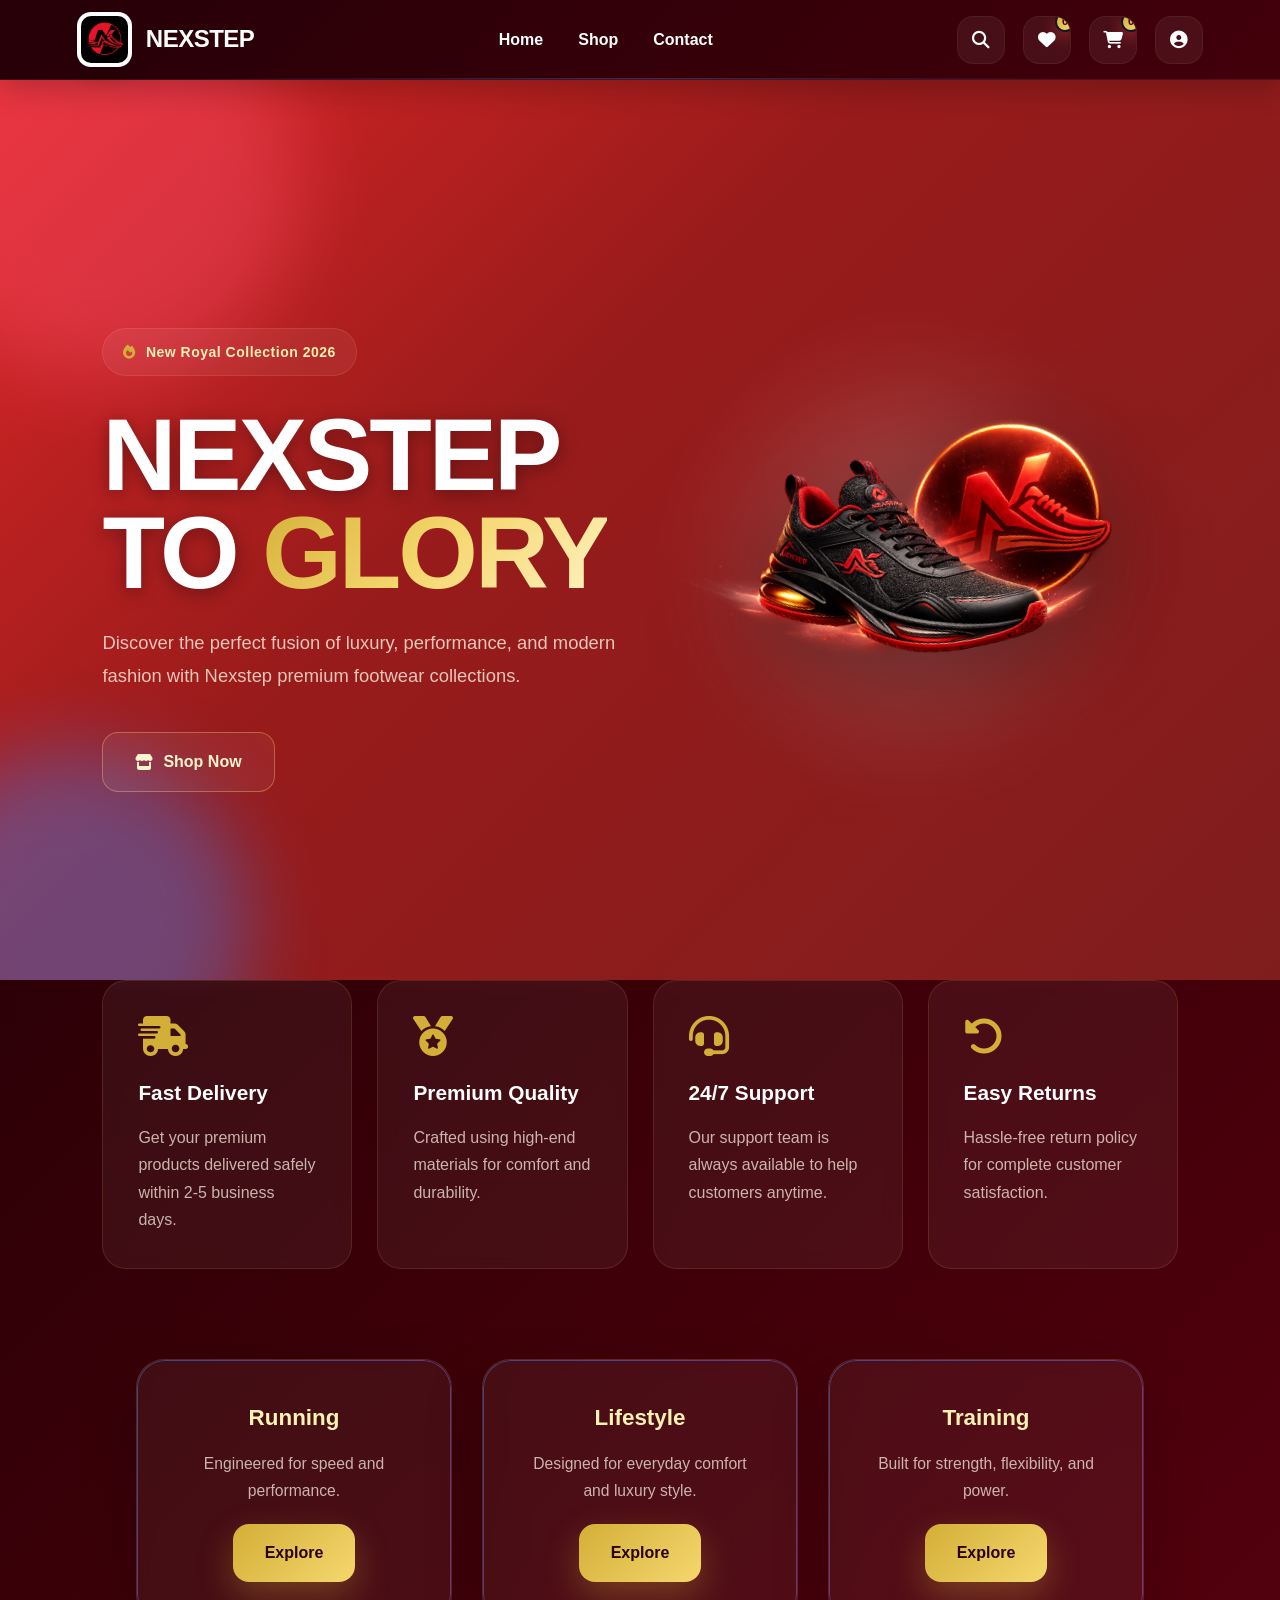
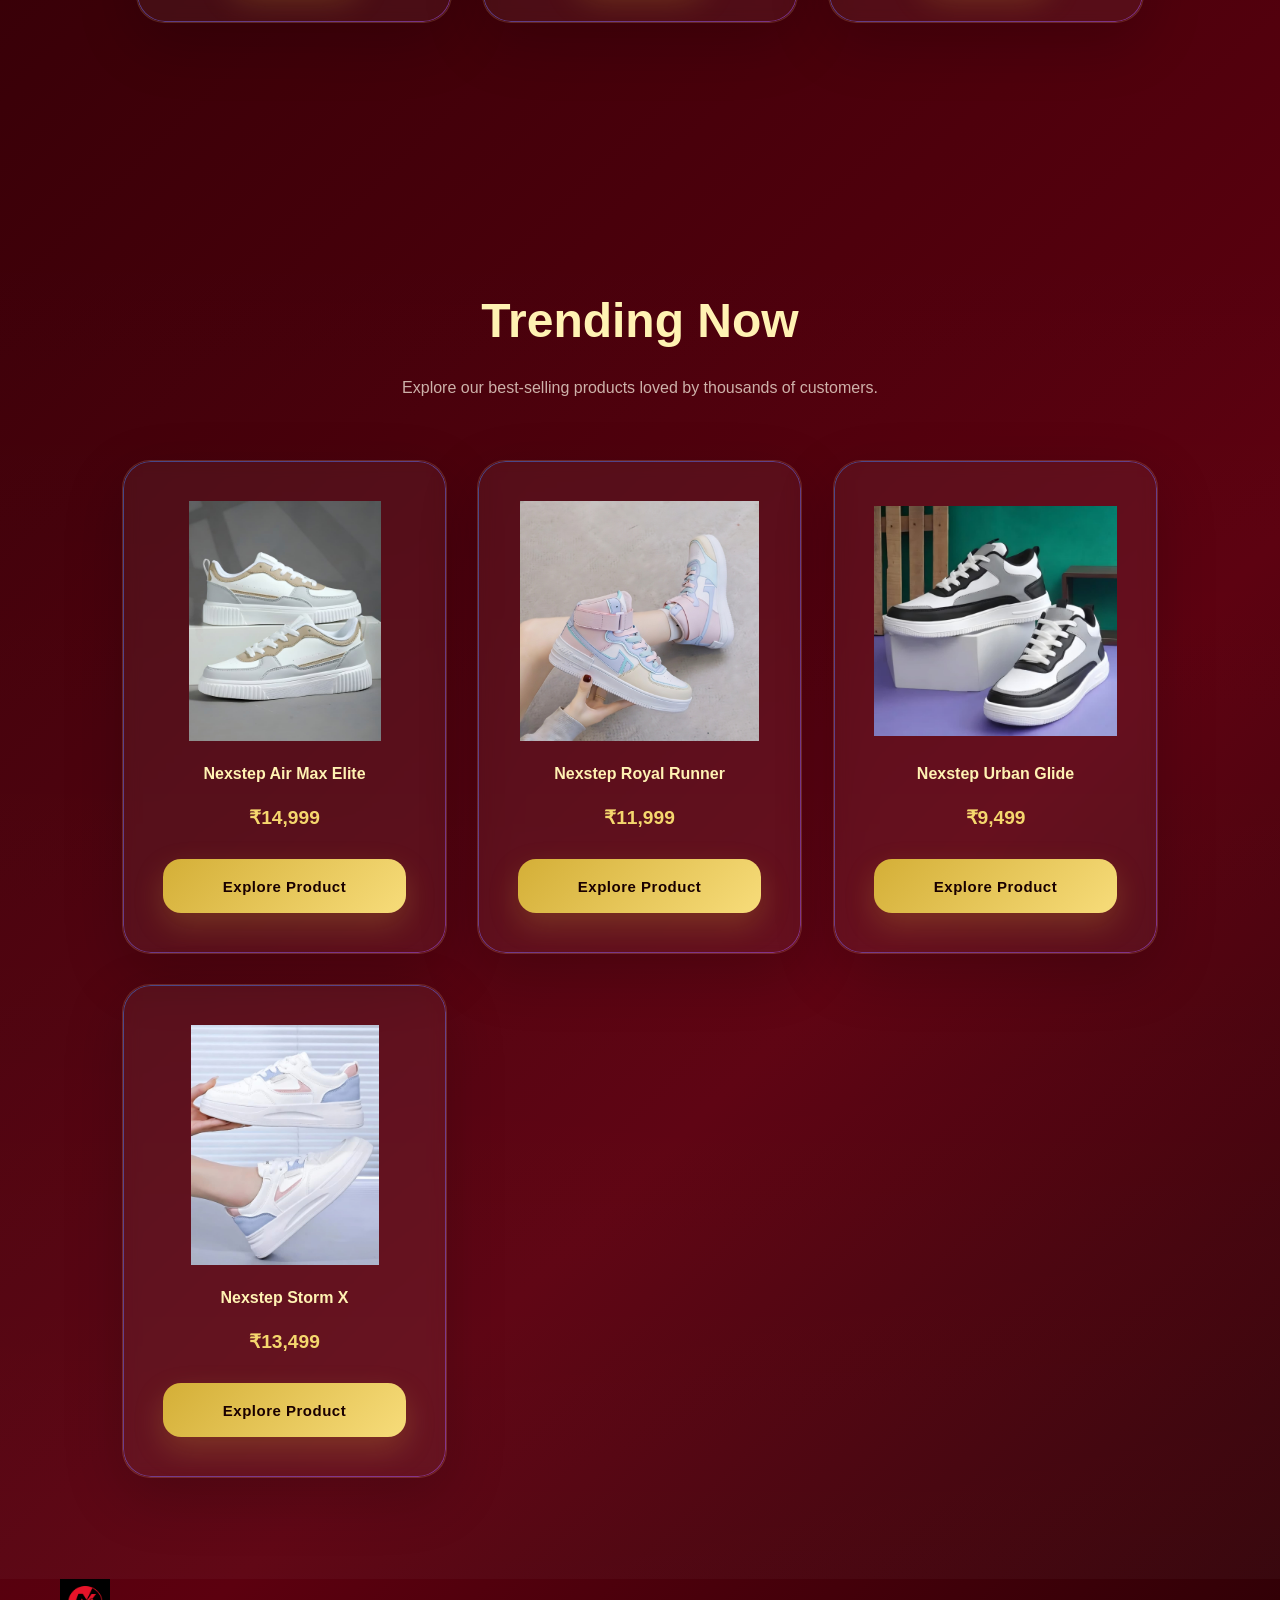
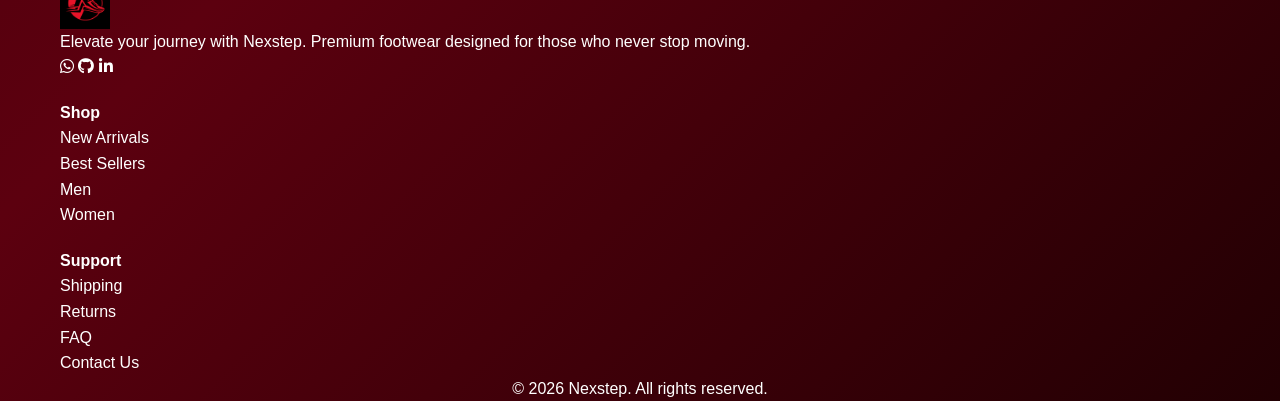
<file: index.html>
<!DOCTYPE html>
<html lang="en">
<head>

    <!-- =========================================================
         META INFO
    ========================================================== -->

    <meta charset="UTF-8">
    <meta name="viewport" content="width=device-width, initial-scale=1.0">

    <title>Nexstep | Elevate Your Journey</title>

    <!-- =========================================================
         GOOGLE FONTS
    ========================================================== -->

    <link rel="preconnect" href="https://fonts.googleapis.com">

    <link rel="preconnect"
          href="https://fonts.gstatic.com"
          crossorigin>

    <link
        href="https://fonts.googleapis.com/css2?family=Poppins:wght@300;400;500;600;700;800;900&display=swap"
        rel="stylesheet"
    >

    <!-- =========================================================
         FONT AWESOME
    ========================================================== -->

    <link rel="stylesheet"
          href="https://cdnjs.cloudflare.com/ajax/libs/font-awesome/6.5.1/css/all.min.css">

    <!-- =========================================================
         CSS FILES
    ========================================================== -->

    <link rel="stylesheet" href="style.css">
    <link rel="stylesheet" href="navbar.css">
    <link rel="stylesheet" href="home.css">
    <link rel="stylesheet" href="animations.css">
    <link rel="stylesheet" href="darkmode.css">
    <link rel="stylesheet" href="responsive.css">

    <!-- =========================================================
         PREMIUM ROYAL RED + GOLD STYLE
    ========================================================== -->

    <style>

        /* =========================================================
           GLOBAL STYLES
        ========================================================== */

        *{
            margin:0;
            padding:0;
            box-sizing:border-box;
        }

        html{
            scroll-behavior:smooth;
        }

        body{
            font-family:'Poppins',sans-serif;

            overflow-x:hidden;

            background:
            linear-gradient(
                135deg,
                #1a0004 0%,
                #3b0008 35%,
                #5c000f 70%,
                #220003 100%
            );

            color:white;
        }

        img{
            max-width:100%;
            display:block;
        }

        a{
            text-decoration:none;
        }

        :root{

            --gold:#d4af37;
            --light-gold:#f5d76e;

            --red:#5c000f;
            --dark-red:#2a0006;

            --glass:
            rgba(255,255,255,0.06);

            --border:
            rgba(255,215,120,0.12);
        }

        /* =========================================================
           BACKGROUND GLOW
        ========================================================== */

        body::before{
            content:"";

            position:fixed;

            width:450px;
            height:450px;

            top:-150px;
            right:-100px;

            background:
            radial-gradient(
                circle,
                rgba(212,175,55,0.16),
                transparent 70%
            );

            filter:blur(70px);

            z-index:-1;
        }

        body::after{
            content:"";

            position:fixed;

            width:350px;
            height:350px;

            bottom:-120px;
            left:-100px;

            background:
            radial-gradient(
                circle,
                rgba(255,0,60,0.12),
                transparent 70%
            );

            filter:blur(70px);

            z-index:-1;
        }

        /* =========================================================
           HERO SECTION
        ========================================================== */

        .hero{

            min-height:100vh;

            display:flex;
            align-items:center;
            justify-content:space-between;

            padding:
            140px 8% 80px;

            position:relative;

            overflow:hidden;
        }

        .hero-content{
            flex:1;
            max-width:650px;
        }

        /* Premium Tag */

        .hero-tag{

            display:inline-flex;
            align-items:center;
            gap:10px;

            padding:12px 20px;

            border-radius:999px;

            background:
            rgba(255,255,255,0.06);

            border:
            1px solid var(--border);

            backdrop-filter:blur(8px);

            margin-bottom:30px;

            font-size:14px;
            font-weight:600;

            color:#fff2b3;
        }

        .hero-tag i{
            color:var(--gold);
        }

        /* Hero Title */

        .hero-title{

            font-size:
            clamp(3.5rem,8vw,6.5rem);

            line-height:0.95;

            font-weight:900;

            letter-spacing:-3px;

            margin-bottom:25px;

            text-transform:uppercase;
        }

        .hero-title span{

            background:
            linear-gradient(
                135deg,
                #d4af37,
                #f5d76e,
                #fff4c7
            );

            -webkit-background-clip:text;
            -webkit-text-fill-color:transparent;
        }

        .hero-subtitle{

            font-size:1.15rem;

            line-height:1.8;

            color:
            rgba(255,245,230,0.78);

            margin-bottom:40px;

            max-width:550px;
        }

        /* =========================================================
           HERO BUTTONS
        ========================================================== */

        .hero-btns{
            display:flex;
            flex-wrap:wrap;
            gap:18px;
        }

        .btn{

            padding:16px 32px;

            border-radius:16px;

            font-weight:700;

            transition:0.4s ease;

            display:inline-flex;
            align-items:center;
            justify-content:center;
            gap:10px;
        }

        .btn-primary{

            background:
            linear-gradient(
                135deg,
                #d4af37,
                #f5d76e
            );

            color:#2a0006 !important;

            border:none;

            box-shadow:
            0 14px 35px
            rgba(212,175,55,0.3);
        }

        .btn-primary:hover{

            transform:
            translateY(-6px);

            box-shadow:
            0 20px 45px
            rgba(212,175,55,0.45);
        }

        .btn-outline{

            border:
            1px solid rgba(255,215,120,0.25);

            background:
            rgba(255,255,255,0.05);

            backdrop-filter:blur(8px);

            color:#fff4d0;
        }

        .btn-outline:hover{

            transform:
            translateY(-6px);

            background:
            rgba(255,255,255,0.08);
        }

        /* =========================================================
           HERO IMAGE
        ========================================================== */

        .hero-image{
            flex:1;
            display:flex;
            justify-content:center;
        }

        .hero-image img{

            width:95%;
            max-width:700px;

            filter:
            drop-shadow(
                0 25px 50px
                rgba(0,0,0,0.4)
            );

            animation:
            floatImage 8s ease-in-out infinite;
        }

        @keyframes floatImage{

            0%{
                transform:translateY(0px);
            }

            50%{
                transform:translateY(-15px);
            }

            100%{
                transform:translateY(0px);
            }
        }

        /* =========================================================
           FEATURE BOXES
        ========================================================== */

        .info-section{

            display:grid;

            grid-template-columns:
            repeat(auto-fit,minmax(240px,1fr));

            gap:25px;

            padding:
            0 8% 100px;
        }

        .info-box{

            background:
            rgba(255,255,255,0.05);

            border:
            1px solid var(--border);

            backdrop-filter:blur(8px);

            border-radius:24px;

            padding:35px;

            transition:0.4s ease;
        }

        .info-box:hover{

            transform:
            translateY(-10px);

            border-color:
            rgba(255,215,120,0.28);

            box-shadow:
            0 18px 40px
            rgba(0,0,0,0.25);
        }

        .info-box i{

            font-size:2.5rem;

            margin-bottom:20px;

            color:var(--gold);
        }

        .info-box h3{

            margin-bottom:15px;

            font-size:1.3rem;
        }

        .info-box p{

            color:
            rgba(255,245,230,0.72);

            line-height:1.7;
        }

        /* =========================================================
           FEATURED CATEGORIES
        ========================================================== */

        .featured-categories{

            display:grid;

            grid-template-columns:
            repeat(auto-fit,minmax(280px,1fr));

            gap:30px;
        }

        .category-card{

            background:
            rgba(255,255,255,0.05);

            border:
            1px solid var(--border);

            border-radius:28px;

            padding:40px;

            backdrop-filter:blur(8px);

            transition:0.45s ease;
        }

        .category-card:hover{

            transform:
            translateY(-12px);

            border-color:
            rgba(255,215,120,0.22);

            box-shadow:
            0 20px 45px
            rgba(0,0,0,0.25);
        }

        .category-card h3,
        .category-card h4{

            color:#fff2b3;

            margin-bottom:15px;
        }

        .category-card p{

            color:
            rgba(255,245,230,0.72);

            margin-bottom:20px;
        }

        /* =========================================================
           TRENDING SECTION
        ========================================================== */

        .bg-alt{

            padding:
            100px 8%;

            background:
            linear-gradient(
                180deg,
                transparent,
                rgba(255,255,255,0.03)
            );
        }

        .section-title{

            text-align:center;

            font-size:3rem;

            margin-bottom:15px;

            color:#fff2b3;
        }

        .section-subtitle{

            text-align:center;

            color:
            rgba(255,245,230,0.72);

            margin-bottom:60px;
        }

        #trending-products{

            display:grid;

            grid-template-columns:
            repeat(auto-fit,minmax(280px,1fr));

            gap:30px;
        }

        #trending-products img{

            width:100%;
            height:240px;

            object-fit:contain;

            margin-bottom:20px;

            transition:0.4s ease;
        }

        #trending-products .category-card:hover img{

            transform:
            scale(1.04)
            rotate(-3deg);
        }

        /* =========================================================
           NEWSLETTER
        ========================================================== */

        .newsletter{

            margin:
            100px 8%;

            padding:60px;

            border-radius:32px;

            background:
            linear-gradient(
                135deg,
                rgba(122,0,22,0.85),
                rgba(212,175,55,0.12)
            );

            border:
            1px solid var(--border);

            text-align:center;
        }

        .newsletter h2{

            font-size:2.5rem;

            margin-bottom:20px;

            color:#fff2b3;
        }

        .newsletter p{

            color:
            rgba(255,245,230,0.72);

            margin-bottom:30px;
        }

        .newsletter-form{

            display:flex;
            justify-content:center;
            gap:15px;

            flex-wrap:wrap;
        }

        .newsletter-form input{

            width:420px;
            max-width:100%;

            padding:18px 20px;

            border:none;
            outline:none;

            border-radius:16px;

            background:
            rgba(255,255,255,0.06);

            color:white;
        }

        /* =========================================================
           RESPONSIVE
        ========================================================== */

        @media(max-width:1100px){

            .hero{

                flex-direction:column;

                text-align:center;
            }

            .hero-content{
                max-width:100%;
            }

            .hero-subtitle{
                margin-inline:auto;
            }

            .hero-btns{
                justify-content:center;
            }

            .hero-image{
                margin-top:60px;
            }
        }

        @media(max-width:768px){

            .hero{
                padding:
                120px 6% 60px;
            }

            .hero-title{
                font-size:3rem;
            }

            .hero-subtitle{
                font-size:1rem;
            }

            .newsletter{
                padding:40px 25px;
            }

            .newsletter h2{
                font-size:2rem;
            }

            .btn{
                width:100%;
            }
        }

    </style>

</head>

<body>

    <!-- =========================================================
         NAVBAR
    ========================================================== -->

    <div id="navbar-placeholder"></div>

    <!-- =========================================================
         HERO SECTION
    ========================================================== -->

    <section class="hero">

        <div class="hero-content fade-in">

            <div class="hero-tag">

                <i class="fas fa-fire"></i>

                New Royal Collection 2026

            </div>

            <h1 class="hero-title">

                NEXSTEP <br>
                TO <span>GLORY</span>

            </h1>

            <p class="hero-subtitle">

                Discover the perfect fusion of luxury,
                performance, and modern fashion with
                Nexstep premium footwear collections.

            </p>

            <div class="hero-btns">

                <a href="products.html"
                   class="btn btn-outline">

                    <i class="fas fa-store"></i>

                    Shop Now

                </a>
                
            </div>

        </div>

        <div class="hero-image">

            <img
                src="nexstep HI.png"
                alt="Nexstep Product"
                class="fade-in" 
            >

        </div>

    </section>

    <!-- =========================================================
         PREMIUM FEATURES
    ========================================================== -->

    <section class="info-section">

        <div class="info-box">

            <i class="fas fa-shipping-fast"></i>

            <h3>Fast Delivery</h3>

            <p>
                Get your premium products delivered
                safely within 2-5 business days.
            </p>

        </div>

        <div class="info-box">

            <i class="fas fa-medal"></i>

            <h3>Premium Quality</h3>

            <p>
                Crafted using high-end materials
                for comfort and durability.
            </p>

        </div>

        <div class="info-box">

            <i class="fas fa-headset"></i>

            <h3>24/7 Support</h3>

            <p>
                Our support team is always available
                to help customers anytime.
            </p>

        </div>

        <div class="info-box">

            <i class="fas fa-rotate-left"></i>

            <h3>Easy Returns</h3>

            <p>
                Hassle-free return policy for
                complete customer satisfaction.
            </p>

        </div>

    </section>

    <!-- =========================================================
         FEATURED CATEGORIES
    ========================================================== -->

    <section class="section-padding container">

        <div class="featured-categories">

            <div class="category-card animate-on-scroll">

                <h3>Running</h3>

                <p>
                    Engineered for speed and
                    performance.
                </p>

                <a href="products.html?category=running"
                   class="btn btn-primary">

                    Explore

                </a>

            </div>

            <div class="category-card animate-on-scroll">

                <h3>Lifestyle</h3>

                <p>
                    Designed for everyday comfort
                    and luxury style.
                </p>

                <a href="products.html?category=lifestyle"
                   class="btn btn-primary">

                    Explore

                </a>

            </div>

            <div class="category-card animate-on-scroll">

                <h3>Training</h3>

                <p>
                    Built for strength, flexibility,
                    and power.
                </p>

                <a href="products.html?category=training"
                   class="btn btn-primary">

                    Explore

                </a>

            </div>

        </div>

    </section>

    <!-- =========================================================
         TRENDING PRODUCTS
    ========================================================== -->

    <section class="bg-alt">

        <div class="container">

            <h2 class="section-title">

                Trending Now

            </h2>

            <p class="section-subtitle">

                Explore our best-selling products
                loved by thousands of customers.

            </p>

            <div id="trending-products">

                <!-- Products via JS -->

            </div>

        </div>

    </section>

 
    <!-- =========================================================
         FOOTER
    ========================================================== -->

    <div id="footer-placeholder"></div>

    <!-- =========================================================
         SCRIPTS
    ========================================================== -->

    <script src="localstorage.js"></script>
    <script src="toast.js"></script>
    <script src="cart.js"></script>
    <script src="darkmode.js"></script>
    <script src="main.js"></script>

   <script>

    /* =========================================================
       LOAD NAVBAR
    ========================================================== */

    fetch('navbar.html')

    .then(res => res.text())

    .then(html => {

        document.getElementById(
            'navbar-placeholder'
        ).innerHTML = html;

        if(typeof Cart !== 'undefined'){

            Cart.updateUI();
        }
    });

    /* =========================================================
       LOAD FOOTER
    ========================================================== */

    fetch('footer.html')

    .then(res => res.text())

    .then(html => {

        document.getElementById(
            'footer-placeholder'
        ).innerHTML = html;
    });
/* =========================================================
   TRENDING PRODUCTS
========================================================== */

fetch('products.json')

.then(res => res.json())

.then(products => {

    const container =
    document.getElementById(
        'trending-products'
    );

    /* CLEAR CONTAINER */

    container.innerHTML = "";

    products
    .slice(0,4)

    .forEach((product) => {

        const card = `

            <div class="category-card fade-in">

                <!-- PRODUCT IMAGE -->

                <img
                    src="${product.image}"
                    alt="${product.name}"

                    onerror="
                    this.src=
                    'assets/images/logo/nexstep-logo.png'
                    "
                >

                <!-- PRODUCT NAME -->

                <h4>

                    ${product.name}

                </h4>

                <!-- PRODUCT PRICE -->

                <p style="
                    color:#f5d76e;
                    font-size:1.2rem;
                    font-weight:700;
                    margin-bottom:25px;
                ">

                    ₹${product.price.toLocaleString('en-IN')}

                </p>

               <!-- PROFESSIONAL VIEW PRODUCT BUTTON -->

<button

    onclick="
    window.location.href=
    'product-details.html?id=${product.id}'
    "

    style="
        width:100%;
        height:54px;

        border:none;
        border-radius:18px;

        background:
        linear-gradient(
            135deg,
            #d4af37,
            #f7dc7a
        );

        color:#1a0000;

        font-size:15px;
        font-weight:700;

        letter-spacing:0.5px;

        cursor:pointer;

        transition:all 0.35s ease;

        display:flex;
        align-items:center;
        justify-content:center;
        gap:12px;

        position:relative;

        overflow:hidden;

        box-shadow:
        0 12px 30px rgba(212,175,55,0.22);
    "

    onmouseover="
    this.style.transform='translateY(-4px)';
    this.style.boxShadow=
    '0 18px 40px rgba(212,175,55,0.35)';
    "

    onmouseout="
    this.style.transform='translateY(0px)';
    this.style.boxShadow=
    '0 12px 30px rgba(212,175,55,0.22)';
    "
>

    <span>

        Explore Product

    </span>

</button>

            </div>

        `;

        container.innerHTML += card;
    });

});

</script>
</file>
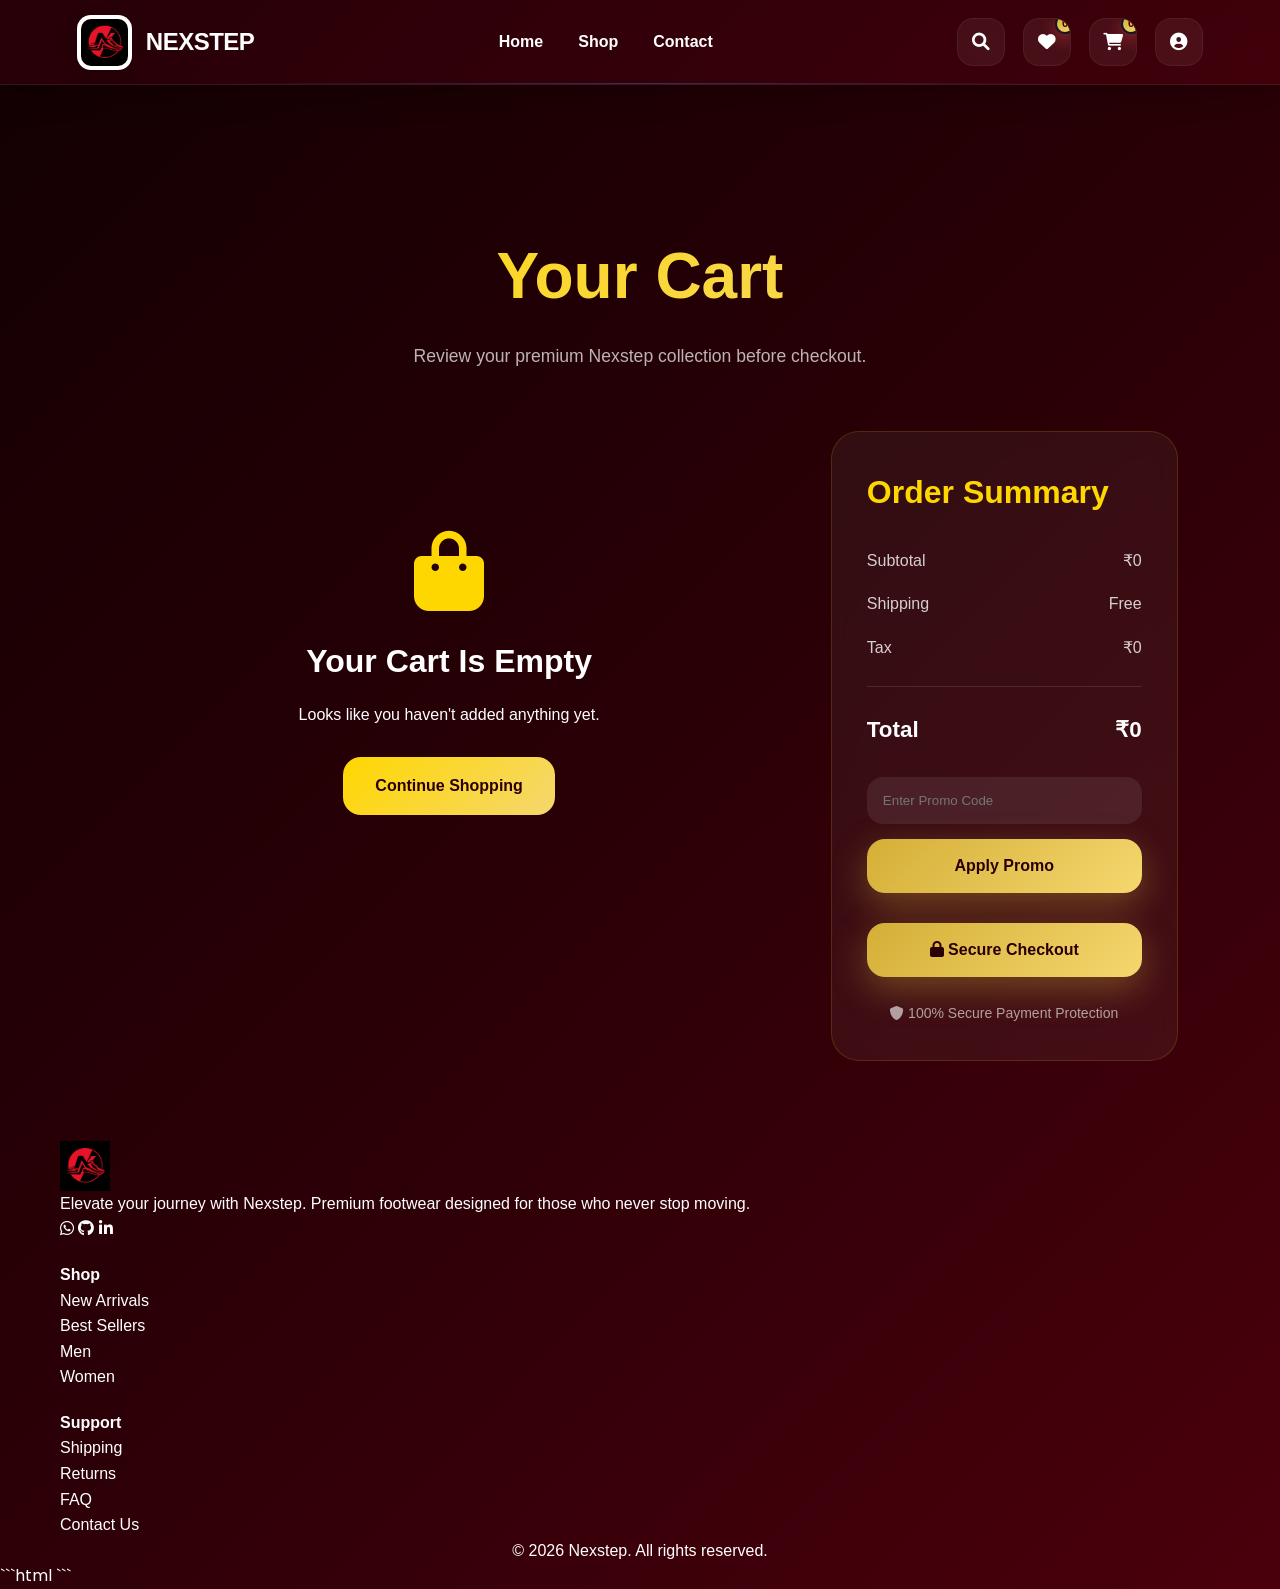
<file: cart.html>
<!DOCTYPE html>
<html lang="en">

<head>

    <!-- =========================================================
         META INFO
    ========================================================== -->

    <meta charset="UTF-8">
    <meta name="viewport" content="width=device-width, initial-scale=1.0">

    <title>Your Cart | Nexstep</title>

    <!-- =========================================================
         GOOGLE FONTS
    ========================================================== -->

    <link rel="preconnect" href="https://fonts.googleapis.com">

    <link rel="preconnect"
          href="https://fonts.gstatic.com"
          crossorigin>

    <link
        href="https://fonts.googleapis.com/css2?family=Poppins:wght@300;400;500;600;700;800;900&display=swap"
        rel="stylesheet"
    >

    <!-- =========================================================
         FONT AWESOME
    ========================================================== -->

    <link rel="stylesheet"
          href="https://cdnjs.cloudflare.com/ajax/libs/font-awesome/6.0.0/css/all.min.css">

    <!-- =========================================================
         CSS FILES
    ========================================================== -->

    <link rel="stylesheet" href="style.css">
    <link rel="stylesheet" href="navbar.css">

    <!-- =========================================================
         PREMIUM CART PAGE STYLE
    ========================================================== -->

    <style>

        *{
            margin:0;
            padding:0;
            box-sizing:border-box;
        }

        body{

            font-family:'Poppins',sans-serif;

            overflow-x:hidden;

            background:
            linear-gradient(
                135deg,
                #120003,
                #2a0006,
                #4a000c
            );

            color:white;
        }

        .cart-page{

            padding:
            140px 8% 80px;
        }

        .cart-header{

            text-align:center;

            margin-bottom:60px;
        }

        .cart-header h1{

            font-size:4rem;

            font-weight:900;

            margin-bottom:15px;

            background:
            linear-gradient(
                135deg,
                #ffd700,
                #f5d76e
            );

            -webkit-background-clip:text;
            -webkit-text-fill-color:transparent;
        }

        .cart-header p{

            color:
            rgba(255,255,255,0.7);

            font-size:1.1rem;
        }

        .cart-layout{

            display:grid;

            grid-template-columns:
            2fr 1fr;

            gap:35px;
        }

        .cart-items{

            display:flex;

            flex-direction:column;

            gap:25px;
        }

        .cart-card{

            background:
            rgba(255,255,255,0.05);

            border:
            1px solid rgba(255,215,0,0.15);

            backdrop-filter:blur(12px);

            border-radius:28px;

            padding:25px;

            display:flex;

            align-items:center;

            gap:25px;

            transition:0.4s ease;
        }

        .cart-card:hover{

            transform:
            translateY(-6px);

            box-shadow:
            0 20px 40px
            rgba(0,0,0,0.25);

            border-color:
            rgba(255,215,0,0.3);
        }

        .cart-card img{

            width:130px;
            height:130px;

            object-fit:cover;

            border-radius:20px;

            background:white;
        }

        .cart-info{

            flex:1;
        }

        .cart-info h3{

            font-size:1.4rem;

            margin-bottom:10px;
        }

        .product-category{

            color:#f5d76e;

            font-size:14px;

            margin-bottom:12px;
        }

        .price{

            font-size:1.2rem;

            font-weight:700;

            color:#ffd700;
        }

        .cart-controls{

            display:flex;

            flex-direction:column;

            align-items:flex-end;

            gap:15px;
        }

        .quantity-box{

            display:flex;

            align-items:center;

            gap:15px;

            background:
            rgba(255,255,255,0.05);

            padding:10px 15px;

            border-radius:14px;
        }

        .qty-btn{

            width:38px;
            height:38px;

            border:none;

            border-radius:12px;

            cursor:pointer;

            font-size:18px;

            font-weight:700;

            color:#2a0006;

            background:
            linear-gradient(
                135deg,
                #ffd700,
                #f5d76e
            );

            transition:0.3s ease;
        }

        .qty-btn:hover{

            transform:scale(1.08);
        }

        .remove-btn{

            background:none;

            border:none;

            color:#ff4d6d;

            cursor:pointer;

            font-weight:600;

            transition:0.3s ease;
        }

        .remove-btn:hover{

            color:#ff758f;
        }

        .cart-summary{

            position:sticky;

            top:120px;

            height:fit-content;

            background:
            rgba(255,255,255,0.05);

            border:
            1px solid rgba(255,215,0,0.15);

            backdrop-filter:blur(12px);

            border-radius:28px;

            padding:35px;
        }

        .summary-title{

            font-size:2rem;

            margin-bottom:30px;

            color:#ffd700;
        }

        .summary-row{

            display:flex;

            justify-content:space-between;

            margin-bottom:18px;

            color:
            rgba(255,255,255,0.8);
        }

        .summary-total{

            margin-top:25px;

            padding-top:25px;

            border-top:
            1px solid rgba(255,255,255,0.1);

            display:flex;

            justify-content:space-between;

            font-size:1.4rem;

            font-weight:700;
        }

        .promo-box{

            margin-top:30px;
        }

        .promo-box input{

            width:100%;

            padding:16px;

            border:none;

            outline:none;

            border-radius:16px;

            background:
            rgba(255,255,255,0.08);

            color:white;

            margin-bottom:15px;
        }

        .btn-primary{

            width:100%;

            padding:18px;

            border:none;

            border-radius:18px;

            cursor:pointer;

            font-size:16px;

            font-weight:700;

            color:#2a0006;

            background:
            linear-gradient(
                135deg,
                #ffd700,
                #f5d76e
            );

            transition:0.4s ease;
        }

        .btn-primary:hover{

            transform:
            translateY(-5px);

            box-shadow:
            0 18px 35px
            rgba(255,215,0,0.3);
        }

        .checkout-btn{

            margin-top:30px;
        }

        .secure-checkout{

            margin-top:25px;

            text-align:center;

            color:
            rgba(255,255,255,0.6);

            font-size:14px;
        }

        .empty-cart{

            text-align:center;

            padding:100px 20px;
        }

        .empty-cart i{

            font-size:5rem;

            color:#ffd700;

            margin-bottom:25px;
        }

        .empty-cart h2{

            margin-bottom:15px;

            font-size:2rem;
        }

        .continue-btn{

            margin-top:30px;

            display:inline-block;

            padding:16px 32px;

            border-radius:18px;

            background:
            linear-gradient(
                135deg,
                #ffd700,
                #f5d76e
            );

            color:#2a0006;

            font-weight:700;
        }

        @media(max-width:1000px){

            .cart-layout{

                grid-template-columns:1fr;
            }

            .cart-summary{

                position:relative;

                top:0;
            }
        }

        @media(max-width:768px){

            .cart-header h1{

                font-size:2.7rem;
            }

            .cart-card{

                flex-direction:column;

                text-align:center;
            }

            .cart-controls{

                align-items:center;
            }
        }

    </style>

</head>

<body>

    <!-- =========================================================
         NAVBAR
    ========================================================== -->

    <div id="navbar-placeholder"></div>

    <!-- =========================================================
         CART PAGE
    ========================================================== -->

    <section class="cart-page">

        <div class="cart-header">

            <h1>Your Cart</h1>

            <p>

                Review your premium Nexstep collection
                before checkout.

            </p>

        </div>

        <div class="cart-layout">

            <!-- =========================================================
                 CART ITEMS
            ========================================================== -->

            <div id="cart-items" class="cart-items">

                <!-- JS ITEMS -->

            </div>

            <!-- =========================================================
                 CART SUMMARY
            ========================================================== -->

            <div class="cart-summary">

                <h2 class="summary-title">

                    Order Summary

                </h2>

                <div class="summary-row">

                    <span>Subtotal</span>

                    <span id="subtotal">

                        $0.00

                    </span>

                </div>

                <div class="summary-row">

                    <span>Shipping</span>

                    <span>

                        Free

                    </span>

                </div>

                <div class="summary-row">

                    <span>Tax</span>

                    <span id="tax">

                        $0.00

                    </span>

                </div>

                <div class="summary-total">

                    <span>Total</span>

                    <span id="total">

                        $0.00

                    </span>

                </div>

                <!-- =========================================================
                     PROMO CODE
                ========================================================== -->

                <div class="promo-box">

                    <input
                        type="text"
                        id="promo-code"
                        placeholder="Enter Promo Code"
                    >

                    <button
                        class="btn-primary"
                        onclick="applyPromo()"
                    >

                        Apply Promo

                    </button>

                </div>

                <a href="signup.html">

                    <button class="btn-primary checkout-btn">

                        <i class="fas fa-lock"></i>

                        Secure Checkout

                    </button>

                </a>

                <div class="secure-checkout">

                    <i class="fas fa-shield-alt"></i>

                    100% Secure Payment Protection

                </div>

            </div>

        </div>

    </section>

    <!-- =========================================================
         FOOTER
    ========================================================== -->

    <div id="footer-placeholder"></div>

    <!-- =========================================================
         JAVASCRIPT FILES
    ========================================================== -->

    <script src="localstorage.js"></script>
    <script src="toast.js"></script>
    <script src="cart.js"></script>
    <script src="main.js"></script>


    ```html
<script>

/* =========================================================
   LOAD NAVBAR
========================================================= */

fetch('navbar.html')

.then(res => res.text())

.then(html => {

    document.getElementById(
        'navbar-placeholder'
    ).innerHTML = html;

    if(typeof Cart !== 'undefined'){

        Cart.updateUI();
    }
});

/* =========================================================
   LOAD FOOTER
========================================================= */

fetch('footer.html')

.then(res => res.text())

.then(html => {

    document.getElementById(
        'footer-placeholder'
    ).innerHTML = html;
});

/* =========================================================
   RENDER CART
========================================================= */

function renderCart(){

    const container =
    document.getElementById(
        'cart-items'
    );

    /* GET REAL CART */

    let items =
    JSON.parse(
        localStorage.getItem('cart')
    ) || [];

    /* UPDATE CART OBJECT */

    if(typeof Cart !== 'undefined'){

        Cart.items = items;
    }

    /* EMPTY CART */

    if(items.length === 0){

        container.innerHTML = `

            <div class="empty-cart">

                <i class="fas fa-shopping-bag"></i>

                <h2>

                    Your Cart Is Empty

                </h2>

                <p>

                    Looks like you haven't
                    added anything yet.

                </p>

                <a href="products.html"
                   class="continue-btn">

                    Continue Shopping

                </a>

            </div>

        `;

        document.getElementById(
            'subtotal'
        ).textContent = '₹0';

        document.getElementById(
            'tax'
        ).textContent = '₹0';

        document.getElementById(
            'total'
        ).textContent = '₹0';

        return;
    }

    /* =====================================================
       SHOW PRODUCTS
    ===================================================== */

    container.innerHTML =
    items.map(item => `

        <div class="cart-card">

            <img
                src="${item.image}"

                alt="${item.name}"

                onerror="
                this.src=
                'nexstep logo.jpeg'
                "
            >

            <div class="cart-info">

                <h3>

                    ${item.name}

                </h3>

                <div class="product-category">

                    ${item.category || 'Premium Sneakers'}

                </div>

                <div class="price">

                    ₹${item.price.toLocaleString('en-IN')}

                </div>

            </div>

            <div class="cart-controls">

                <div class="quantity-box">

                    <button
                        class="qty-btn"

                        onclick="
                        decreaseQty(${item.id})
                        "
                    >

                        -

                    </button>

                    <span>

                        ${item.quantity}

                    </span>

                    <button
                        class="qty-btn"

                        onclick="
                        increaseQty(${item.id})
                        "
                    >

                        +

                    </button>

                </div>

                <button
                    class="remove-btn"

                    onclick="
                    removeItem(${item.id})
                    "
                >

                    <i class="fas fa-trash"></i>

                    Remove

                </button>

            </div>

        </div>

    `).join('');

    /* =====================================================
       CALCULATE SUMMARY
    ===================================================== */

    let subtotal = 0;

    items.forEach(item => {

        subtotal +=
        item.price * item.quantity;
    });

    const tax =
    subtotal * 0.08;

    const total =
    subtotal + tax;

    document.getElementById(
        'subtotal'
    ).textContent =
    `₹${subtotal.toLocaleString('en-IN')}`;

    document.getElementById(
        'tax'
    ).textContent =
    `₹${Math.round(tax).toLocaleString('en-IN')}`;

    document.getElementById(
        'total'
    ).textContent =
    `₹${Math.round(total).toLocaleString('en-IN')}`;
}

/* =========================================================
   INCREASE QUANTITY
========================================================= */

function increaseQty(id){

    let items =
    JSON.parse(
        localStorage.getItem('cart')
    ) || [];

    const product =
    items.find(item => item.id === id);

    if(product){

        product.quantity += 1;
    }

    localStorage.setItem(
        'cart',
        JSON.stringify(items)
    );

    renderCart();

    if(typeof Cart !== 'undefined'){

        Cart.items = items;

        Cart.updateUI();
    }
}

/* =========================================================
   DECREASE QUANTITY
========================================================= */

function decreaseQty(id){

    let items =
    JSON.parse(
        localStorage.getItem('cart')
    ) || [];

    const product =
    items.find(item => item.id === id);

    if(product){

        product.quantity -= 1;

        if(product.quantity <= 0){

            items =
            items.filter(
                item => item.id !== id
            );
        }
    }

    localStorage.setItem(
        'cart',
        JSON.stringify(items)
    );

    renderCart();

    if(typeof Cart !== 'undefined'){

        Cart.items = items;

        Cart.updateUI();
    }
}

/* =========================================================
   REMOVE ITEM
========================================================= */

function removeItem(id){

    let items =
    JSON.parse(
        localStorage.getItem('cart')
    ) || [];

    items =
    items.filter(
        item => item.id !== id
    );

    localStorage.setItem(
        'cart',
        JSON.stringify(items)
    );

    renderCart();

    if(typeof Cart !== 'undefined'){

        Cart.items = items;

        Cart.updateUI();
    }
}

/* =========================================================
   PROMO CODE
========================================================= */

function applyPromo(){

    const promo =
    document.getElementById(
        'promo-code'
    ).value;

    if(promo.toLowerCase() === 'nexstep20'){

        alert(
            'Promo Code Applied Successfully!'
        );

    }else{

        alert(
            'Invalid Promo Code'
        );
    }
}

/* =========================================================
   INITIAL RENDER
========================================================= */

renderCart();

</script>
```

    

</body>
</html>
</file>
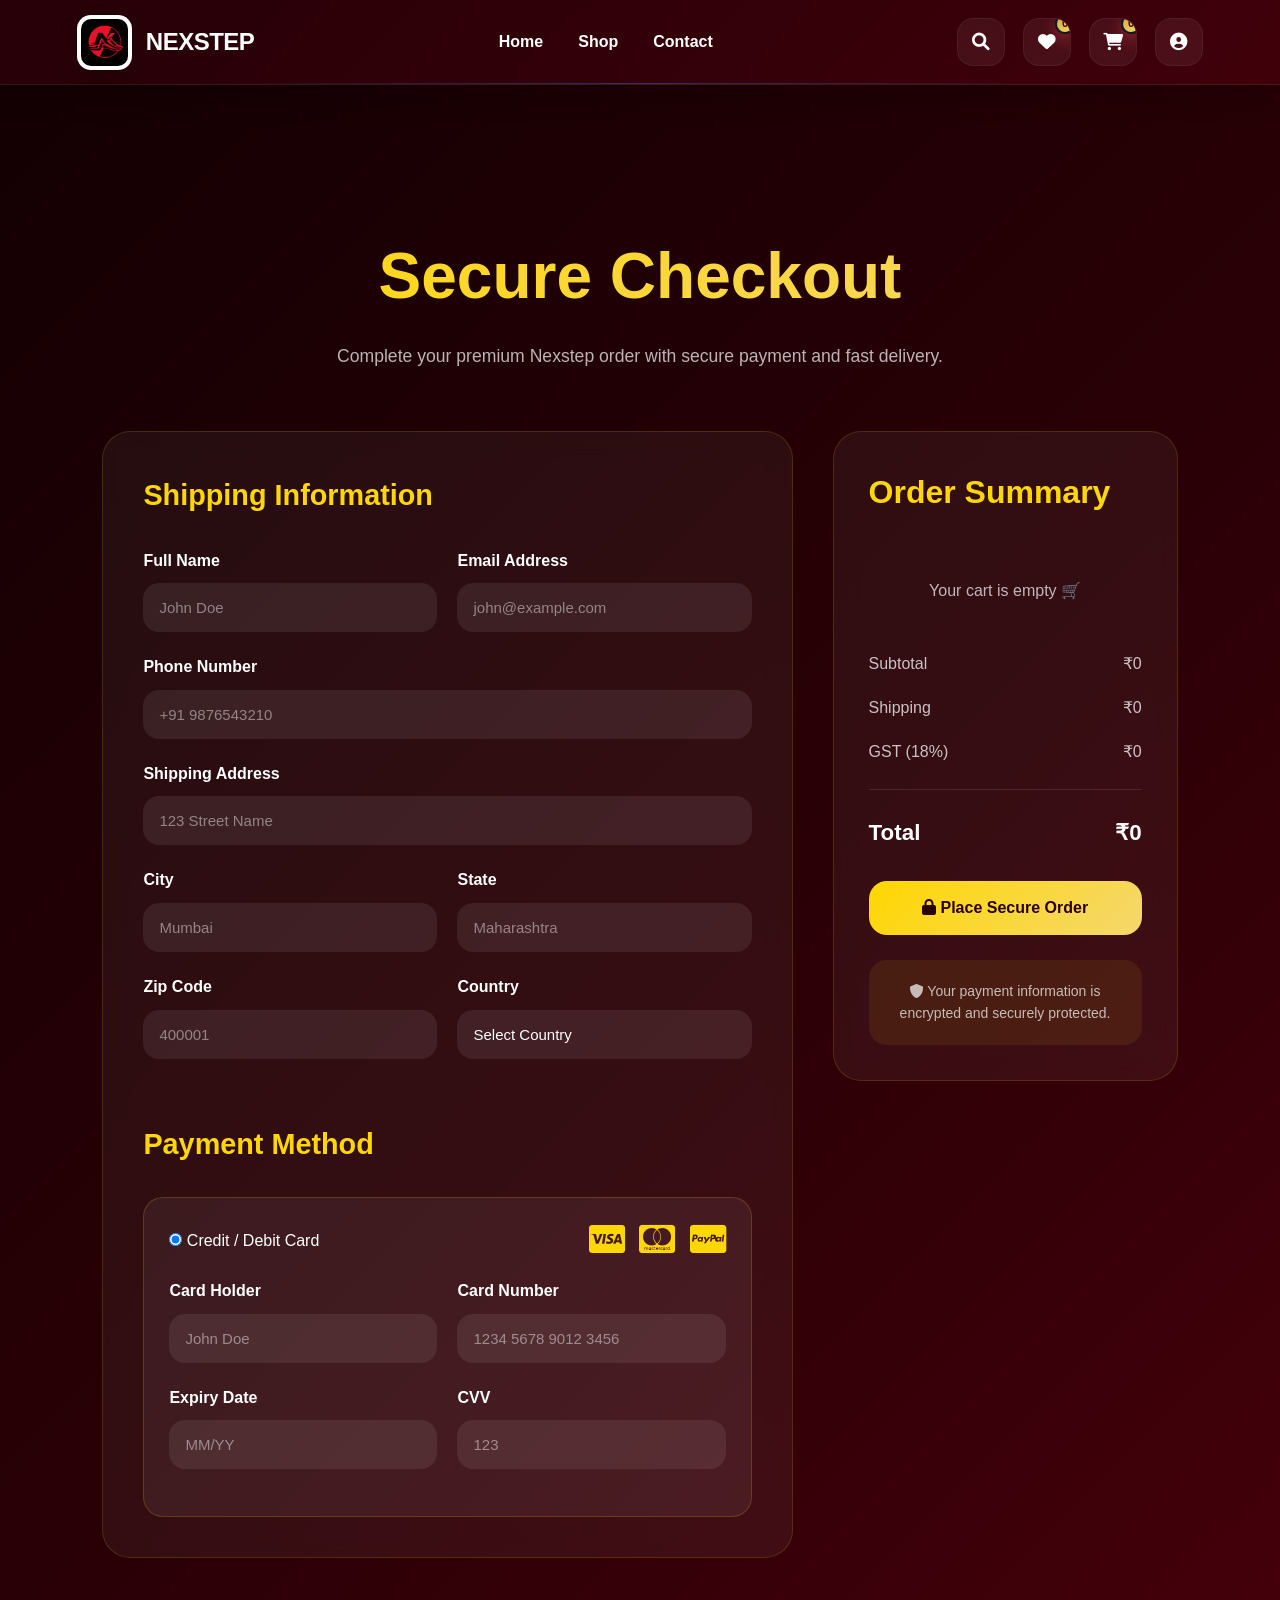
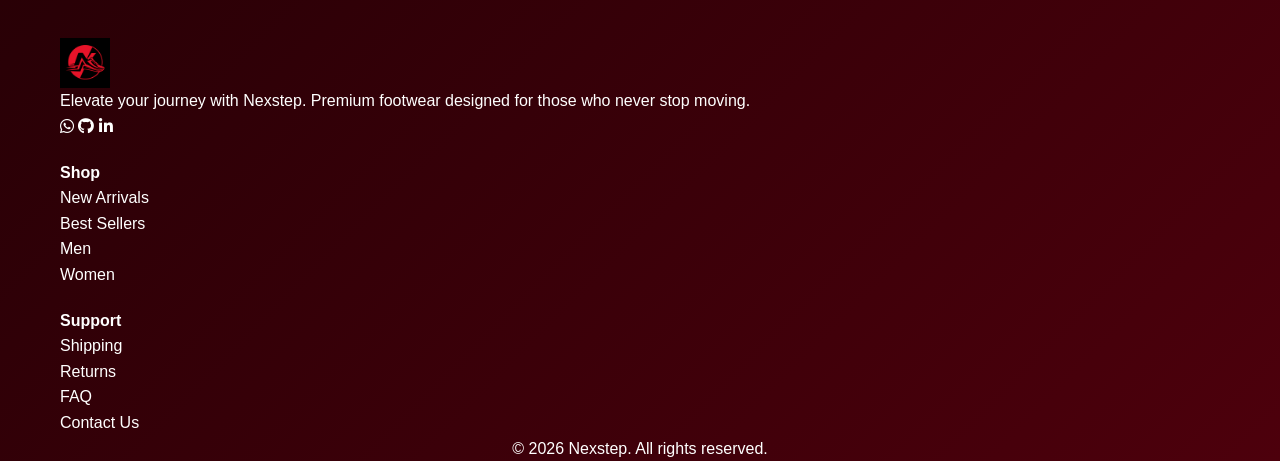
<file: checkout.html>
<!DOCTYPE html>
<html lang="en">

<head>

    <!-- =========================================================
         META INFO
    ========================================================== -->

    <meta charset="UTF-8">
    <meta name="viewport" content="width=device-width, initial-scale=1.0">

    <title>Checkout | Nexstep</title>

    <!-- =========================================================
         GOOGLE FONTS
    ========================================================== -->

    <link rel="preconnect" href="https://fonts.googleapis.com">

    <link rel="preconnect"
          href="https://fonts.gstatic.com"
          crossorigin>

    <link
        href="https://fonts.googleapis.com/css2?family=Poppins:wght@300;400;500;600;700;800;900&display=swap"
        rel="stylesheet"
    >

    <!-- =========================================================
         FONT AWESOME
    ========================================================== -->

    <link rel="stylesheet"
          href="https://cdnjs.cloudflare.com/ajax/libs/font-awesome/6.0.0/css/all.min.css">

    <!-- =========================================================
         CSS FILES
    ========================================================== -->

    <link rel="stylesheet" href="style.css">
    <link rel="stylesheet" href="navbar.css">

    <!-- =========================================================
         PREMIUM CHECKOUT STYLE
    ========================================================== -->

    <style>

        *{
            margin:0;
            padding:0;
            box-sizing:border-box;
        }

        body{

            font-family:'Poppins',sans-serif;

            background:
            linear-gradient(
                135deg,
                #120003,
                #2a0006,
                #4d000c
            );

            color:white;

            overflow-x:hidden;
        }

        .checkout-page{

            padding:
            140px 8% 80px;
        }

        .checkout-header{

            text-align:center;

            margin-bottom:60px;
        }

        .checkout-header h1{

            font-size:4rem;

            font-weight:900;

            margin-bottom:15px;

            background:
            linear-gradient(
                135deg,
                #ffd700,
                #f5d76e
            );

            -webkit-background-clip:text;
            -webkit-text-fill-color:transparent;
        }

        .checkout-header p{

            color:
            rgba(255,255,255,0.7);

            font-size:1.1rem;
        }

        .checkout-layout{

            display:grid;

            grid-template-columns:
            2fr 1fr;

            gap:40px;
        }

        .checkout-form{

            background:
            rgba(255,255,255,0.05);

            border:
            1px solid rgba(255,215,0,0.15);

            backdrop-filter:blur(12px);

            border-radius:28px;

            padding:40px;
        }

        .section-title{

            font-size:1.8rem;

            margin-bottom:30px;

            color:#ffd700;
        }

        .form-grid{

            display:grid;

            grid-template-columns:
            repeat(2,1fr);

            gap:20px;
        }

        .input-box{

            margin-bottom:22px;
        }

        .input-box label{

            display:block;

            margin-bottom:10px;

            font-weight:600;
        }

        .input-box input,
.input-box select{

    width:100%;

    padding:16px;

    border:none;

    outline:none;

    border-radius:16px;

    background:
    rgba(255,255,255,0.08);

    color:white;

    font-size:15px;

    appearance:none;

    -webkit-appearance:none;

    -moz-appearance:none;
}

/* =========================================================
   SELECT OPTION VISIBILITY FIX
========================================================== */

.input-box select option{

    background:#1f1f1f;

    color:white;
}

        .input-box input::placeholder{

            color:
            rgba(255,255,255,0.45);
        }

        .payment-method{

            margin-top:40px;
        }

        .payment-card{

            background:
            rgba(255,255,255,0.06);

            border:
            1px solid rgba(255,215,0,0.18);

            border-radius:20px;

            padding:25px;

            margin-top:20px;

            transition:0.4s ease;
        }

        .payment-card:hover{

            border-color:
            rgba(255,215,0,0.4);

            transform:
            translateY(-4px);
        }

        .payment-top{

            display:flex;

            align-items:center;

            justify-content:space-between;

            margin-bottom:20px;
        }

        .payment-icons i{

            font-size:2rem;

            margin-left:10px;

            color:#ffd700;
        }

        .order-summary{

            background:
            rgba(255,255,255,0.05);

            border:
            1px solid rgba(255,215,0,0.15);

            backdrop-filter:blur(12px);

            border-radius:28px;

            padding:35px;

            height:fit-content;

            position:sticky;

            top:120px;
        }

        .summary-title{

            font-size:2rem;

            margin-bottom:30px;

            color:#ffd700;
        }

        .checkout-item{

            display:flex;

            align-items:center;

            gap:15px;

            margin-bottom:20px;
        }

        .checkout-item img{

            width:70px;
            height:70px;

            border-radius:16px;

            object-fit:cover;

            background:white;
        }

        .checkout-item h4{

            font-size:15px;

            margin-bottom:5px;
        }

        .checkout-item p{

            color:#ffd700;

            font-size:14px;
        }

        .summary-row{

            display:flex;

            justify-content:space-between;

            margin:18px 0;

            color:
            rgba(255,255,255,0.75);
        }

        .summary-total{

            border-top:
            1px solid rgba(255,255,255,0.1);

            padding-top:25px;

            margin-top:25px;

            display:flex;

            justify-content:space-between;

            font-size:1.4rem;

            font-weight:700;
        }

        .secure-info{

            margin-top:25px;

            padding:20px;

            border-radius:18px;

            background:
            rgba(255,215,0,0.08);

            text-align:center;

            color:
            rgba(255,255,255,0.7);

            font-size:14px;
        }

        .place-order-btn{

            width:100%;

            margin-top:30px;

            padding:18px;

            border:none;

            border-radius:18px;

            cursor:pointer;

            font-size:16px;

            font-weight:700;

            color:#2a0006;

            background:
            linear-gradient(
                135deg,
                #ffd700,
                #f5d76e
            );

            transition:0.4s ease;
        }

        .place-order-btn:hover{

            transform:
            translateY(-5px);

            box-shadow:
            0 18px 35px
            rgba(255,215,0,0.3);
        }

        .success-popup{

            position:fixed;

            top:50%;
            left:50%;

            transform:
            translate(-50%,-50%)
            scale(0);

            background:#1f1f1f;

            border:
            1px solid rgba(255,215,0,0.2);

            border-radius:28px;

            padding:50px;

            text-align:center;

            z-index:9999;

            transition:0.4s ease;
        }

        .success-popup.active{

            transform:
            translate(-50%,-50%)
            scale(1);
        }

        .success-popup i{

            font-size:5rem;

            color:#ffd700;

            margin-bottom:20px;
        }

        .success-popup h2{

            margin-bottom:15px;
        }

        @media(max-width:1000px){

            .checkout-layout{

                grid-template-columns:1fr;
            }

            .order-summary{

                position:relative;

                top:0;
            }
        }

        @media(max-width:768px){

            .checkout-header h1{

                font-size:2.7rem;
            }

            .form-grid{

                grid-template-columns:1fr;
            }

            .checkout-form,
            .order-summary{

                padding:25px;
            }
        }

    </style>

</head>

<body>

    <!-- =========================================================
         NAVBAR
    ========================================================== -->

    <div id="navbar-placeholder"></div>

    <!-- =========================================================
         CHECKOUT PAGE
    ========================================================== -->

    <section class="checkout-page">

        <div class="checkout-header">

            <h1>Secure Checkout</h1>

            <p>

                Complete your premium Nexstep order
                with secure payment and fast delivery.

            </p>

        </div>

        <div class="checkout-layout">

            <!-- =========================================================
                 CHECKOUT FORM
            ========================================================== -->

            <div class="checkout-form">

                <!-- SHIPPING -->

                <h2 class="section-title">

                    Shipping Information

                </h2>

                <form id="checkout-form">

                    <div class="form-grid">

                        <div class="input-box">

                            <label>Full Name</label>

                            <input
                                type="text"
                                placeholder="John Doe"
                                required
                            >

                        </div>

                        <div class="input-box">

                            <label>Email Address</label>

                            <input
                                type="email"
                                placeholder="john@example.com"
                                required
                            >

                        </div>

                    </div>

                    <div class="input-box">

                        <label>Phone Number</label>

                        <input
                            type="tel"
                            placeholder="+91 9876543210"
                            required
                        >

                    </div>

                    <div class="input-box">

                        <label>Shipping Address</label>

                        <input
                            type="text"
                            placeholder="123 Street Name"
                            required
                        >

                    </div>

                    <div class="form-grid">

                        <div class="input-box">

                            <label>City</label>

                            <input
                                type="text"
                                placeholder="Mumbai"
                                required
                            >

                        </div>

                        <div class="input-box">

                            <label>State</label>

                            <input
                                type="text"
                                placeholder="Maharashtra"
                                required
                            >

                        </div>

                    </div>

                    <div class="form-grid">

                        <div class="input-box">

                            <label>Zip Code</label>

                            <input
                                type="text"
                                placeholder="400001"
                                required
                            >

                        </div>

                        <div class="input-box">

                            <label>Country</label>

                            <select required>

                                <option value="">

                                    Select Country

                                </option>

                                <option>

                                    India

                                </option>

                                <option>

                                    United States

                                </option>

                                <option>

                                    United Kingdom

                                </option>

                            </select>

                        </div>

                    </div>

                    <!-- PAYMENT -->

                    <div class="payment-method">

                        <h2 class="section-title">

                            Payment Method

                        </h2>

                        <div class="payment-card">

                            <div class="payment-top">

                                <label>

                                    <input
                                        type="radio"
                                        checked
                                    >

                                    Credit / Debit Card

                                </label>

                                <div class="payment-icons">

                                    <i class="fab fa-cc-visa"></i>

                                    <i class="fab fa-cc-mastercard"></i>

                                    <i class="fab fa-cc-paypal"></i>

                                </div>

                            </div>

                            <div class="form-grid">

                                <div class="input-box">

                                    <label>Card Holder</label>

                                    <input
                                        type="text"
                                        placeholder="John Doe"
                                        required
                                    >

                                </div>

                                <div class="input-box">

                                    <label>Card Number</label>

                                    <input
                                        type="text"
                                        placeholder="1234 5678 9012 3456"
                                        required
                                    >

                                </div>

                            </div>

                            <div class="form-grid">

                                <div class="input-box">

                                    <label>Expiry Date</label>

                                    <input
                                        type="text"
                                        placeholder="MM/YY"
                                        required
                                    >

                                </div>

                                <div class="input-box">

                                    <label>CVV</label>

                                    <input
                                        type="password"
                                        placeholder="123"
                                        required
                                    >

                                </div>

                            </div>

                        </div>

                    </div>

                </form>

            </div>

           <!-- =========================================================
     ORDER SUMMARY
========================================================== -->

<div class="order-summary">

    <h2 class="summary-title">

        Order Summary

    </h2>

    <div id="checkout-items">

        <!-- ITEMS WILL LOAD HERE -->

    </div>

    <div class="summary-row">

        <span>Subtotal</span>

        <span id="subtotal">

            ₹0

        </span>

    </div>

    <div class="summary-row">

        <span>Shipping</span>

        <span id="shipping">

            ₹0

        </span>

    </div>

    <div class="summary-row">

        <span>GST (18%)</span>

        <span id="tax">

            ₹0

        </span>

    </div>

    <div class="summary-total">

        <span>Total</span>

        <span id="checkout-total">

            ₹0

        </span>

    </div>

    <button
        class="place-order-btn"
        onclick="placeOrder()"
    >

        <i class="fas fa-lock"></i>

        Place Secure Order

    </button>

    <div class="secure-info">

        <i class="fas fa-shield-alt"></i>

        Your payment information is encrypted
        and securely protected.

    </div>

</div>

        </div>

    </section>

    <!-- =========================================================
         SUCCESS POPUP
    ========================================================== -->

    <div class="success-popup" id="success-popup">

        <i class="fas fa-check-circle"></i>

        <h2>

            Order Placed Successfully!

        </h2>

        <p>

            Thank you for shopping with Nexstep.

        </p>

    </div>

    <!-- =========================================================
         FOOTER
    ========================================================== -->

    <div id="footer-placeholder"></div>

    <!-- =========================================================
         SCRIPTS
    ========================================================== -->

    <script src="localstorage.js"></script>
    <script src="cart.js"></script>
    <script src="main.js"></script>

    <script>

        /* =========================================================
           LOAD NAVBAR
        ========================================================== */

        fetch('navbar.html')

        .then(res => res.text())

        .then(html => {

            document.getElementById(
                'navbar-placeholder'
            ).innerHTML = html;

            if(typeof Cart !== 'undefined'){

                Cart.updateUI();
            }
        });

        /* =========================================================
           LOAD FOOTER
        ========================================================== */

        fetch('footer.html')

        .then(res => res.text())

        .then(html => {

            document.getElementById(
                'footer-placeholder'
            ).innerHTML = html;
        });

    

/* =========================================================
   LOAD NAVBAR
========================================================== */

fetch('navbar.html')

.then(res => res.text())

.then(html => {

    document.getElementById(
        'navbar-placeholder'
    ).innerHTML = html;

    if(typeof Cart !== 'undefined'){

        Cart.updateUI();
    }
});

/* =========================================================
   LOAD FOOTER
========================================================== */

fetch('footer.html')

.then(res => res.text())

.then(html => {

    document.getElementById(
        'footer-placeholder'
    ).innerHTML = html;
});

/* =========================================================
   RENDER CHECKOUT ITEMS
========================================================== */

function renderCheckout(){

    const container =
    document.getElementById(
        'checkout-items'
    );

    /* GET CART ITEMS */

    let items =
    JSON.parse(
        localStorage.getItem('cart')
    ) || [];

    container.innerHTML = '';

    /* EMPTY CART */

    if(items.length === 0){

        container.innerHTML = `

            <div style="
                text-align:center;
                padding:30px;
                color:rgba(255,255,255,0.7);
            ">

                Your cart is empty 🛒

            </div>

        `;

        document.getElementById(
            'subtotal'
        ).textContent = '₹0';

        document.getElementById(
            'shipping'
        ).textContent = '₹0';

        document.getElementById(
            'tax'
        ).textContent = '₹0';

        document.getElementById(
            'checkout-total'
        ).textContent = '₹0';

        return;
    }

    let subtotal = 0;

    /* SHOW PRODUCTS */

    items.forEach(item => {

        const itemTotal =
        item.price * item.quantity;

        subtotal += itemTotal;

        container.innerHTML += `

            <div class="checkout-item">

                <img
                    src="${item.image}"

                    alt="${item.name}"

                    onerror="
                    this.src=
                    'assets/images/logo/nexstep-logo.png'
                    "
                >

                <div style="flex:1;">

                    <h4>

                        ${item.name}

                    </h4>

                    <p>

                        ₹${item.price.toLocaleString('en-IN')}
                        ×
                        ${item.quantity}

                    </p>

                </div>

                <div style="
                    font-weight:700;
                    color:#ffd700;
                ">

                    ₹${itemTotal.toLocaleString('en-IN')}

                </div>

            </div>

        `;
    });

    /* SHIPPING */

    let shipping = 0;

    if(subtotal < 5000){

        shipping = 199;
    }

    /* GST */

    const tax =
    subtotal * 0.18;

    /* FINAL TOTAL */

    const total =
    subtotal + shipping + tax;

    /* UPDATE UI */

    document.getElementById(
        'subtotal'
    ).textContent =
    `₹${subtotal.toLocaleString('en-IN')}`;

    document.getElementById(
        'shipping'
    ).textContent =
    shipping === 0
    ? 'FREE'
    : `₹${shipping.toLocaleString('en-IN')}`;

    document.getElementById(
        'tax'
    ).textContent =
    `₹${Math.round(tax).toLocaleString('en-IN')}`;

    document.getElementById(
        'checkout-total'
    ).textContent =
    `₹${Math.round(total).toLocaleString('en-IN')}`;
}

/* =========================================================
   PLACE ORDER
========================================================== */

function placeOrder(){

    const form =
    document.getElementById(
        'checkout-form'
    );

    if(!form.checkValidity()){

        form.reportValidity();

        return;
    }

    document.getElementById(
        'success-popup'
    ).classList.add(
        'active'
    );

    /* CLEAR CART */

    localStorage.removeItem(
        'cart'
    );

    setTimeout(()=>{

        window.location.href =
        'index.html';

    },3000);
}

/* =========================================================
   INITIAL LOAD
========================================================== */

renderCheckout();

</script>
</body>
</html>
</file>
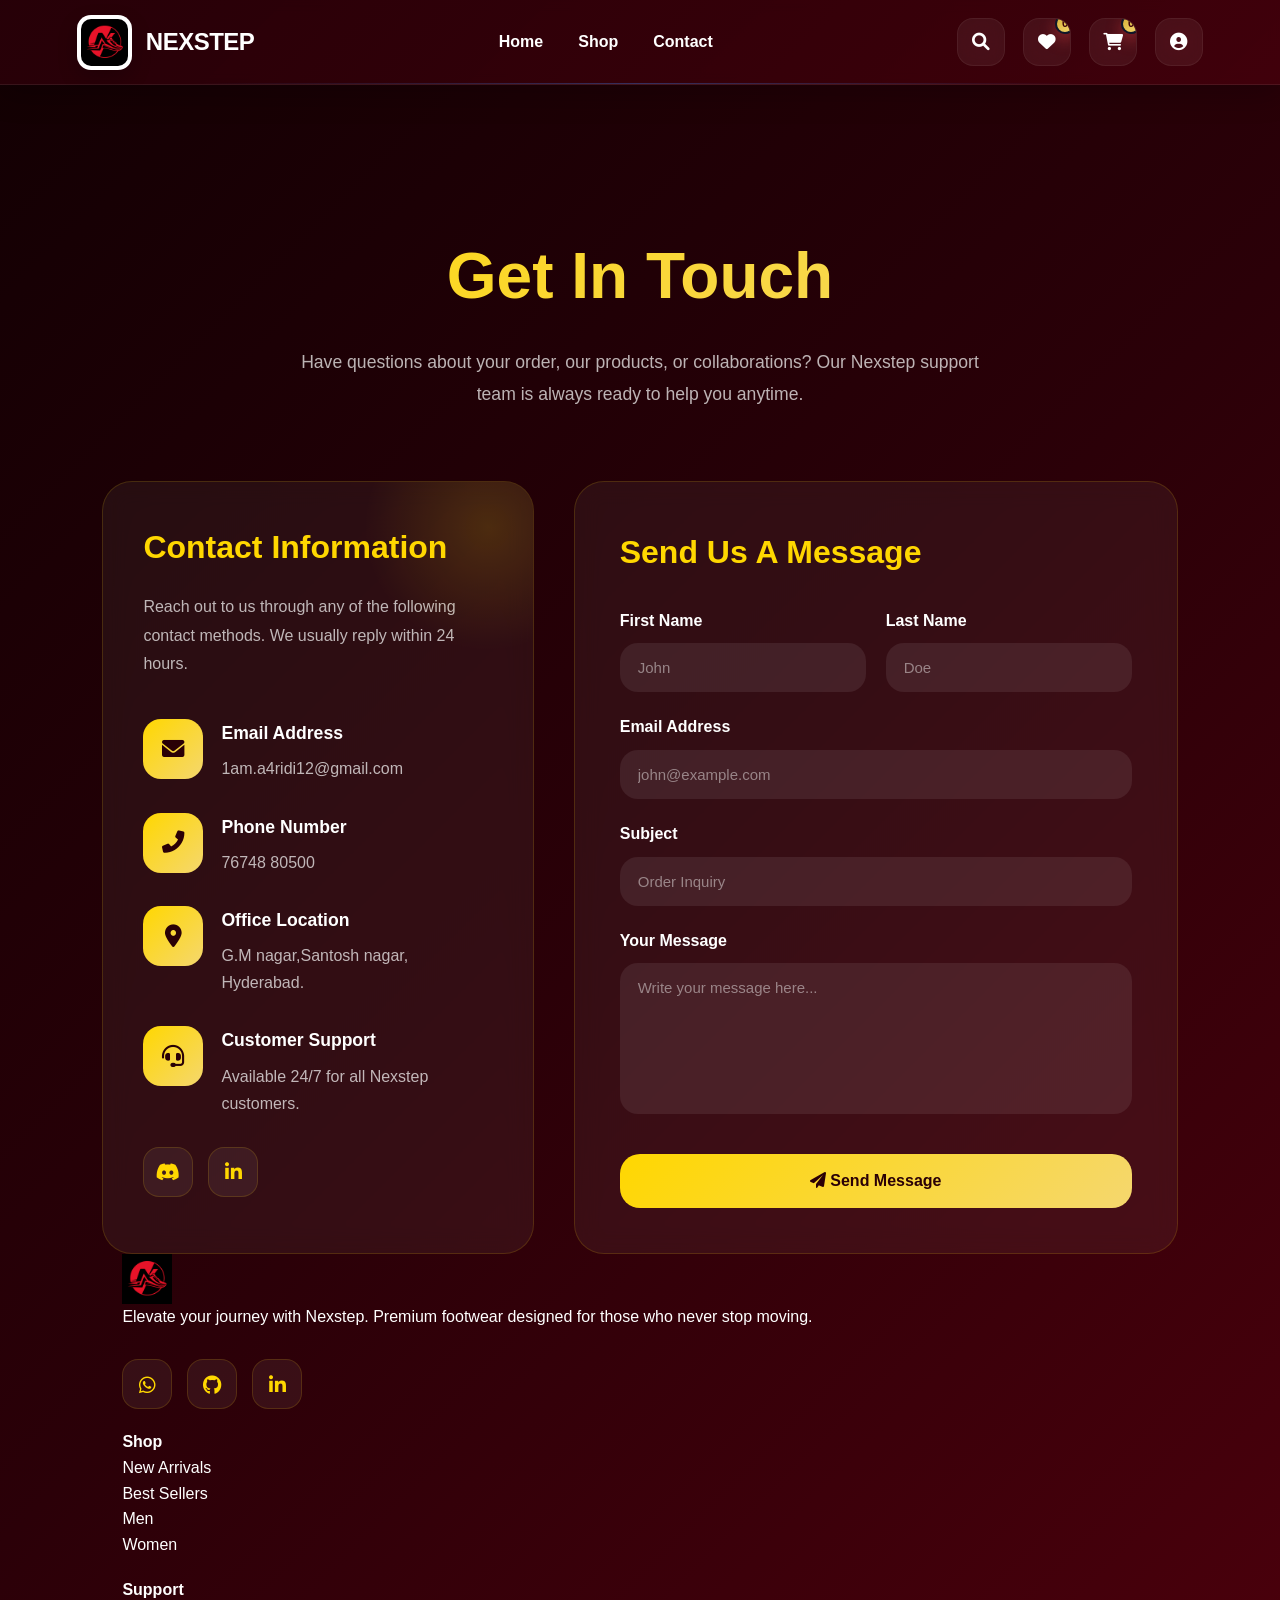
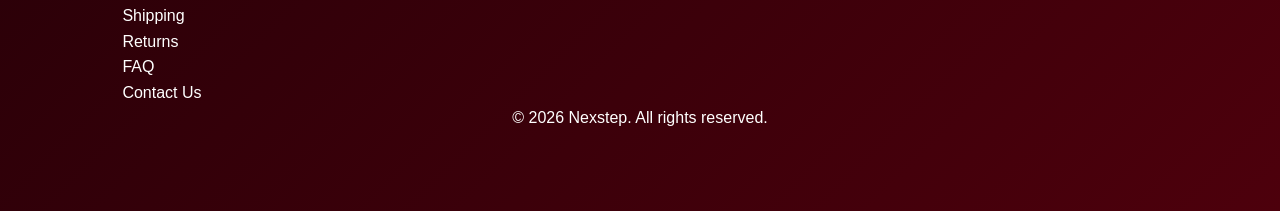
<file: contact.html>
<!DOCTYPE html>
<html lang="en">

<head>

    <!-- =========================================================
         META INFO
    ========================================================== -->

    <meta charset="UTF-8">
    <meta name="viewport" content="width=device-width, initial-scale=1.0">

    <title>Contact Us | Nexstep</title>

    <!-- =========================================================
         GOOGLE FONTS
    ========================================================== -->

    <link rel="preconnect" href="https://fonts.googleapis.com">

    <link rel="preconnect"
          href="https://fonts.gstatic.com"
          crossorigin>

    <link
        href="https://fonts.googleapis.com/css2?family=Poppins:wght@300;400;500;600;700;800;900&display=swap"
        rel="stylesheet"
    >

    <!-- =========================================================
         FONT AWESOME
    ========================================================== -->

    <link rel="stylesheet"
          href="https://cdnjs.cloudflare.com/ajax/libs/font-awesome/6.0.0/css/all.min.css">

    <!-- =========================================================
         CSS FILES
    ========================================================== -->

    <link rel="stylesheet" href="style.css">
    <link rel="stylesheet" href="navbar.css">

    <!-- =========================================================
         PREMIUM CONTACT PAGE STYLE
    ========================================================== -->

    <style>

        *{
            margin:0;
            padding:0;
            box-sizing:border-box;
        }

        body{

            font-family:'Poppins',sans-serif;

            background:
            linear-gradient(
                135deg,
                #120003,
                #2b0008,
                #4d000c
            );

            color:white;

            overflow-x:hidden;
        }

        .contact-page{

            padding:
            140px 8% 80px;
        }

        .contact-header{

            text-align:center;

            margin-bottom:70px;
        }

        .contact-header h1{

            font-size:4rem;

            font-weight:900;

            margin-bottom:20px;

            background:
            linear-gradient(
                135deg,
                #ffd700,
                #f5d76e
            );

            -webkit-background-clip:text;
            -webkit-text-fill-color:transparent;
        }

        .contact-header p{

            max-width:700px;

            margin:auto;

            color:
            rgba(255,255,255,0.7);

            line-height:1.8;

            font-size:1.1rem;
        }

        .contact-layout{

            display:grid;

            grid-template-columns:
            1fr 1.4fr;

            gap:40px;
        }

        /* =========================================================
           CONTACT INFO
        ========================================================== */

        .contact-info{

            background:
            rgba(255,255,255,0.05);

            border:
            1px solid rgba(255,215,0,0.15);

            border-radius:30px;

            padding:40px;

            backdrop-filter:blur(12px);

            position:relative;

            overflow:hidden;
        }

        .contact-info::before{

            content:"";

            position:absolute;

            width:250px;
            height:250px;

            background:
            radial-gradient(
                rgba(255,215,0,0.15),
                transparent 70%
            );

            top:-80px;
            right:-80px;
        }

        .info-title{

            font-size:2rem;

            margin-bottom:20px;

            color:#ffd700;
        }

        .info-description{

            color:
            rgba(255,255,255,0.7);

            line-height:1.8;

            margin-bottom:40px;
        }

        .info-item{

            display:flex;

            align-items:flex-start;

            gap:18px;

            margin-bottom:30px;
        }

        .info-icon{

            width:60px;
            height:60px;

            border-radius:18px;

            display:flex;
            align-items:center;
            justify-content:center;

            background:
            linear-gradient(
                135deg,
                #ffd700,
                #f5d76e
            );

            color:#2a0006;

            font-size:1.4rem;

            flex-shrink:0;
        }

        .info-text h4{

            margin-bottom:8px;

            font-size:1.1rem;
        }

        .info-text p{

            color:
            rgba(255,255,255,0.7);

            line-height:1.7;
        }

        .social-links{

            display:flex;

            gap:15px;

            margin-top:30px;
        }

        .social-links a{

            width:50px;
            height:50px;

            border-radius:16px;

            display:flex;
            align-items:center;
            justify-content:center;

            background:
            rgba(255,255,255,0.06);

            border:
            1px solid rgba(255,215,0,0.15);

            color:#ffd700;

            font-size:1.2rem;

            transition:0.4s ease;
        }

        .social-links a:hover{

            transform:
            translateY(-5px);

            background:
            linear-gradient(
                135deg,
                #ffd700,
                #f5d76e
            );

            color:#2a0006;
        }

        /* =========================================================
           CONTACT FORM
        ========================================================== */

        .contact-form{

            background:
            rgba(255,255,255,0.05);

            border:
            1px solid rgba(255,215,0,0.15);

            border-radius:30px;

            padding:45px;

            backdrop-filter:blur(12px);
        }

        .form-title{

            font-size:2rem;

            margin-bottom:30px;

            color:#ffd700;
        }

        .form-grid{

            display:grid;

            grid-template-columns:
            repeat(2,1fr);

            gap:20px;
        }

        .input-box{

            margin-bottom:22px;
        }

        .input-box label{

            display:block;

            margin-bottom:10px;

            font-weight:600;
        }

        .input-box input,
        .input-box textarea{

            width:100%;

            padding:16px 18px;

            border:none;

            outline:none;

            border-radius:18px;

            background:
            rgba(255,255,255,0.08);

            color:white;

            font-size:15px;

            transition:0.3s ease;
        }

        .input-box input:focus,
        .input-box textarea:focus{

            border:
            1px solid rgba(255,215,0,0.4);

            box-shadow:
            0 0 0 4px
            rgba(255,215,0,0.08);
        }

        .input-box input::placeholder,
        .input-box textarea::placeholder{

            color:
            rgba(255,255,255,0.45);
        }

        textarea{

            resize:none;
        }

        .submit-btn{

            width:100%;

            padding:18px;

            border:none;

            border-radius:20px;

            background:
            linear-gradient(
                135deg,
                #ffd700,
                #f5d76e
            );

            color:#2a0006;

            font-size:16px;

            font-weight:700;

            cursor:pointer;

            transition:0.4s ease;

            margin-top:10px;
        }

        .submit-btn:hover{

            transform:
            translateY(-5px);

            box-shadow:
            0 20px 40px
            rgba(255,215,0,0.25);
        }

        /* =========================================================
           SUCCESS MESSAGE
        ========================================================== */

        .success-message{

            margin-top:25px;

            padding:18px;

            border-radius:18px;

            background:
            rgba(0,255,140,0.08);

            border:
            1px solid rgba(0,255,140,0.2);

            display:none;

            align-items:center;

            gap:12px;

            color:#9dffd0;
        }

        .success-message.active{

            display:flex;
        }

        /* =========================================================
           MAP SECTION
        ========================================================== */

        .map-section{

            margin-top:60px;

            background:
            rgba(255,255,255,0.05);

            border:
            1px solid rgba(255,215,0,0.15);

            border-radius:30px;

            padding:20px;

            overflow:hidden;
        }

        .map-section iframe{

            width:100%;

            height:350px;

            border:none;

            border-radius:20px;
        }

        /* =========================================================
           RESPONSIVE
        ========================================================== */

        @media(max-width:1000px){

            .contact-layout{

                grid-template-columns:1fr;
            }
        }

        @media(max-width:768px){

            .contact-page{

                padding:
                120px 6% 60px;
            }

            .contact-header h1{

                font-size:2.8rem;
            }

            .form-grid{

                grid-template-columns:1fr;
            }

            .contact-info,
            .contact-form{

                padding:30px;
            }
        }

    </style>

</head>

<body>

    <!-- =========================================================
         NAVBAR
    ========================================================== -->

    <div id="navbar-placeholder"></div>

    <!-- =========================================================
         CONTACT PAGE
    ========================================================== -->

    <section class="contact-page">

        <!-- HEADER -->

        <div class="contact-header">

            <h1>Get In Touch</h1>

            <p>

                Have questions about your order,
                our products, or collaborations?
                Our Nexstep support team is always
                ready to help you anytime.

            </p>

        </div>

        <!-- CONTACT LAYOUT -->

        <div class="contact-layout">

            <!-- =========================================================
                 CONTACT INFO
            ========================================================== -->

            <div class="contact-info">

                <h2 class="info-title">

                    Contact Information

                </h2>

                <p class="info-description">

                    Reach out to us through any of
                    the following contact methods.
                    We usually reply within 24 hours.

                </p>

                <!-- EMAIL -->

                <div class="info-item">

                    <div class="info-icon">

                        <i class="fas fa-envelope"></i>

                    </div>

                    <div class="info-text">

                        <h4>Email Address</h4>

                        <p>

                            1am.a4ridi12@gmail.com

                        </p>

                    </div>

                </div>

                <!-- PHONE -->

                <div class="info-item">

                    <div class="info-icon">

                        <i class="fas fa-phone-alt"></i>

                    </div>

                    <div class="info-text">

                        <h4>Phone Number</h4>

                        <p>

                            76748 80500

                        </p>

                    </div>

                </div>

                <!-- LOCATION -->

                <div class="info-item">

                    <div class="info-icon">

                        <i class="fas fa-map-marker-alt"></i>

                    </div>

                    <div class="info-text">

                        <h4>Office Location</h4>

                        <p>
                         G.M nagar,Santosh nagar,
                         Hyderabad.
                        </p>

                    </div>

                </div>

                <!-- SUPPORT -->

                <div class="info-item">

                    <div class="info-icon">

                        <i class="fas fa-headset"></i>

                    </div>

                    <div class="info-text">

                        <h4>Customer Support</h4>

                        <p>

                            Available 24/7 for all
                            Nexstep customers.

                        </p>

                    </div>

                </div>

                <!-- SOCIAL LINKS -->

                <div class="social-links">

                    <a href="https://discord.gg/NgBzUQdQ">

                        <i class="fab fa-discord"></i>

                    </a>

                    <a href="https://www.linkedin.com/in/syed-ahmed-afridi-392900385/">

                        <i class="fab fa-linkedin-in"></i>

                    </a>

                </div>

            </div>

            <!-- =========================================================
                 CONTACT FORM
            ========================================================== -->

            <div class="contact-form">

                <h2 class="form-title">

                    Send Us A Message

                </h2>

                <form id="contactForm">

                    <div class="form-grid">

                        <!-- FIRST NAME -->

                        <div class="input-box">

                            <label>

                                First Name

                            </label>

                            <input
                                type="text"
                                placeholder="John"
                                required
                            >

                        </div>

                        <!-- LAST NAME -->

                        <div class="input-box">

                            <label>

                                Last Name

                            </label>

                            <input
                                type="text"
                                placeholder="Doe"
                                required
                            >

                        </div>

                    </div>

                    <!-- EMAIL -->

                    <div class="input-box">

                        <label>

                            Email Address

                        </label>

                        <input
                            type="email"
                            placeholder="john@example.com"
                            required
                        >

                    </div>

                    <!-- SUBJECT -->

                    <div class="input-box">

                        <label>

                            Subject

                        </label>

                        <input
                            type="text"
                            placeholder="Order Inquiry"
                            required
                        >

                    </div>

                    <!-- MESSAGE -->

                    <div class="input-box">

                        <label>

                            Your Message

                        </label>

                        <textarea
                            rows="7"
                            placeholder="Write your message here..."
                            required
                        ></textarea>

                    </div>

                    <!-- BUTTON -->

                    <button
                        type="submit"
                        class="submit-btn"
                    >

                        <i class="fas fa-paper-plane"></i>

                        Send Message

                    </button>

                    <!-- SUCCESS MESSAGE -->

                    <div
                        class="success-message"
                        id="successMessage"
                    >

                        <i class="fas fa-check-circle"></i>

                        Message sent successfully!
                        Our team will contact you soon.

                    </div>

                </form>

            </div>

        </div>

        

    <!-- =========================================================
         FOOTER
    ========================================================== -->

    <div id="footer-placeholder"></div>

    <!-- =========================================================
         SCRIPTS
    ========================================================== -->

    <script src="main.js"></script>

    <script>

        /* =========================================================
           LOAD NAVBAR
        ========================================================== */

        fetch('navbar.html')

        .then(res => res.text())

        .then(html => {

            document.getElementById(
                'navbar-placeholder'
            ).innerHTML = html;
        });

        /* =========================================================
           LOAD FOOTER
        ========================================================== */

        fetch('footer.html')

        .then(res => res.text())

        .then(html => {

            document.getElementById(
                'footer-placeholder'
            ).innerHTML = html;
        });

        /* =========================================================
           CONTACT FORM SUBMIT
        ========================================================== */

        const form =
        document.getElementById(
            'contactForm'
        );

        form.addEventListener(
            'submit',
            function(e){

                e.preventDefault();

                document
                .getElementById(
                    'successMessage'
                )
                .classList.add(
                    'active'
                );

                form.reset();

                setTimeout(()=>{

                    document
                    .getElementById(
                        'successMessage'
                    )
                    .classList.remove(
                        'active'
                    );

                },4000);
            }
        );

    </script>

</body>

</html>
</file>
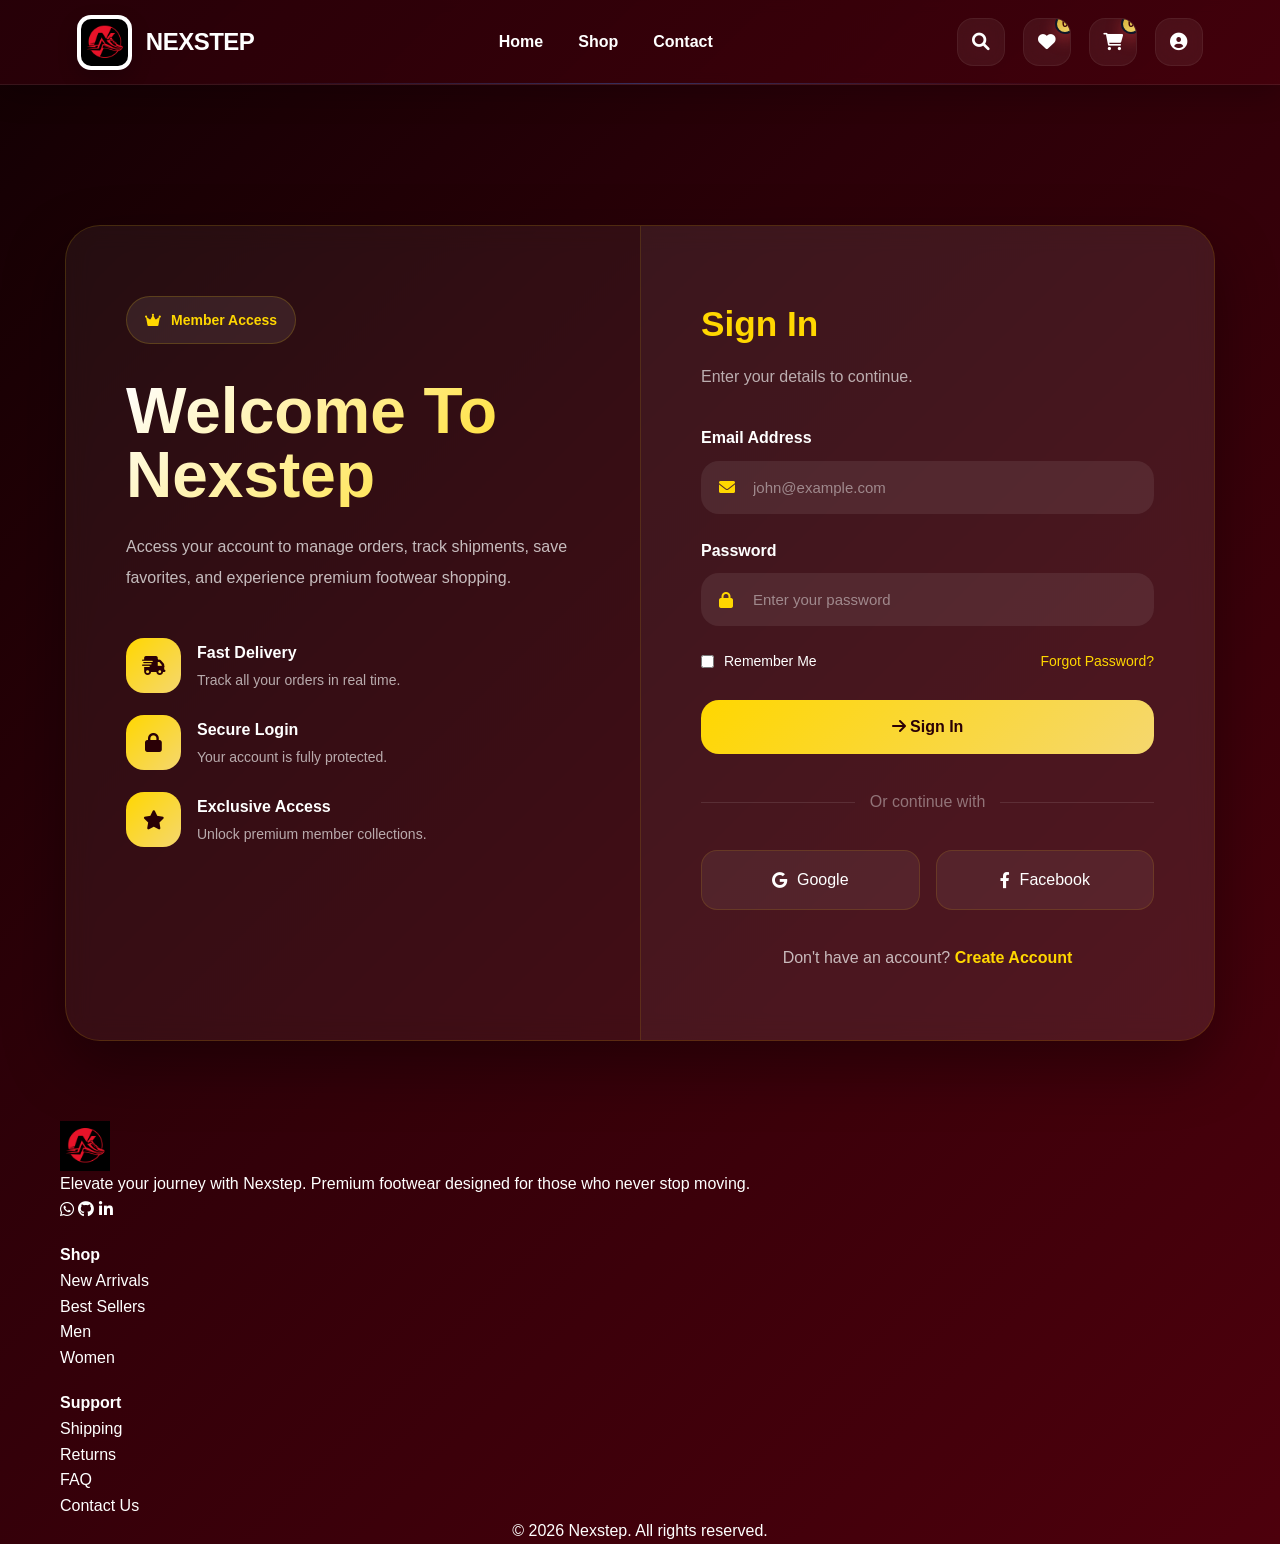
<file: login.html>
<!DOCTYPE html>
<html lang="en">

<head>

    <!-- =========================================================
         META INFO
    ========================================================== -->

    <meta charset="UTF-8">
    <meta name="viewport" content="width=device-width, initial-scale=1.0">

    <title>Login | Nexstep</title>

    <!-- =========================================================
         GOOGLE FONTS
    ========================================================== -->

    <link rel="preconnect" href="https://fonts.googleapis.com">

    <link rel="preconnect"
          href="https://fonts.gstatic.com"
          crossorigin>

    <link
        href="https://fonts.googleapis.com/css2?family=Poppins:wght@300;400;500;600;700;800;900&display=swap"
        rel="stylesheet"
    >

    <!-- =========================================================
         FONT AWESOME
    ========================================================== -->

    <link rel="stylesheet"
          href="https://cdnjs.cloudflare.com/ajax/libs/font-awesome/6.0.0/css/all.min.css">

    <!-- =========================================================
         CSS FILES
    ========================================================== -->

    <link rel="stylesheet" href="style.css">
    <link rel="stylesheet" href="navbar.css">

    <!-- =========================================================
         PREMIUM LOGIN PAGE STYLE
    ========================================================== -->

    <style>

        *{
            margin:0;
            padding:0;
            box-sizing:border-box;
        }

        body{

            font-family:'Poppins',sans-serif;

            min-height:100vh;

            overflow-x:hidden;

            background:
            linear-gradient(
                135deg,
                #120003 0%,
                #2b0008 35%,
                #4d000c 100%
            );

            color:white;

            position:relative;
        }

        /* =========================================================
           BACKGROUND GLOW EFFECTS
        ========================================================== */

        body::before{

            content:"";

            position:fixed;

            width:400px;
            height:400px;

            background:
            radial-gradient(
                rgba(255,215,0,0.18),
                transparent 70%
            );

            top:-100px;
            right:-100px;

            filter:blur(60px);

            z-index:-1;
        }

        body::after{

            content:"";

            position:fixed;

            width:300px;
            height:300px;

            background:
            radial-gradient(
                rgba(255,0,80,0.18),
                transparent 70%
            );

            bottom:-100px;
            left:-100px;

            filter:blur(60px);

            z-index:-1;
        }

        /* =========================================================
           LOGIN SECTION
        ========================================================== */

        .login-section{

            min-height:100vh;

            display:flex;
            align-items:center;
            justify-content:center;

            padding:
            140px 20px 80px;
        }

        .login-container{

            width:100%;
            max-width:1150px;

            display:grid;

            grid-template-columns:
            1fr 1fr;

            overflow:hidden;

            border-radius:35px;

            background:
            rgba(255,255,255,0.05);

            border:
            1px solid rgba(255,215,0,0.15);

            backdrop-filter:blur(12px);

            box-shadow:
            0 25px 60px
            rgba(0,0,0,0.35);
        }

        /* =========================================================
           LEFT SIDE
        ========================================================== */

        .login-left{

            padding:70px 60px;

            position:relative;
        }

        .premium-tag{

            display:inline-flex;
            align-items:center;
            gap:10px;

            padding:12px 18px;

            border-radius:999px;

            background:
            rgba(255,255,255,0.08);

            border:
            1px solid rgba(255,215,0,0.18);

            color:#ffd700;

            font-size:14px;

            font-weight:600;

            margin-bottom:35px;
        }

        .login-title{

            font-size:4rem;

            line-height:1;

            font-weight:900;

            margin-bottom:25px;

            background:
            linear-gradient(
                135deg,
                #ffffff,
                #ffd700
            );

            -webkit-background-clip:text;
            -webkit-text-fill-color:transparent;
        }

        .login-description{

            color:
            rgba(255,255,255,0.72);

            line-height:1.9;

            margin-bottom:45px;

            max-width:480px;
        }

        .feature-list{

            display:flex;
            flex-direction:column;
            gap:22px;
        }

        .feature-item{

            display:flex;
            align-items:center;
            gap:16px;
        }

        .feature-icon{

            width:55px;
            height:55px;

            border-radius:18px;

            display:flex;
            align-items:center;
            justify-content:center;

            background:
            linear-gradient(
                135deg,
                #ffd700,
                #f5d76e
            );

            color:#2a0006;

            font-size:1.2rem;
        }

        .feature-item h4{

            margin-bottom:4px;
        }

        .feature-item p{

            font-size:14px;

            color:
            rgba(255,255,255,0.65);
        }

        /* =========================================================
           RIGHT SIDE
        ========================================================== */

        .login-right{

            background:
            rgba(255,255,255,0.04);

            padding:70px 60px;

            border-left:
            1px solid rgba(255,215,0,0.12);
        }

        .form-title{

            font-size:2.2rem;

            margin-bottom:12px;

            color:#ffd700;
        }

        .form-subtitle{

            color:
            rgba(255,255,255,0.65);

            margin-bottom:35px;
        }

        .input-box{

            margin-bottom:24px;
        }

        .input-box label{

            display:block;

            margin-bottom:10px;

            font-weight:600;
        }

        .input-wrapper{

            position:relative;
        }

        .input-wrapper i{

            position:absolute;

            left:18px;
            top:50%;

            transform:translateY(-50%);

            color:#ffd700;
        }

        .input-wrapper input{

            width:100%;

            padding:
            18px 18px 18px 52px;

            border:none;

            outline:none;

            border-radius:18px;

            background:
            rgba(255,255,255,0.08);

            color:white;

            font-size:15px;

            transition:0.3s ease;
        }

        .input-wrapper input:focus{

            border:
            1px solid rgba(255,215,0,0.35);

            box-shadow:
            0 0 0 4px
            rgba(255,215,0,0.08);
        }

        .input-wrapper input::placeholder{

            color:
            rgba(255,255,255,0.45);
        }

        /* =========================================================
           OPTIONS
        ========================================================== */

        .login-options{

            display:flex;

            align-items:center;

            justify-content:space-between;

            margin-bottom:28px;

            flex-wrap:wrap;

            gap:12px;
        }

        .remember{

            display:flex;
            align-items:center;
            gap:10px;

            font-size:14px;
        }

        .remember input{

            accent-color:#ffd700;
        }

        .forgot-link{

            color:#ffd700;

            font-size:14px;

            text-decoration:none;
        }

        /* =========================================================
           BUTTON
        ========================================================== */

        .login-btn{

            width:100%;

            border:none;

            outline:none;

            padding:18px;

            border-radius:18px;

            cursor:pointer;

            font-size:16px;

            font-weight:700;

            color:#2a0006;

            background:
            linear-gradient(
                135deg,
                #ffd700,
                #f5d76e
            );

            transition:0.4s ease;
        }

        .login-btn:hover{

            transform:
            translateY(-5px);

            box-shadow:
            0 20px 40px
            rgba(255,215,0,0.28);
        }

        /* =========================================================
           DIVIDER
        ========================================================== */

        .divider{

            display:flex;
            align-items:center;

            gap:15px;

            margin:35px 0;

            color:
            rgba(255,255,255,0.4);
        }

        .divider::before,
        .divider::after{

            content:"";

            flex:1;

            height:1px;

            background:
            rgba(255,255,255,0.1);
        }

        /* =========================================================
           SOCIAL LOGIN
        ========================================================== */

        .social-login{

            display:grid;

            grid-template-columns:
            repeat(2,1fr);

            gap:16px;
        }

        .social-btn{

            padding:16px;

            border-radius:16px;

            background:
            rgba(255,255,255,0.06);

            border:
            1px solid rgba(255,215,0,0.12);

            color:white;

            text-decoration:none;

            display:flex;
            align-items:center;
            justify-content:center;
            gap:10px;

            transition:0.3s ease;
        }

        .social-btn:hover{

            transform:
            translateY(-4px);

            background:
            rgba(255,255,255,0.1);
        }

        /* =========================================================
           SIGNUP LINK
        ========================================================== */

        .signup-text{

            text-align:center;

            margin-top:35px;

            color:
            rgba(255,255,255,0.7);
        }

        .signup-text a{

            color:#ffd700;

            font-weight:700;

            text-decoration:none;
        }

        /* =========================================================
           SUCCESS MESSAGE
        ========================================================== */

        .success-message{

            margin-top:20px;

            padding:18px;

            border-radius:16px;

            background:
            rgba(0,255,140,0.08);

            border:
            1px solid rgba(0,255,140,0.2);

            color:#9dffd0;

            display:none;

            align-items:center;

            gap:10px;
        }

        .success-message.active{

            display:flex;
        }

        /* =========================================================
           RESPONSIVE
        ========================================================== */

        @media(max-width:980px){

            .login-container{

                grid-template-columns:1fr;
            }

            .login-right{

                border-left:none;

                border-top:
                1px solid rgba(255,215,0,0.12);
            }
        }

        @media(max-width:768px){

            .login-left,
            .login-right{

                padding:45px 30px;
            }

            .login-title{

                font-size:2.8rem;
            }

            .social-login{

                grid-template-columns:1fr;
            }
        }

    </style>

</head>

<body>

    <!-- =========================================================
         NAVBAR
    ========================================================== -->

    <div id="navbar-placeholder"></div>

    <!-- =========================================================
         LOGIN SECTION
    ========================================================== -->

    <section class="login-section">

        <div class="login-container">

            <!-- =========================================================
                 LEFT SIDE
            ========================================================== -->

            <div class="login-left">

                <div class="premium-tag">

                    <i class="fas fa-crown"></i>

                     Member Access

                </div>

                <h1 class="login-title">

                    Welcome To Nexstep

                </h1>

                <p class="login-description">

                    Access your account to manage orders,
                    track shipments, save favorites,
                    and experience premium footwear shopping.

                </p>

                <div class="feature-list">

                    <div class="feature-item">

                        <div class="feature-icon">

                            <i class="fas fa-shipping-fast"></i>

                        </div>

                        <div>

                            <h4>Fast Delivery</h4>

                            <p>

                                Track all your orders in real time.

                            </p>

                        </div>

                    </div>

                    <div class="feature-item">

                        <div class="feature-icon">

                            <i class="fas fa-lock"></i>

                        </div>

                        <div>

                            <h4>Secure Login</h4>

                            <p>

                                Your account is fully protected.

                            </p>

                        </div>

                    </div>

                    <div class="feature-item">

                        <div class="feature-icon">

                            <i class="fas fa-star"></i>

                        </div>

                        <div>

                            <h4>Exclusive Access</h4>

                            <p>

                                Unlock premium member collections.

                            </p>

                        </div>

                    </div>

                </div>

            </div>

            <!-- =========================================================
                 RIGHT SIDE
            ========================================================== -->

            <div class="login-right">

                <h2 class="form-title">

                    Sign In

                </h2>

                <p class="form-subtitle">

                    Enter your details to continue.

                </p>

                <form id="loginForm">

                    <!-- EMAIL -->

                    <div class="input-box">

                        <label>Email Address</label>

                        <div class="input-wrapper">

                            <i class="fas fa-envelope"></i>

                            <input
                                type="email"
                                id="email"
                                placeholder="john@example.com"
                                required
                            >

                        </div>

                    </div>

                    <!-- PASSWORD -->

                    <div class="input-box">

                        <label>Password</label>

                        <div class="input-wrapper">

                            <i class="fas fa-lock"></i>

                            <input
                                type="password"
                                id="password"
                                placeholder="Enter your password"
                                required
                            >

                        </div>

                    </div>

                    <!-- OPTIONS -->

                    <div class="login-options">

                        <label class="remember">

                            <input type="checkbox">

                            Remember Me

                        </label>

                        <a href="#"
                           class="forgot-link">

                            Forgot Password?

                        </a>

                    </div>

                    <!-- BUTTON -->

                    <button
                        type="submit"
                        class="login-btn"
                    >

                        <i class="fas fa-arrow-right"></i>

                        Sign In

                    </button>

                    <!-- SUCCESS -->

                    <div
                        class="success-message"
                        id="successMessage"
                    >

                        <i class="fas fa-check-circle"></i>

                        Login successful! Redirecting...

                    </div>

                </form>

                <!-- DIVIDER -->

                <div class="divider">

                    Or continue with

                </div>

                <!-- SOCIAL LOGIN -->

                <div class="social-login">

                    <a href="#"
                       class="social-btn">

                        <i class="fab fa-google"></i>

                        Google

                    </a>

                    <a href="#"
                       class="social-btn">

                        <i class="fab fa-facebook-f"></i>

                        Facebook

                    </a>

                </div>

                <!-- SIGNUP -->

                <p class="signup-text">

                    Don't have an account?

                    <a href="signup.html">

                        Create Account

                    </a>

                </p>

            </div>

        </div>

    </section>

    <!-- =========================================================
         FOOTER
    ========================================================== -->

    <div id="footer-placeholder"></div>

    <!-- =========================================================
         SCRIPTS
    ========================================================== -->

    <script src="main.js"></script>

    <script>

        /* =========================================================
           LOAD NAVBAR
        ========================================================== */

        fetch('navbar.html')

        .then(res => res.text())

        .then(html => {

            document.getElementById(
                'navbar-placeholder'
            ).innerHTML = html;
        });

        /* =========================================================
           LOAD FOOTER
        ========================================================== */

        fetch('footer.html')

        .then(res => res.text())

        .then(html => {

            document.getElementById(
                'footer-placeholder'
            ).innerHTML = html;
        });

        /* =========================================================
           LOGIN FORM
        ========================================================== */

        const loginForm =
        document.getElementById(
            'loginForm'
        );

        loginForm.addEventListener(
            'submit',
            function(e){

                e.preventDefault();

                const email =
                document.getElementById(
                    'email'
                ).value;

                const password =
                document.getElementById(
                    'password'
                ).value;

                if(
                    email === "" ||
                    password === ""
                ){

                    alert(
                        "Please fill all fields."
                    );

                    return;
                }

                document
                .getElementById(
                    'successMessage'
                )
                .classList.add(
                    'active'
                );

                setTimeout(()=>{

                    window.location.href =
                    "checkout.html";

                },2000);
            }
        );

    </script>

</body>

</html>
</file>
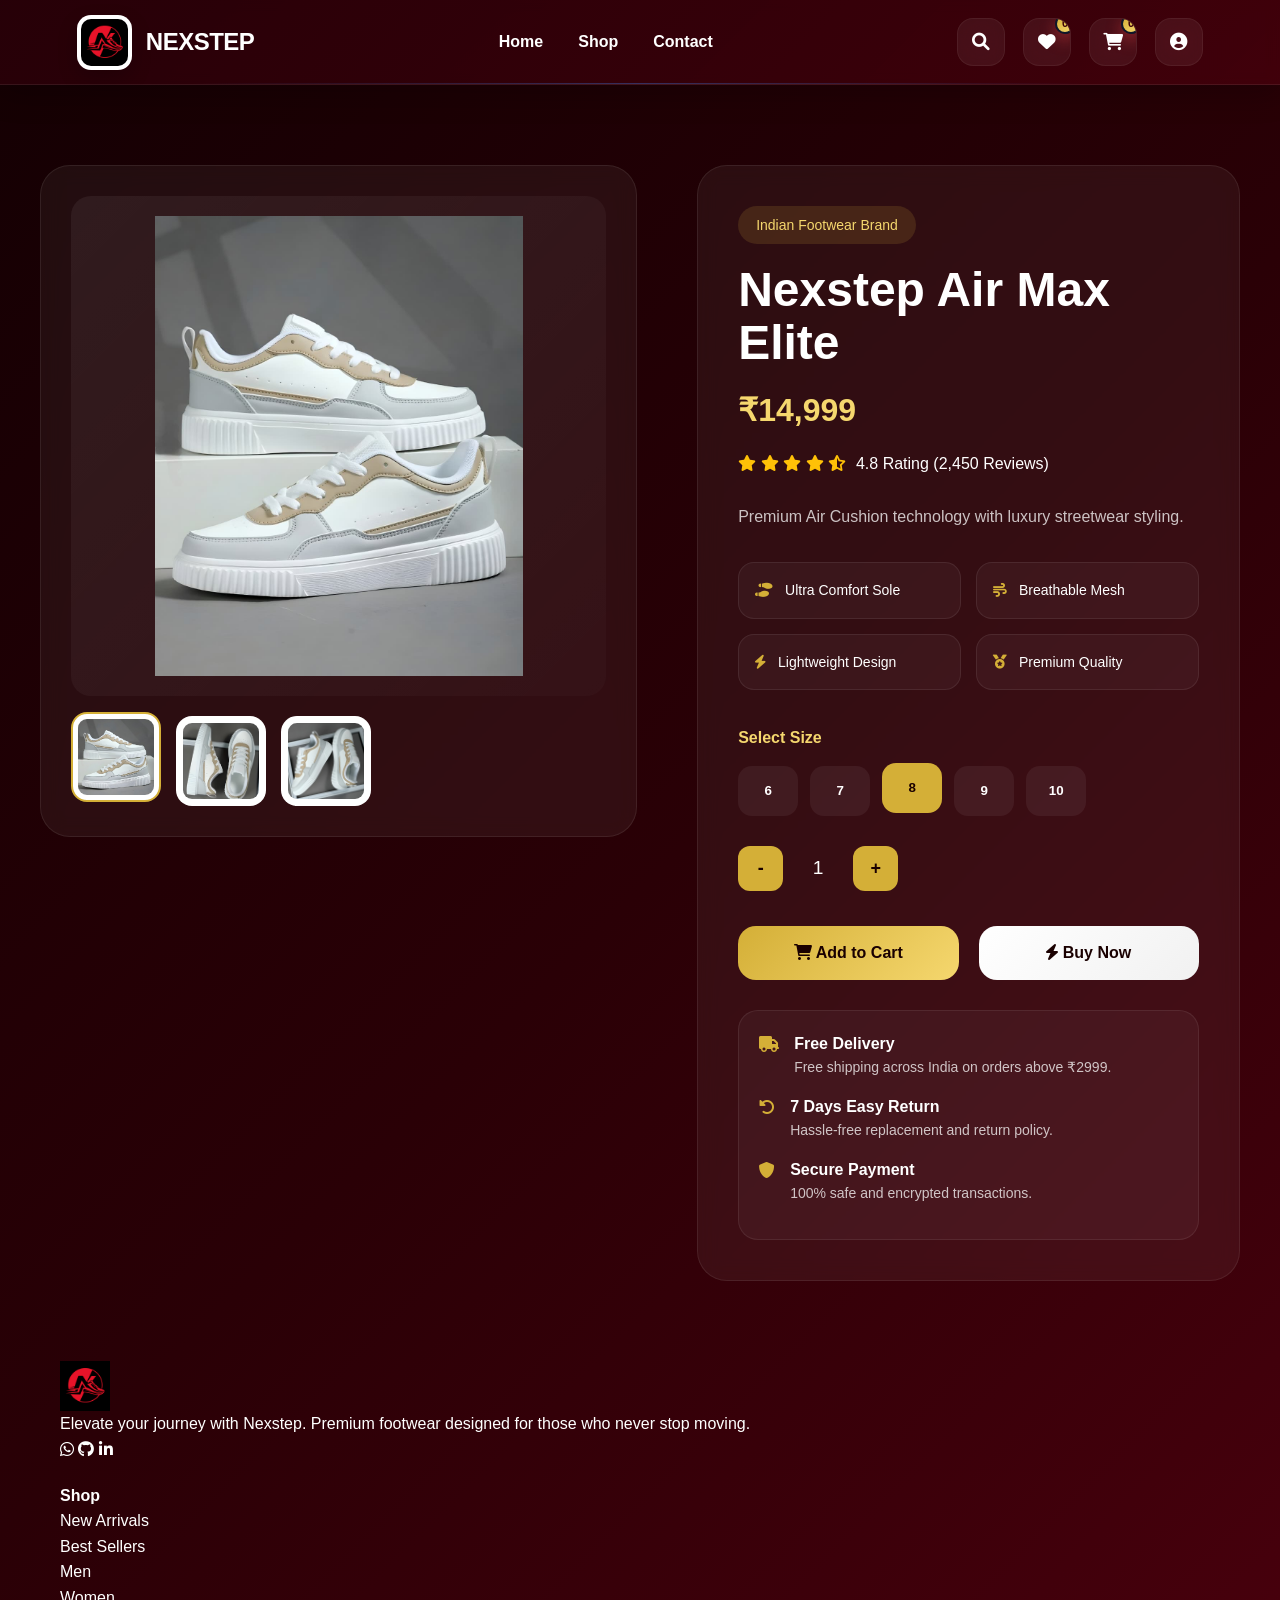
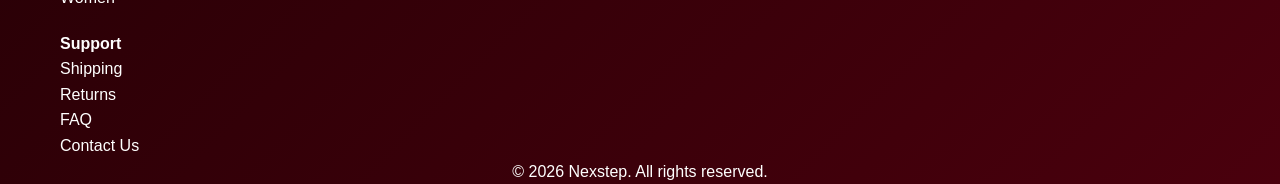
<file: product-details.html>
<!DOCTYPE html>
<html lang="en">
<head>

    <!-- =========================================================
         META
    ========================================================== -->

    <meta charset="UTF-8">
    <meta name="viewport" content="width=device-width, initial-scale=1.0">

    <title>Product Details | Nexstep</title>

    <!-- =========================================================
         FONTS + ICONS
    ========================================================== -->

    <link rel="stylesheet"
          href="https://cdnjs.cloudflare.com/ajax/libs/font-awesome/6.0.0/css/all.min.css">

    <link rel="stylesheet" href="style.css">
    <link rel="stylesheet" href="navbar.css">

    <!-- =========================================================
         PREMIUM PRODUCT DETAILS STYLING
    ========================================================== -->

    <style>

        body{
            background:
            linear-gradient(
                135deg,
                #140003,
                #2a0006,
                #4a000d
            );

            color:white;
            font-family:'Poppins',sans-serif;
        }

        .product-wrapper{
            display:grid;
            grid-template-columns:1.1fr 1fr;
            gap:60px;
            align-items:start;
        }

        .product-gallery{
            background:rgba(255,255,255,0.05);
            border:1px solid rgba(255,255,255,0.08);
            padding:30px;
            border-radius:30px;
            backdrop-filter:blur(10px);
        }

        .main-image{
            width:100%;
            height:500px;
            object-fit:contain;
            border-radius:20px;
            background:
            linear-gradient(
                135deg,
                rgba(255,255,255,0.06),
                rgba(255,255,255,0.02)
            );
            padding:20px;
        }

        .thumbnail-row{
            display:flex;
            gap:15px;
            margin-top:20px;
        }

        .thumbnail{
            width:90px;
            height:90px;
            object-fit:cover;
            border-radius:16px;
            cursor:pointer;
            border:2px solid transparent;
            transition:0.3s ease;
            background:white;
            padding:5px;
        }

        .thumbnail:hover,
        .thumbnail.active{
            border-color:#d4af37;
            transform:translateY(-4px);
        }

        .product-info{
            background:rgba(255,255,255,0.05);
            border:1px solid rgba(255,255,255,0.08);
            padding:40px;
            border-radius:30px;
            backdrop-filter:blur(10px);
        }

        .brand-tag{
            display:inline-block;
            background:rgba(212,175,55,0.15);
            color:#f5d76e;
            padding:8px 18px;
            border-radius:999px;
            font-size:14px;
            margin-bottom:20px;
        }

        .product-title{
            font-size:3rem;
            line-height:1.1;
            margin-bottom:15px;
        }

        .product-price{
            font-size:2rem;
            font-weight:800;
            color:#f5d76e;
            margin-bottom:15px;
        }

        .rating{
            display:flex;
            align-items:center;
            gap:10px;
            margin-bottom:25px;
            color:#ffc107;
        }

        .product-desc{
            color:rgba(255,255,255,0.75);
            line-height:1.9;
            margin-bottom:30px;
        }

        .feature-list{
            display:grid;
            grid-template-columns:repeat(2,1fr);
            gap:15px;
            margin-bottom:35px;
        }

        .feature-box{
            background:rgba(255,255,255,0.04);
            border:1px solid rgba(255,255,255,0.08);
            padding:16px;
            border-radius:16px;
            font-size:14px;
        }

        .feature-box i{
            color:#d4af37;
            margin-right:8px;
        }

        .section-heading{
            margin-bottom:15px;
            font-size:1rem;
            color:#f5d76e;
            font-weight:700;
        }

        .size-grid{
            display:flex;
            flex-wrap:wrap;
            gap:12px;
            margin-bottom:30px;
        }

        .size-btn{
            width:60px;
            height:50px;
            border:none;
            border-radius:14px;
            background:rgba(255,255,255,0.06);
            color:white;
            cursor:pointer;
            transition:0.3s ease;
            font-weight:600;
        }

        .size-btn:hover,
        .size-btn.active{
            background:#d4af37;
            color:#1a0000;
            transform:translateY(-3px);
        }

        .quantity-wrapper{
            display:flex;
            align-items:center;
            gap:15px;
            margin-bottom:35px;
        }

        .qty-btn{
            width:45px;
            height:45px;
            border:none;
            border-radius:12px;
            background:#d4af37;
            color:#1a0000;
            font-size:18px;
            font-weight:700;
            cursor:pointer;
        }

        .qty-display{
            font-size:1.2rem;
            width:40px;
            text-align:center;
        }

        .action-buttons{
            display:flex;
            gap:20px;
            margin-bottom:30px;
        }

        .premium-btn{
            flex:1;
            padding:18px;
            border:none;
            border-radius:18px;
            font-size:1rem;
            font-weight:700;
            cursor:pointer;
            transition:0.4s ease;
        }

        .cart-btn{
            background:
            linear-gradient(
                135deg,
                #d4af37,
                #f5d76e
            );
            color:#1a0000;
        }

        .buy-btn{
            background:
            linear-gradient(
                135deg,
                #ffffff,
                #f1f1f1
            );

            color:#1a0000;
        }

        .premium-btn:hover{
            transform:translateY(-5px);
        }

        .delivery-box{
            background:rgba(255,255,255,0.04);
            border:1px solid rgba(255,255,255,0.08);
            padding:20px;
            border-radius:20px;
            margin-top:20px;
        }

        .delivery-item{
            display:flex;
            gap:15px;
            margin-bottom:15px;
            align-items:flex-start;
        }

        .delivery-item i{
            color:#d4af37;
            margin-top:5px;
        }

        .delivery-item p{
            color:rgba(255,255,255,0.75);
            line-height:1.6;
            font-size:14px;
        }

        .related-products{
            margin-top:100px;
        }

        .related-grid{
            display:grid;
            grid-template-columns:repeat(auto-fit,minmax(250px,1fr));
            gap:30px;
            margin-top:40px;
        }

        .related-card{
            background:rgba(255,255,255,0.05);
            border:1px solid rgba(255,255,255,0.08);
            border-radius:24px;
            padding:25px;
            text-align:center;
            transition:0.4s ease;
        }

        .related-card:hover{
            transform:translateY(-10px);
        }

        .related-card img{
            width:100%;
            height:220px;
            object-fit:contain;
            margin-bottom:20px;
        }

        .related-card h4{
            margin-bottom:10px;
        }

        .related-card p{
            color:#f5d76e;
            font-weight:700;
            margin-bottom:15px;
        }

        @media(max-width:1000px){

            .product-wrapper{
                grid-template-columns:1fr;
            }

            .product-title{
                font-size:2.3rem;
            }
        }

        @media(max-width:768px){

            .feature-list{
                grid-template-columns:1fr;
            }

            .action-buttons{
                flex-direction:column;
            }

            .main-image{
                height:350px;
            }
        }

    </style>

</head>

<body>

    <!-- =========================================================
         NAVBAR
    ========================================================== -->

    <div id="navbar-placeholder"></div>

    <!-- =========================================================
         PRODUCT DETAILS
    ========================================================== -->

    <section class="section-padding container">

        <div class="product-wrapper">

            <!-- PRODUCT IMAGES -->

            <div class="product-gallery">

                <img
                    id="main-product-img"
                    class="main-image"
                    src=""
                    alt="Nexstep Product"
                >

                <div
                    class="thumbnail-row"
                    id="thumbnail-row"
                ></div>

            </div>

            <!-- PRODUCT INFO -->

            <div class="product-info">

                <div class="brand-tag">

                     Indian Footwear Brand

                </div>

                <h1
                    class="product-title"
                    id="product-name"
                ></h1>

                <div
                    class="product-price"
                    id="product-price"
                ></div>

                <div class="rating">

                    <div>

                        <i class="fas fa-star"></i>
                        <i class="fas fa-star"></i>
                        <i class="fas fa-star"></i>
                        <i class="fas fa-star"></i>
                        <i class="fas fa-star-half-alt"></i>

                    </div>

                    <span style="color:white;">
                        4.8 Rating (2,450 Reviews)
                    </span>

                </div>

                <p
                    class="product-desc"
                    id="product-desc"
                ></p>

                <!-- FEATURES -->

                <div class="feature-list">

                    <div class="feature-box">
                        <i class="fas fa-shoe-prints"></i>
                        Ultra Comfort Sole
                    </div>

                    <div class="feature-box">
                        <i class="fas fa-wind"></i>
                        Breathable Mesh
                    </div>

                    <div class="feature-box">
                        <i class="fas fa-bolt"></i>
                        Lightweight Design
                    </div>

                    <div class="feature-box">
                        <i class="fas fa-medal"></i>
                        Premium Quality
                    </div>

                </div>

                <!-- SIZE -->

                <div>

                    <div class="section-heading">

                        Select Size

                    </div>

                    <div class="size-grid">

                        <button class="size-btn">6</button>
                        <button class="size-btn">7</button>
                        <button class="size-btn active">8</button>
                        <button class="size-btn">9</button>
                        <button class="size-btn">10</button>

                    </div>

                </div>

                <!-- QUANTITY -->

                <div class="quantity-wrapper">

                    <button
                        class="qty-btn"
                        onclick="changeQty(-1)"
                    >

                        -

                    </button>

                    <div
                        class="qty-display"
                        id="qty"
                    >

                        1

                    </div>

                    <button
                        class="qty-btn"
                        onclick="changeQty(1)"
                    >

                        +

                    </button>

                </div>

                <!-- ACTION BUTTONS -->

                <div class="action-buttons">

                    <button
                        id="add-to-cart-btn"
                        class="premium-btn cart-btn"
                    >

                        <i class="fas fa-shopping-cart"></i>
                        Add to Cart

                    </button>

                    <button
                        id="buy-now-btn"
                        class="premium-btn buy-btn"
                    >

                        <i class="fas fa-bolt"></i>
                        Buy Now

                    </button>

                </div>

                <!-- DELIVERY -->

                <div class="delivery-box">

                    <div class="delivery-item">

                        <i class="fas fa-truck"></i>

                        <div>

                            <strong>Free Delivery</strong>

                            <p>
                                Free shipping across India on orders above ₹2999.
                            </p>

                        </div>

                    </div>

                    <div class="delivery-item">

                        <i class="fas fa-rotate-left"></i>

                        <div>

                            <strong>7 Days Easy Return</strong>

                            <p>
                                Hassle-free replacement and return policy.
                            </p>

                        </div>

                    </div>

                    <div class="delivery-item">

                        <i class="fas fa-shield-alt"></i>

                        <div>

                            <strong>Secure Payment</strong>

                            <p>
                                100% safe and encrypted transactions.
                            </p>

                        </div>

                    </div>

                </div>

            </div>

        </div>

    </section>

    <!-- =========================================================
         FOOTER
    ========================================================== -->

    <div id="footer-placeholder"></div>

    <!-- =========================================================
         SCRIPTS
    ========================================================== -->

    <script src="localstorage.js"></script>
    <script src="toast.js"></script>
    <script src="cart.js"></script>
    <script src="main.js"></script>

   <script>

/* =========================================================
   LOAD NAVBAR + FOOTER
========================================================== */

fetch('navbar.html')
.then(res => res.text())
.then(html => {

    document.getElementById(
        'navbar-placeholder'
    ).innerHTML = html;

    if(typeof Cart !== 'undefined'){
        Cart.updateUI();
    }

});

fetch('footer.html')
.then(res => res.text())
.then(html => {

    document.getElementById(
        'footer-placeholder'
    ).innerHTML = html;

});

/* =========================================================
   PRODUCT DATABASE
========================================================== */

const productSections = {

    /* =========================================================
       ALL PRODUCTS (10 PRODUCTS)
    ========================================================== */

    allProducts:[

        {
            id:1,
            category:"new-arrival",
            name:"Nexstep Air Max Elite",
            price:14999,
            image:"trending 1.jpeg",

            gallery:[
                "trending 1.jpeg",
                "trending 1 v1.jpeg",
                "trending 1 v2.jpeg"
            ],

            desc:
            "Premium Air Cushion technology with luxury streetwear styling."
        },

        {
            id:2,
            category:"new-arrival",
            name:"Nexstep Royal Runner",
            price:11999,
            image:"product 2.jpeg",

            gallery:[
                "product 2.jpeg",
                "product 2 v1.jpeg",
                "product 2 v2.jpeg"
            ],

            desc:
            "High-performance running sneakers designed for endurance and comfort."
        },

        {
            id:3,
            category:"best-seller",
            name:"Nexstep Urban Glide",
            price:9499,
            image:"product 3.jpeg",

            gallery:[
                "product 3.jpeg",
                "product 3 v1.jpeg",
                "product 3 v2.jpeg"
            ],

            desc:
            "Modern urban sneakers crafted for everyday lifestyle and fashion."
        },

        {
            id:4,
            category:"best-seller",
            name:"Nexstep Storm X",
            price:13499,
            image:"product 4.jpeg",

            gallery:[
                "product 4.jpeg",
                "product 4 v1.jpeg",
                "product 4 v2.jpeg"
            ],

            desc:
            "Built for extreme performance with powerful grip and cushioning."
        },

        {
            id:5,
            category:"men",
            name:"Nexstep Titan Force",
            price:15999,
            image:"product 5.jpeg",

            gallery:[
                "product 5.jpeg",
                "product 5 v1.jpeg",
                "product 5 v2.jpeg"
            ],

            desc:
            "Luxury men's sneakers built for bold style and all-day comfort."
        },

        {
            id:6,
            category:"men",
            name:"Nexstep Velocity Pro",
            price:12999,
            image:"trending 2.jpeg",

            gallery:[
                "trending 2.jpeg",
                "trending 2 v1.jpeg",
                "trending 2 v2.jpeg"
            ],

            desc:
            "Dynamic sports sneakers designed for speed and premium performance."
        },

        {
            id:7,
            category:"women",
            name:"Nexstep Diva Glow",
            price:10999,
            image:"product 7.jpeg",

            gallery:[
                "product 7.jpeg",
                "product 7 v1.jpeg",
            ],

            desc:
            "Elegant women's sneakers with lightweight comfort and luxury design."
        },

        {
            id:8,
            category:"women",
            name:"Nexstep Trail Master",
            price:9999,
            image:"trending 4.jpeg",

            gallery:[
                "trending 4.jpeg",
                "trending 4 v1.jpeg",
                "trending 4 v2.jpeg"
            ],

            desc:
            "Stylish running sneakers crafted for modern active lifestyles."
        },

        {
            id:9,
            category:"men",
            name:"Nexstep Alpha Runner",
            price:12499,
            image:"product 9.jpeg",

            gallery:[
                "product 9.jpeg",
                "product 9 v1.jpeg",
                "product 9 v2.jpeg"
            ],

            desc:
            "Premium running shoes with ultra responsive cushioning."
        },

        {
            id:10,
            category:"women",
            name:"Nexstep Pearl Flex",
            price:11499,
            image:"trending 3.jpeg",

            gallery:[
                "trending 3.jpeg",
                "trending 3 v1.jpeg",
                "trending 3 v2.jpeg"
            ],

            desc:
            "Luxury flexible sneakers designed for stylish comfort."
        }

    ],

    /* =========================================================
       NEW ARRIVALS (5 PRODUCTS)
    ========================================================== */

    newArrivals:[

        {
            id:11,
            category:"new-arrival",
            name:"Nexstep Neo Zoom",
            price:13999,
            image:"assets/images/products/neo-zoom.png",

            gallery:[
                "assets/images/products/neo-zoom.png",
                "assets/images/products/neo-zoom.png",
                "assets/images/products/neo-zoom.png"
            ],

            desc:
            "Latest futuristic sneaker with premium air support."
        },

        {
            id:12,
            category:"new-arrival",
            name:"Nexstep Hyper Glide",
            price:14999,
            image:"assets/images/products/hyper-glide.png",

            gallery:[
                "assets/images/products/hyper-glide.png",
                "assets/images/products/hyper-glide.png",
                "assets/images/products/hyper-glide.png"
            ],

            desc:
            "Smooth comfort sneakers designed for modern streetwear."
        },

        {
            id:13,
            category:"new-arrival",
            name:"Nexstep Shadow Racer",
            price:12999,
            image:"assets/images/products/shadow-racer.png",

            gallery:[
                "assets/images/products/shadow-racer.png",
                "assets/images/products/shadow-racer.png",
                "assets/images/products/shadow-racer.png"
            ],

            desc:
            "Dark premium racer sneakers with sporty styling."
        },

        {
            id:14,
            category:"new-arrival",
            name:"Nexstep Aero Max",
            price:15999,
            image:"assets/images/products/aero-max.png",

            gallery:[
                "assets/images/products/aero-max.png",
                "assets/images/products/aero-max.png",
                "assets/images/products/aero-max.png"
            ],

            desc:
            "Ultra breathable sneakers for elite performance."
        },

        {
            id:15,
            category:"new-arrival",
            name:"Nexstep Lunar Step",
            price:14499,
            image:"assets/images/products/lunar-step.png",

            gallery:[
                "assets/images/products/lunar-step.png",
                "assets/images/products/lunar-step.png",
                "assets/images/products/lunar-step.png"
            ],

            desc:
            "Premium futuristic sneakers with lightweight comfort."
        }

    ],

    /* =========================================================
       BEST SELLERS (4 PRODUCTS)
    ========================================================== */

    bestSellers:[

        {
            id:16,
            category:"best-seller",
            name:"Nexstep Supreme X",
            price:16999,
            image:"assets/images/products/supreme-x.png",

            gallery:[
                "assets/images/products/supreme-x.png",
                "assets/images/products/supreme-x.png",
                "assets/images/products/supreme-x.png"
            ],

            desc:
            "Top selling luxury sneaker loved by sneaker enthusiasts."
        },

        {
            id:17,
            category:"best-seller",
            name:"Nexstep Royal Street",
            price:13999,
            image:"assets/images/products/royal-street.png",

            gallery:[
                "assets/images/products/royal-street.png",
                "assets/images/products/royal-street.png",
                "assets/images/products/royal-street.png"
            ],

            desc:
            "Street luxury sneakers with modern bold styling."
        },

        {
            id:18,
            category:"best-seller",
            name:"Nexstep Turbo Flex",
            price:12499,
            image:"assets/images/products/turbo-flex.png",

            gallery:[
                "assets/images/products/turbo-flex.png",
                "assets/images/products/turbo-flex.png",
                "assets/images/products/turbo-flex.png"
            ],

            desc:
            "Best selling lightweight sneakers for daily comfort."
        },

        {
            id:19,
            category:"best-seller",
            name:"Nexstep Power Boost",
            price:15499,
            image:"assets/images/products/power-boost.png",

            gallery:[
                "assets/images/products/power-boost.png",
                "assets/images/products/power-boost.png",
                "assets/images/products/power-boost.png"
            ],

            desc:
            "Power packed sports sneakers with premium cushioning."
        }

    ],

    /* =========================================================
       MEN PRODUCTS (5 PRODUCTS)
    ========================================================== */

    men:[

        {
            id:20,
            category:"men",
            name:"Nexstep Iron Grip",
            price:14999,
            image:"assets/images/products/iron-grip.png",

            gallery:[
                "assets/images/products/iron-grip.png",
                "assets/images/products/iron-grip.png",
                "assets/images/products/iron-grip.png"
            ],

            desc:
            "Men's luxury sneakers designed for power and performance."
        },

        {
            id:21,
            category:"men",
            name:"Nexstep Street King",
            price:11999,
            image:"assets/images/products/street-king.png",

            gallery:[
                "assets/images/products/street-king.png",
                "assets/images/products/street-king.png",
                "assets/images/products/street-king.png"
            ],

            desc:
            "Bold street sneakers with premium urban styling."
        },

        {
            id:22,
            category:"men",
            name:"Nexstep Blaze Run",
            price:12999,
            image:"assets/images/products/blaze-run.png",

            gallery:[
                "assets/images/products/blaze-run.png",
                "assets/images/products/blaze-run.png",
                "assets/images/products/blaze-run.png"
            ],

            desc:
            "Fast performance sneakers built for modern athletes."
        },

        {
            id:23,
            category:"men",
            name:"Nexstep Urban Drive",
            price:13999,
            image:"assets/images/products/urban-drive.png",

            gallery:[
                "assets/images/products/urban-drive.png",
                "assets/images/products/urban-drive.png",
                "assets/images/products/urban-drive.png"
            ],

            desc:
            "Comfortable urban sneakers with modern premium aesthetics."
        },

        {
            id:24,
            category:"men",
            name:"Nexstep Velocity Edge",
            price:14999,
            image:"assets/images/products/velocity-edge.png",

            gallery:[
                "assets/images/products/velocity-edge.png",
                "assets/images/products/velocity-edge.png",
                "assets/images/products/velocity-edge.png"
            ],

            desc:
            "Advanced sports sneakers with elite speed support."
        }

    ],

    /* =========================================================
       WOMEN PRODUCTS (5 PRODUCTS)
    ========================================================== */

    women:[

        {
            id:25,
            category:"women",
            name:"Nexstep Pink Aura",
            price:11999,
            image:"assets/images/products/pink-aura.png",

            gallery:[
                "assets/images/products/pink-aura.png",
                "assets/images/products/pink-aura.png",
                "assets/images/products/pink-aura.png"
            ],

            desc:
            "Elegant women's sneakers with luxury pink styling."
        },

        {
            id:26,
            category:"women",
            name:"Nexstep Crystal Run",
            price:12999,
            image:"assets/images/products/crystal-run.png",

            gallery:[
                "assets/images/products/crystal-run.png",
                "assets/images/products/crystal-run.png",
                "assets/images/products/crystal-run.png"
            ],

            desc:
            "Stylish women's sports sneakers with crystal comfort."
        },

        {
            id:27,
            category:"women",
            name:"Nexstep Velvet Move",
            price:13499,
            image:"assets/images/products/velvet-move.png",

            gallery:[
                "assets/images/products/velvet-move.png",
                "assets/images/products/velvet-move.png",
                "assets/images/products/velvet-move.png"
            ],

            desc:
            "Luxury velvet sneakers designed for premium lifestyle."
        },

        {
            id:28,
            category:"women",
            name:"Nexstep Grace Flex",
            price:10999,
            image:"assets/images/products/grace-flex.png",

            gallery:[
                "assets/images/products/grace-flex.png",
                "assets/images/products/grace-flex.png",
                "assets/images/products/grace-flex.png"
            ],

            desc:
            "Flexible and elegant sneakers for all-day comfort."
        },

        {
            id:29,
            category:"women",
            name:"Nexstep Diamond Step",
            price:14999,
            image:"assets/images/products/diamond-step.png",

            gallery:[
                "assets/images/products/diamond-step.png",
                "assets/images/products/diamond-step.png",
                "assets/images/products/diamond-step.png"
            ],

            desc:
            "Premium designer sneakers with luxury finishing."
        }

    ]

};

/* =========================================================
   MERGE ALL PRODUCTS
========================================================== */

const products = {};

Object.values(productSections)
.forEach(section => {

    section.forEach(product => {

        products[product.id] = product;

    });

});

/* =========================================================
   GET PRODUCT ID
========================================================== */

const params =
new URLSearchParams(
    window.location.search
);

const productId =
params.get('id') || 1;

const product =
products[productId];

/* =========================================================
   LOAD PRODUCT DETAILS
========================================================== */

document.getElementById(
    'product-name'
).textContent = product.name;

document.getElementById(
    'product-price'
).textContent =
`₹${product.price.toLocaleString()}`;

document.getElementById(
    'product-desc'
).textContent = product.desc;

document.getElementById(
    'main-product-img'
).src = product.image;

/* =========================================================
   LOAD THUMBNAILS
========================================================== */

const thumbnailRow =
document.getElementById(
    'thumbnail-row'
);

product.gallery.forEach((img,index)=>{

    thumbnailRow.innerHTML += `

        <img
            class="thumbnail ${index===0 ? 'active' : ''}"
            src="${img}"
            onclick="changeImage(this)"
        >

    `;

});

/* =========================================================
   CHANGE IMAGE
========================================================== */

function changeImage(el){

    document.getElementById(
        'main-product-img'
    ).src = el.src;

    document
    .querySelectorAll('.thumbnail')
    .forEach(img => {

        img.classList.remove('active');

    });

    el.classList.add('active');

}

/* =========================================================
   SIZE SELECTION
========================================================== */

document.querySelectorAll('.size-btn')
.forEach(btn => {

    btn.addEventListener('click', () => {

        document.querySelectorAll('.size-btn')
        .forEach(b => b.classList.remove('active'));

        btn.classList.add('active');

    });

});

/* =========================================================
   QUANTITY
========================================================== */

let quantity = 1;

function changeQty(value){

    quantity += value;

    if(quantity < 1){
        quantity = 1;
    }

    document.getElementById(
        'qty'
    ).textContent = quantity;

}

/* =========================================================
   ADD TO CART
========================================================== */

document.getElementById(
    'add-to-cart-btn'
).onclick = () => {

    const selectedSize =
    document.querySelector(
        '.size-btn.active'
    ).textContent;

    let cart =
    JSON.parse(
        localStorage.getItem('cart')
    ) || [];

    const existingProduct =
    cart.find(item =>
        item.id == product.id &&
        item.size == selectedSize
    );

    if(existingProduct){

        existingProduct.quantity += quantity;

    }else{

        cart.push({

            ...product,

            quantity:quantity,

            size:selectedSize

        });

    }

    localStorage.setItem(
        'cart',
        JSON.stringify(cart)
    );

    alert(
        `${product.name} added to cart`
    );

};

/* =========================================================
   BUY NOW
========================================================== */

document.getElementById(
    'buy-now-btn'
).onclick = () => {

    const selectedSize =
    document.querySelector(
        '.size-btn.active'
    ).textContent;

    let cart = [];

    cart.push({

        ...product,

        quantity:quantity,

        size:selectedSize

    });

    localStorage.setItem(
        'cart',
        JSON.stringify(cart)
    );

    window.location.href =
    'signup.html';

};

</script>

</body>
</html>
</file>
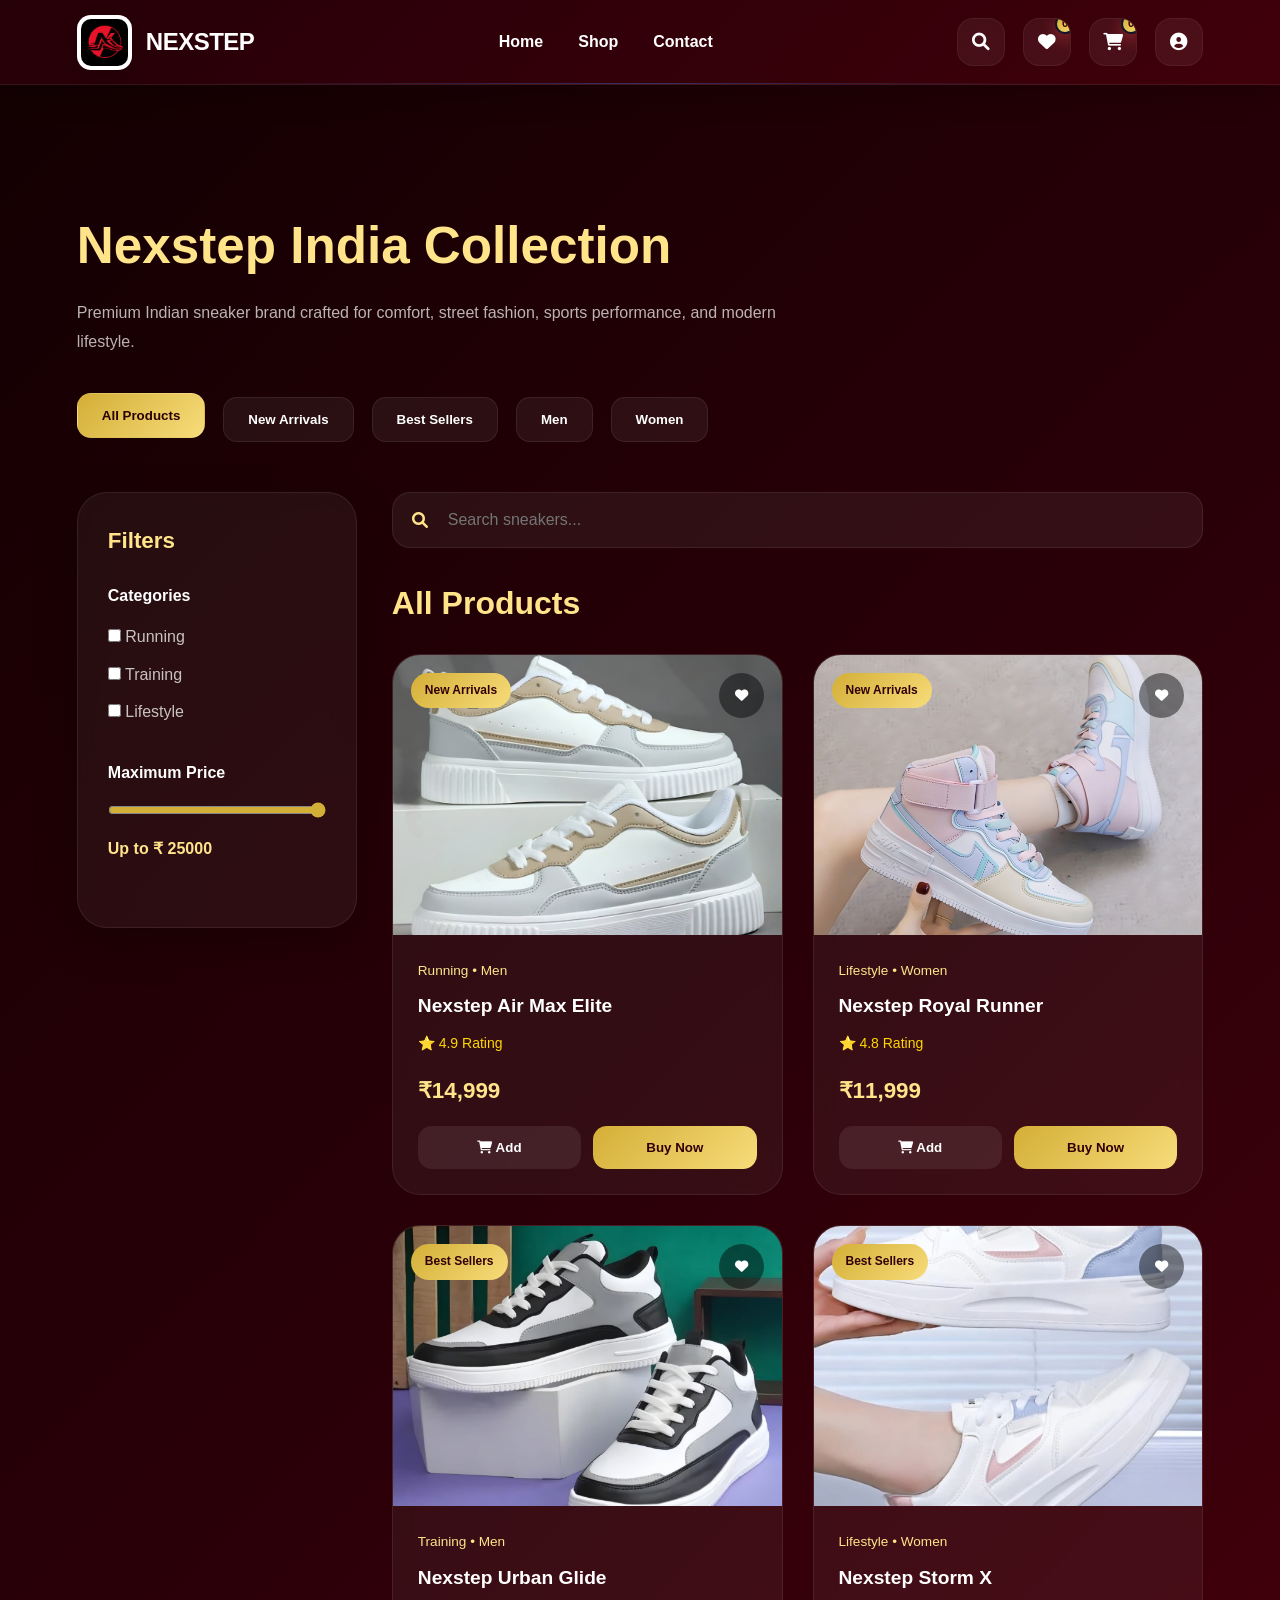
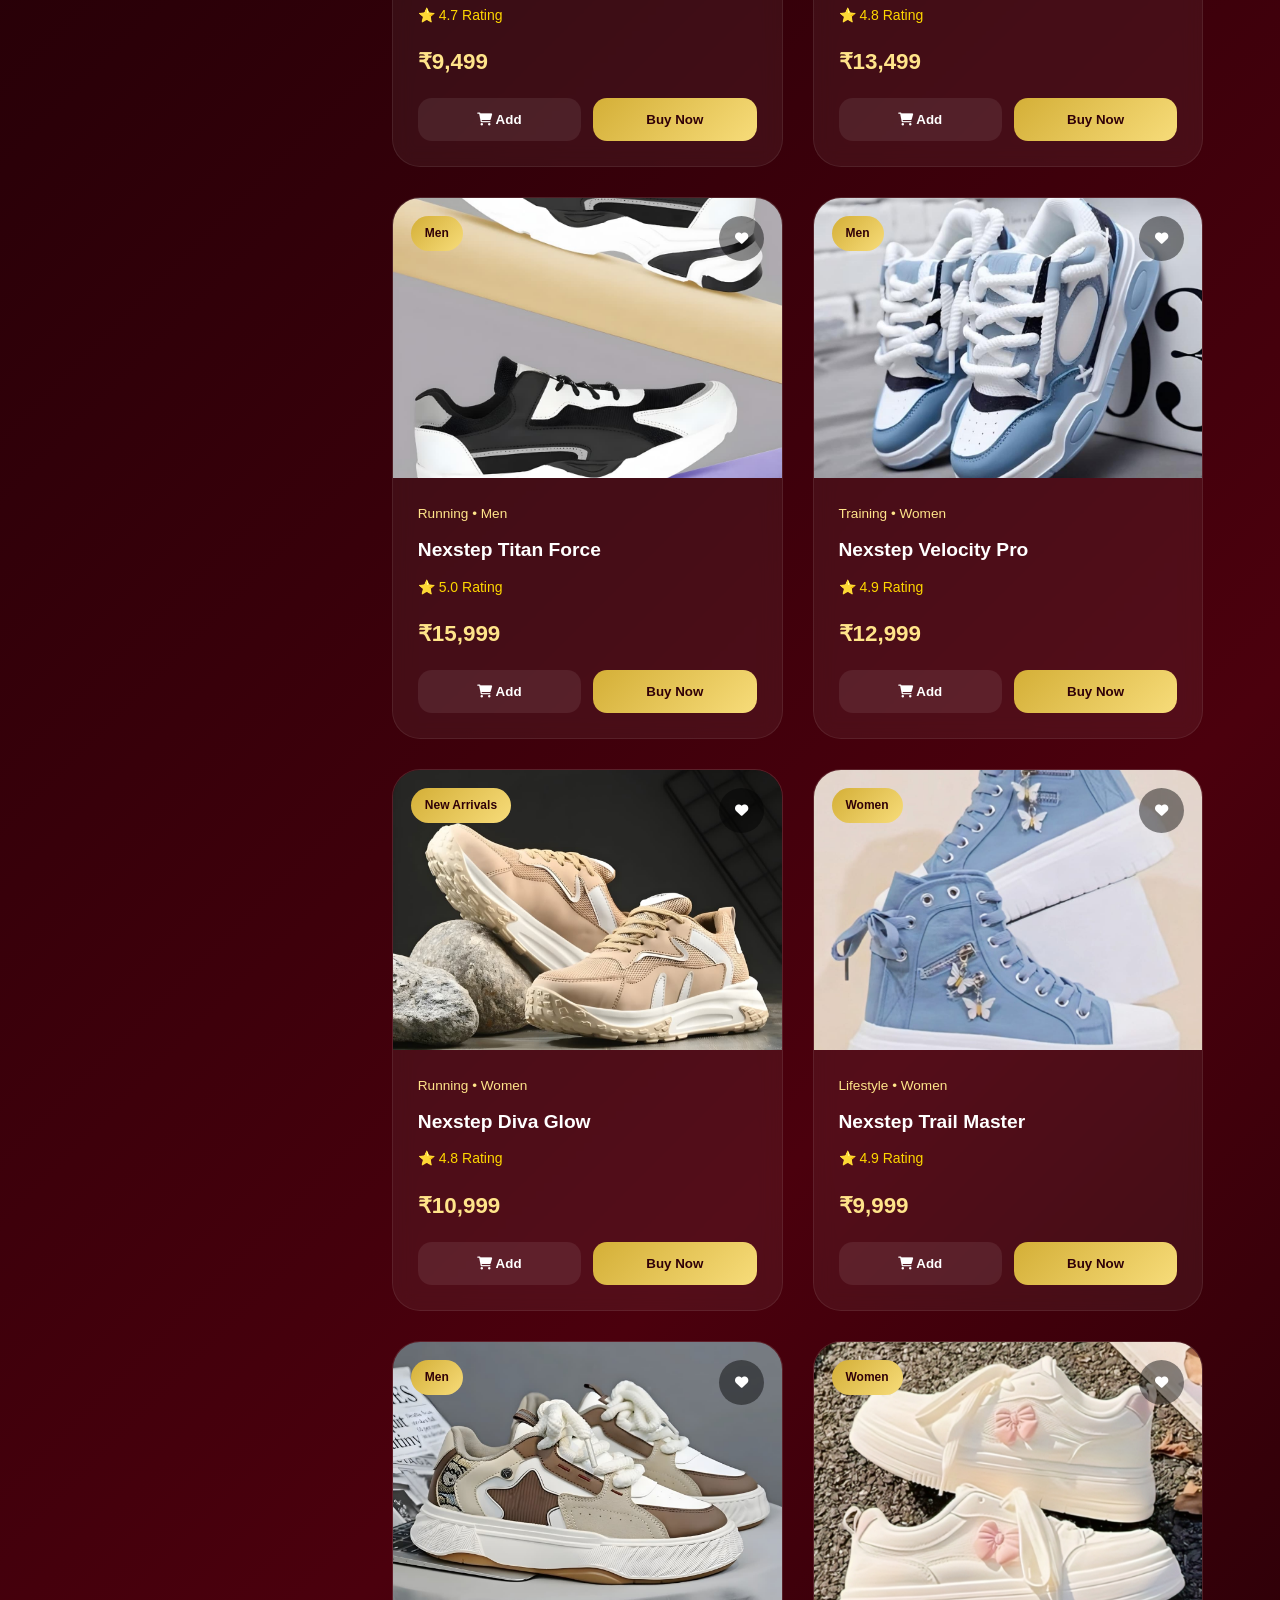
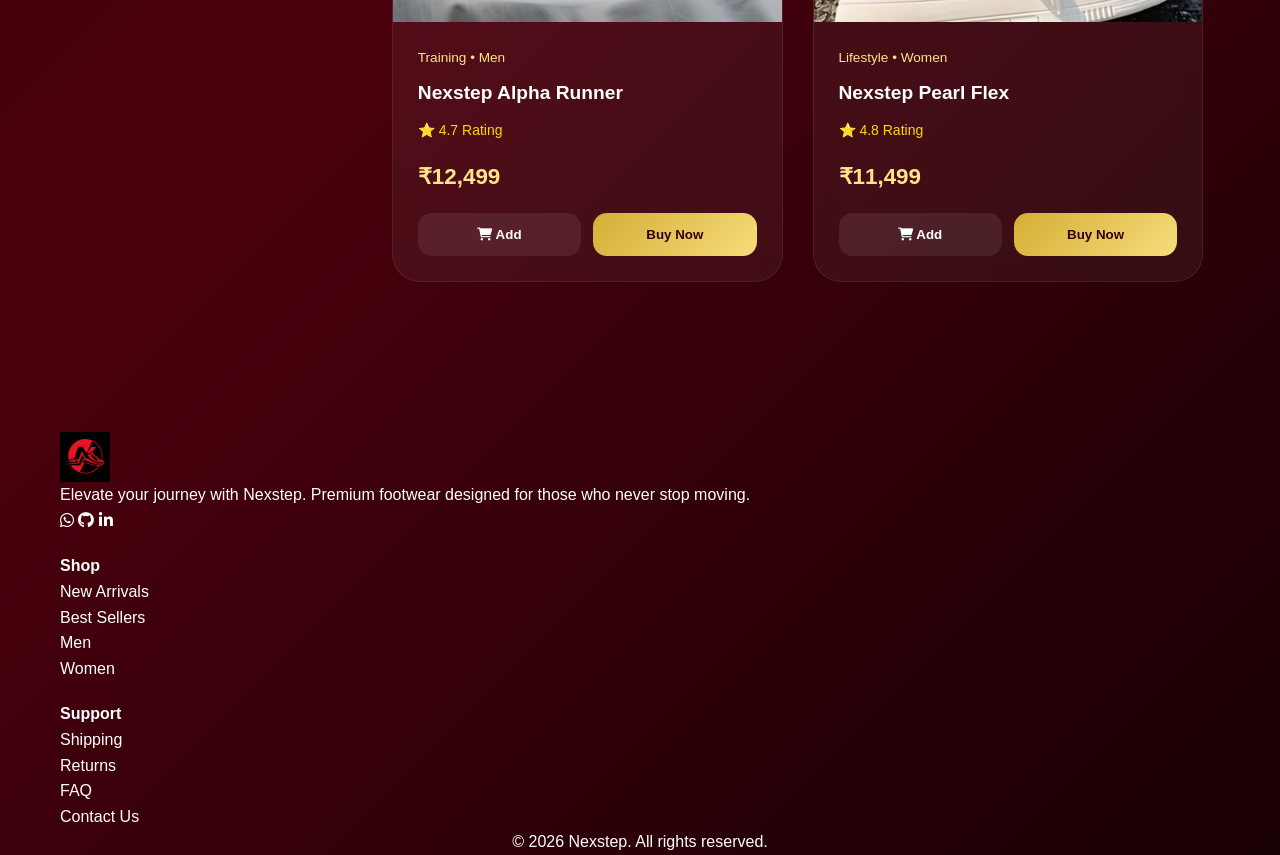
<file: products.html>
<!DOCTYPE html>
<html lang="en">
<head>

    <!-- =========================================================
         META INFO
    ========================================================== -->

    <meta charset="UTF-8">
    <meta name="viewport" content="width=device-width, initial-scale=1.0">

    <title>Shop | Nexstep India</title>

    <!-- =========================================================
         GOOGLE FONT + ICONS
    ========================================================== -->

    <link rel="stylesheet"
          href="https://cdnjs.cloudflare.com/ajax/libs/font-awesome/6.0.0/css/all.min.css">

    <link href="https://fonts.googleapis.com/css2?family=Poppins:wght@300;400;500;600;700;800&display=swap"
          rel="stylesheet">

    <!-- =========================================================
         CSS FILES
    ========================================================== -->

    <link rel="stylesheet" href="style.css">
    <link rel="stylesheet" href="navbar.css">

    <!-- =========================================================
         PREMIUM SHOP STYLE
    ========================================================== -->

    <style>

        *{
            margin:0;
            padding:0;
            box-sizing:border-box;
        }

        body{
            font-family:'Poppins',sans-serif;

            background:
            linear-gradient(
                135deg,
                #120002,
                #2b0008,
                #4b000d,
                #180004
            );

            color:white;

            overflow-x:hidden;
        }

        :root{

            --gold:#d4af37;
            --light-gold:#f7dc7a;
            --glass:rgba(255,255,255,0.05);
            --border:rgba(255,255,255,0.08);
        }

        body::before{
            content:"";

            position:fixed;

            top:-150px;
            right:-150px;

            width:500px;
            height:500px;

            background:
            radial-gradient(
                circle,
                rgba(212,175,55,0.18),
                transparent 70%
            );

            filter:blur(60px);

            z-index:-1;
        }

        .shop-section{

            padding:
            120px 6% 80px;
        }

        .shop-header{

            margin-bottom:40px;
        }

        .shop-title{

            font-size:3.2rem;
            font-weight:800;

            color:#ffe48a;
        }

        .shop-subtitle{

            margin-top:12px;

            color:
            rgba(255,255,255,0.7);

            max-width:700px;

            line-height:1.8;
        }

        .top-tabs{

            display:flex;
            gap:18px;
            flex-wrap:wrap;

            margin:35px 0 50px;
        }

        .tab-btn{

            padding:14px 24px;

            border:none;

            border-radius:14px;

            background:
            rgba(255,255,255,0.06);

            border:
            1px solid rgba(255,255,255,0.08);

            color:white;

            cursor:pointer;

            transition:0.35s ease;

            font-weight:600;
        }

        .tab-btn.active,
        .tab-btn:hover{

            background:
            linear-gradient(
                135deg,
                #d4af37,
                #f7dc7a
            );

            color:#2a0000;

            transform:translateY(-4px);
        }

        .shop-layout{

            display:grid;

            grid-template-columns:
            280px 1fr;

            gap:35px;
        }

        .filter-sidebar{

            background:
            rgba(255,255,255,0.05);

            border:
            1px solid var(--border);

            border-radius:30px;

            padding:30px;

            backdrop-filter:blur(12px);

            height:fit-content;

            box-shadow:
            0 15px 40px rgba(0,0,0,0.25);
        }

        .filter-title{

            font-size:1.4rem;
            font-weight:700;

            color:#ffe48a;

            margin-bottom:25px;
        }

        .filter-group{

            margin-bottom:35px;
        }

        .filter-group h4{

            margin-bottom:15px;
        }

        .filter-option{

            margin-bottom:12px;
        }

        .filter-option label{

            cursor:pointer;

            color:
            rgba(255,255,255,0.75);
        }

        input[type="range"]{

            width:100%;

            accent-color:#d4af37;
        }

        .price-value{

            margin-top:10px;

            color:#ffe48a;

            font-weight:700;
        }

        .search-box{

            position:relative;

            margin-bottom:30px;
        }

        .search-box input{

            width:100%;

            padding:
            18px 20px 18px 55px;

            border:none;
            outline:none;

            border-radius:18px;

            background:
            rgba(255,255,255,0.06);

            color:white;

            border:
            1px solid rgba(255,255,255,0.08);

            font-size:1rem;
        }

        .search-box i{

            position:absolute;

            top:50%;
            left:20px;

            transform:translateY(-50%);

            color:#ffe48a;
        }

        .section-title{

            margin-bottom:25px;
            font-size:2rem;
            color:#ffe48a;
            font-weight:800;
        }

        .product-grid{

            display:grid;

            grid-template-columns:
            repeat(auto-fill,minmax(280px,1fr));

            gap:30px;

            margin-bottom:70px;
        }

        .product-card{

            background:
            rgba(255,255,255,0.05);

            border:
            1px solid rgba(255,255,255,0.08);

            border-radius:28px;

            overflow:hidden;

            transition:0.4s ease;

            backdrop-filter:blur(10px);

            position:relative;
        }

        .product-card:hover{

            transform:
            translateY(-10px);

            border-color:
            rgba(212,175,55,0.25);

            box-shadow:
            0 20px 45px rgba(0,0,0,0.3);
        }

        .product-image{

            position:relative;

            overflow:hidden;

            cursor:pointer;
        }

        .product-image img{

            width:100%;
            height:280px;

            object-fit:cover;

            transition:0.5s ease;
        }

        .product-card:hover img{

            transform:scale(1.06);
        }

        .product-badge{

            position:absolute;

            top:18px;
            left:18px;

            padding:8px 14px;

            border-radius:999px;

            font-size:12px;
            font-weight:700;

            background:
            linear-gradient(
                135deg,
                #d4af37,
                #f7dc7a
            );

            color:#300008;

            z-index:5;
        }

        .wishlist-btn{

            position:absolute;

            top:18px;
            right:18px;

            width:45px;
            height:45px;

            border:none;

            border-radius:50%;

            background:
            rgba(0,0,0,0.45);

            color:white;

            cursor:pointer;

            z-index:5;

            transition:0.3s ease;
        }

        .wishlist-btn:hover{

            background:#ff3d6e;

            transform:scale(1.08);
        }

        .product-info{

            padding:25px;
        }

        .product-category{

            color:#ffe48a;

            font-size:0.85rem;

            margin-bottom:10px;
        }

        .product-name{

            font-size:1.2rem;
            font-weight:700;

            margin-bottom:10px;

            cursor:pointer;
        }

        .product-price{

            font-size:1.4rem;
            font-weight:800;

            color:#ffe48a;

            margin-bottom:18px;
        }

        .product-rating{

            margin-bottom:18px;

            color:#ffd700;

            font-size:14px;
        }

        .product-actions{

            display:flex;

            gap:12px;
        }

        .cart-btn,
        .buy-btn{

            flex:1;

            padding:14px;

            border:none;

            border-radius:14px;

            cursor:pointer;

            font-weight:700;

            transition:0.35s ease;
        }

        .cart-btn{

            background:
            rgba(255,255,255,0.08);

            color:white;
        }

        .cart-btn:hover{

            background:
            rgba(255,255,255,0.14);
        }

        .buy-btn{

            background:
            linear-gradient(
                135deg,
                #d4af37,
                #f7dc7a
            );

            color:#300008;
        }

        .buy-btn:hover{

            transform:translateY(-4px);

            box-shadow:
            0 12px 28px rgba(212,175,55,0.3);
        }

        .empty-products{

            text-align:center;

            padding:80px 20px;

            color:
            rgba(255,255,255,0.7);
        }

        @media(max-width:1000px){

            .shop-layout{

                grid-template-columns:1fr;
            }
        }

        @media(max-width:768px){

            .shop-section{

                padding:
                110px 5% 60px;
            }

            .shop-title{

                font-size:2.3rem;
            }
        }

    </style>

</head>

<body>

    <!-- =========================================================
         NAVBAR
    ========================================================== -->

    <div id="navbar-placeholder"></div>

    <!-- =========================================================
         SHOP SECTION
    ========================================================== -->

    <section class="shop-section">

        <div class="shop-header">

            <h1 class="shop-title">

                Nexstep India Collection

            </h1>

            <p class="shop-subtitle">

                Premium Indian sneaker brand crafted for
                comfort, street fashion, sports performance,
                and modern lifestyle.
            </p>

        </div>

        <!-- =========================================================
             TOP FILTER BUTTONS
        ========================================================== -->

        <div class="top-tabs">

            <button class="tab-btn active"
                    data-type="All">

                All Products

            </button>

            <button class="tab-btn"
                    data-type="New Arrivals">

                New Arrivals

            </button>

            <button class="tab-btn"
                    data-type="Best Sellers">

                Best Sellers

            </button>

            <button class="tab-btn"
                    data-type="Men">

                Men

            </button>

            <button class="tab-btn"
                    data-type="Women">

                Women

            </button>

        </div>

        <div class="shop-layout">

            <!-- =========================================================
                 FILTERS
            ========================================================== -->

            <aside class="filter-sidebar">

                <h2 class="filter-title">

                    Filters

                </h2>

                <div class="filter-group">

                    <h4>Categories</h4>

                    <div class="filter-option">
                        <label>
                            <input type="checkbox"
                                   value="Running"
                                   class="category-filter">
                            Running
                        </label>
                    </div>

                    <div class="filter-option">
                        <label>
                            <input type="checkbox"
                                   value="Training"
                                   class="category-filter">
                            Training
                        </label>
                    </div>

                    <div class="filter-option">
                        <label>
                            <input type="checkbox"
                                   value="Lifestyle"
                                   class="category-filter">
                            Lifestyle
                        </label>
                    </div>

                </div>

                <div class="filter-group">

                    <h4>Maximum Price</h4>

                    <input type="range"
                           id="priceRange"
                           min="2000"
                           max="25000"
                           step="500"
                           value="25000">

                    <div class="price-value">

                        Up to ₹
                        <span id="priceValue">

                            25000

                        </span>

                    </div>

                </div>

            </aside>

            <!-- =========================================================
                 PRODUCTS
            ========================================================== -->

            <div>

                <div class="search-box">

                    <i class="fas fa-search"></i>

                    <input
                        type="text"
                        id="searchInput"
                        placeholder="Search sneakers..."
                    >

                </div>

                <h2 class="section-title" id="section-heading">
                    All Products
                </h2>

                <div id="product-grid"
                     class="product-grid">
                </div>

            </div>

        </div>

    </section>

    <!-- =========================================================
         FOOTER
    ========================================================== -->

    <div id="footer-placeholder"></div>

    <!-- =========================================================
         SCRIPTS
    ========================================================== -->

    <script src="localstorage.js"></script>
    <script src="toast.js"></script>
    <script src="cart.js"></script>
    <script src="main.js"></script>

    <script>

        /* =========================================================
           LOAD NAVBAR
        ========================================================== */

        fetch('navbar.html')

        .then(res => res.text())

        .then(html => {

            document.getElementById(
                'navbar-placeholder'
            ).innerHTML = html;
        });

        /* =========================================================
           LOAD FOOTER
        ========================================================== */

        fetch('footer.html')

        .then(res => res.text())

        .then(html => {

            document.getElementById(
                'footer-placeholder'
            ).innerHTML = html;
        });

        /* =========================================================
           PRODUCTS
        ========================================================== */

        const allProducts = [

            {
                id:1,
                name:"Nexstep Air Max Elite",
                category:"Running",
                type:"New Arrivals",
                gender:"Men",
                price:14999,
                rating:"4.9",
                image:"trending 1.jpeg"
            },

            {
                  id:2,
                name:"Nexstep Royal Runner",
                category:"Lifestyle",
                type:"New Arrivals",
                gender:"Women",
                price:11999,
                rating:"4.8",
                image:"product 2.jpeg"
            },

            {
                id:3,
                name:"Nexstep Urban Glide",
                category:"Training",
                type:"Best Sellers",
                gender:"Men",
                price:9499,
                rating:"4.7",
                image:"product 3.jpeg"
            },

            {
                id:4,
                name:"Nexstep Storm X",
                category:"Lifestyle",
                type:"Best Sellers",
                gender:"Women",
                price:13499,
                rating:"4.8",
                image:"product 4.jpeg"
            },

            {
                id:5,
                name:"Nexstep Titan Force",
                category:"Running",
                type:"Men",
                gender:"Men",
                price:15999,
                rating:"5.0",
                image:"product 5.jpeg"
            },

            {
                  id:6,
                name:"Nexstep Velocity Pro",
                category:"Training",
                type:"Men",
                gender:"Women",
                price:12999,
                rating:"4.9",
                image:"trending 2.jpeg"
                 
            },

            {
                id:7,
                name:"Nexstep Diva Glow",
                category:"Running",
                type:"New Arrivals",
                gender:"Women",
                price:10999,
                rating:"4.8",
                image:"product 7.jpeg"
            },

            {
                id:8,
                name:"Nexstep Trail Master",
                category:"Lifestyle",
                type:"Women",
                gender:"Women",
                price:9999,
                rating:"4.9",
                image:"trending 4.jpeg"
            },

            {
                id:9,
                name:"Nexstep Alpha Runner",
                category:"Training",
                type:"Men",
                gender:"Men",
                price:12499,
                rating:"4.7",
                image:"product 9.jpeg"
            },

            {
                id:10,
                name:"Nexstep Pearl Flex",
                category:"Lifestyle",
                type:"Women",
                gender:"Women",
                price:11499,
                rating:"4.8",
                image:"trending 3.jpeg"
            }

        ];

        let currentTab = "All";

        /* =========================================================
           PRODUCT CARD
        ========================================================== */

        function createProductCard(product){

            return `

                <div class="product-card">

                    <div class="product-image"

                         onclick="openProduct(${product.id})">

                        <span class="product-badge">

                            ${product.type}

                        </span>

                        <button
                            class="wishlist-btn"

                            onclick="
                            event.stopPropagation();
                            addToWishlist(${product.id})
                            "
                        >

                            <i class="fas fa-heart"></i>

                        </button>

                        <img
                            src="${product.image}"

                            alt="${product.name}"

                            onerror="
                            this.src=
                            'assets/images/logo/nexstep-logo.png'
                            "
                        >

                    </div>

                    <div class="product-info">

                        <div class="product-category">

                            ${product.category}
                            •
                            ${product.gender}

                        </div>

                        <h3 class="product-name"

                            onclick="openProduct(${product.id})">

                            ${product.name}

                        </h3>

                        <div class="product-rating">

                            ⭐ ${product.rating}
                            Rating

                        </div>

                        <div class="product-price">

                            ₹${product.price.toLocaleString('en-IN')}

                        </div>

                        <div class="product-actions">

                            <button
                                class="cart-btn"

                                onclick='addToCart(
                                ${JSON.stringify(product)
                                .replace(/"/g,"&quot;")}
                                )'
                            >

                                <i class="fas fa-cart-shopping"></i>
                                Add

                            </button>

                            <button
                                class="buy-btn"

                                onclick='buyNow(
                                ${JSON.stringify(product)
                                .replace(/"/g,"&quot;")}
                                )'
                            >

                                Buy Now

                            </button>

                        </div>

                    </div>

                </div>

            `;
        }
/* =========================================================
   FILTER PRODUCTS
========================================================== */

function filterProducts(){

    const selectedCategories =
    [...document.querySelectorAll(
        '.category-filter:checked'
    )]
    .map(item => item.value);

    const maxPrice =
    parseInt(
        document.getElementById(
            'priceRange'
        ).value
    );

    const search =
    document.getElementById(
        'searchInput'
    ).value.toLowerCase();

    let filtered =
    allProducts.filter(product => {

        const matchCategory =

        selectedCategories.length === 0 ||

        selectedCategories.includes(
            product.category
        );

        const matchPrice =
        product.price <= maxPrice;

        const matchSearch =
        product.name
        .toLowerCase()
        .includes(search);

        let matchTab = true;

        /* =====================================================
           TAB FILTERS
        ====================================================== */

        if(currentTab === "New Arrivals"){

            matchTab =
            product.type === "New Arrivals";
        }

        else if(currentTab === "Best Sellers"){

            matchTab =
            product.type === "Best Sellers";
        }

        else if(currentTab === "Men"){

            matchTab =
            product.gender === "Men";
        }

        else if(currentTab === "Women"){

            matchTab =
            product.gender === "Women";
        }

        return (
            matchCategory &&
            matchPrice &&
            matchSearch &&
            matchTab
        );
    });

    /* =====================================================
       SECTION TITLES
    ====================================================== */

    if(currentTab === "All"){

        document.getElementById(
            'section-heading'
        ).textContent =
        "All Products";
    }

    else if(currentTab === "New Arrivals"){

        document.getElementById(
            'section-heading'
        ).textContent =
        "New Arrivals";
    }

    else if(currentTab === "Best Sellers"){

        document.getElementById(
            'section-heading'
        ).textContent =
        "Best Sellers";
    }

    else if(currentTab === "Men"){

        document.getElementById(
            'section-heading'
        ).textContent =
        "Men Collection";
    }

    else if(currentTab === "Women"){

        document.getElementById(
            'section-heading'
        ).textContent =
        "Women Collection";
    }

    /* =====================================================
       RENDER FILTERED PRODUCTS
    ====================================================== */

    renderProducts(filtered);
}

        /* =========================================================
           RENDER PRODUCTS
        ========================================================== */

        function renderProducts(products){

            const container =
            document.getElementById(
                'product-grid'
            );

            container.innerHTML = '';

            if(products.length === 0){

                container.innerHTML = `

                    <div class="empty-products">

                        No products found.

                    </div>

                `;

                return;
            }

            products.forEach(product => {

                container.innerHTML +=
                createProductCard(product);
            });
        }

        /* =========================================================
           INITIAL LOAD
        ========================================================== */

        filterProducts();

        /* =========================================================
           OPEN PRODUCT DETAILS
        ========================================================== */

        function openProduct(id){

            window.location.href =
            `product-details.html?id=${id}`;
        }

        /* =========================================================
           ADD TO CART
        ========================================================== */
function addToCart(product){

    let cart =
    JSON.parse(
        localStorage.getItem('cart')
    ) || [];

    const existing =
    cart.find(item => item.id === product.id);

    /* =====================================================
       IF PRODUCT ALREADY EXISTS
    ====================================================== */

    if(existing){

        existing.quantity += 1;

        showLivePopup(
            `🛒 ${product.name} quantity updated`
        );

    }else{

        cart.push({
            ...product,
            quantity:1
        });

        showLivePopup(
            `✅ ${product.name} added to cart`
        );
    }

    /* =====================================================
       SAVE UPDATED CART
    ====================================================== */

    localStorage.setItem(
        'cart',
        JSON.stringify(cart)
    );

    /* =====================================================
       UPDATE CART BADGE LIVE
    ====================================================== */

    updateCartBadge();
}


    /* =========================================================
           BUY NOW
        ========================================================== */

        function buyNow(product){

            addToCart(product);

            window.location.href =
            'signup.html';
        }

        /* =========================================================
           WISHLIST
        ========================================================== */
     function addToWishlist(id){

    const product =
    allProducts.find(item => item.id === id);

    let wishlist =
    JSON.parse(
        localStorage.getItem(
            'wishlist'
        )
    ) || [];

    const exists =
    wishlist.find(item => item.id === id);

    if(!exists){

        wishlist.push(product);

        localStorage.setItem(

            'wishlist',

            JSON.stringify(wishlist)
        );

        updateWishlistBadge();

        showLivePopup(
            `${product.name} added to wishlist ❤️`
        );

    }else{

        showLivePopup(
            `${product.name} already in wishlist`
        );
    }
}


        /* =========================================================
           PRICE RANGE
        ========================================================== */

        document.getElementById(
            'priceRange'
        ).addEventListener(
            'input',
            function(){

                document.getElementById(
                    'priceValue'
                ).textContent =
                this.value;

                filterProducts();
            }
        );

        /* =========================================================
           SEARCH
        ========================================================== */

        document.getElementById(
            'searchInput'
        ).addEventListener(
            'input',
            filterProducts
        );

        /* =========================================================
           CATEGORY FILTER
        ========================================================== */

        document.querySelectorAll(
            '.category-filter'
        ).forEach(filter => {

            filter.addEventListener(
                'change',
                filterProducts
            );
        });

       /* =========================================================
   TOP TABS
========================================================== */

document.querySelectorAll(
    '.tab-btn'
).forEach(btn => {

    btn.addEventListener(
        'click',
        () => {

            /* REMOVE ACTIVE CLASS */

            document.querySelectorAll(
                '.tab-btn'
            ).forEach(b =>
                b.classList.remove(
                    'active'
                )
            );

            /* ADD ACTIVE CLASS */

            btn.classList.add(
                'active'
            );

            /* SET CURRENT TAB */

            currentTab =
            btn.dataset.type;

            /* FILTER PRODUCTS */

            filterProducts();

            /* =====================================================
               STAY IN CURRENT SECTION
            ====================================================== */

            setTimeout(() => {

                document.getElementById(
                    'section-heading'
                ).scrollIntoView({

                    behavior:"smooth",

                    block:"start"
                });

            },100);

        }
    );
});

        /* =========================================================
           LIVE CART BADGE
        ========================================================== */

        function updateCartBadge(){

            const cart =
            JSON.parse(
                localStorage.getItem('cart')
            ) || [];

            const total =
            cart.reduce(
                (acc,item)=>
                acc + item.quantity,
                0
            );

            const badge =
            document.querySelector(
                '.cart-badge'
            );

            if(badge){

                badge.textContent = total;
            }
        }

      /* =========================================================
   LIVE WISHLIST BADGE
========================================================== */

function updateWishlistBadge(){

    const wishlist =
    JSON.parse(
        localStorage.getItem(
            'wishlist'
        )
    ) || [];

    const badge =
    document.querySelector(
        '.wishlist-badge'
    );

    if(badge){

        badge.textContent =
        wishlist.length;
    }
}

/* =========================================================
   PREMIUM LIVE POPUP
========================================================== */

function showLivePopup(message){

    const popup =
    document.createElement('div');

    popup.innerHTML = message;

    popup.style.position = 'fixed';
    popup.style.top = '30px';
    popup.style.right = '30px';
    popup.style.padding = '16px 22px';
    popup.style.background =
    'linear-gradient(135deg,#d4af37,#f7dc7a)';
    popup.style.color = '#1a0000';
    popup.style.fontWeight = '700';
    popup.style.borderRadius = '16px';
    popup.style.zIndex = '99999';
    popup.style.boxShadow =
    '0 12px 35px rgba(0,0,0,0.35)';
    popup.style.fontFamily = 'Poppins,sans-serif';
    popup.style.animation =
    'popupSlide 0.4s ease';

    document.body.appendChild(popup);

    setTimeout(() => {

        popup.style.opacity = '0';
        popup.style.transform =
        'translateX(100px)';

    },2500);

    setTimeout(() => {

        popup.remove();

    },3000);
}

/* =========================================================
   POPUP ANIMATION
========================================================== */

const style =
document.createElement('style');

style.innerHTML = `

@keyframes popupSlide{

    from{

        transform:translateX(120px);
        opacity:0;
    }

    to{

        transform:translateX(0);
        opacity:1;
    }
}

`;

document.head.appendChild(style);

/* =========================================================
   INITIALIZE BADGES
========================================================== */

updateCartBadge();
updateWishlistBadge();
    
/* =========================================================
   PREMIUM LIVE POPUP NOTIFICATION
========================================================== */

function showLivePopup(message){

    /* REMOVE OLD POPUP */

    const oldPopup =
    document.querySelector('.live-popup');

    if(oldPopup){

        oldPopup.remove();
    }

    /* CREATE POPUP */

    const popup =
    document.createElement('div');

    popup.className = 'live-popup';

    popup.innerHTML = `
        <i class="fas fa-check-circle"></i>
        ${message}
    `;

    /* POPUP STYLE */

    popup.style.position = 'fixed';
    popup.style.top = '25px';
    popup.style.right = '25px';
    popup.style.background =
    'linear-gradient(135deg,#d4af37,#f7dc7a)';
    popup.style.color = '#1a0000';
    popup.style.padding = '18px 24px';
    popup.style.borderRadius = '18px';
    popup.style.fontWeight = '700';
    popup.style.fontSize = '15px';
    popup.style.fontFamily = 'Poppins,sans-serif';
    popup.style.boxShadow =
    '0 15px 40px rgba(0,0,0,0.35)';
    popup.style.zIndex = '999999';
    popup.style.display = 'flex';
    popup.style.alignItems = 'center';
    popup.style.gap = '10px';
    popup.style.transform = 'translateX(120%)';
    popup.style.transition =
    'all 0.5s ease';

    document.body.appendChild(popup);

    /* SHOW ANIMATION */

    setTimeout(() => {

        popup.style.transform =
        'translateX(0)';

    },100);

    /* HIDE ANIMATION */

    setTimeout(() => {

        popup.style.transform =
        'translateX(120%)';
        popup.style.opacity = '0';

    },2500);

    /* REMOVE POPUP */

    setTimeout(() => {

        popup.remove();

    },3200);
}
    </script>

<script src="wishlist.js"></script>

</body>
</html>
</file>
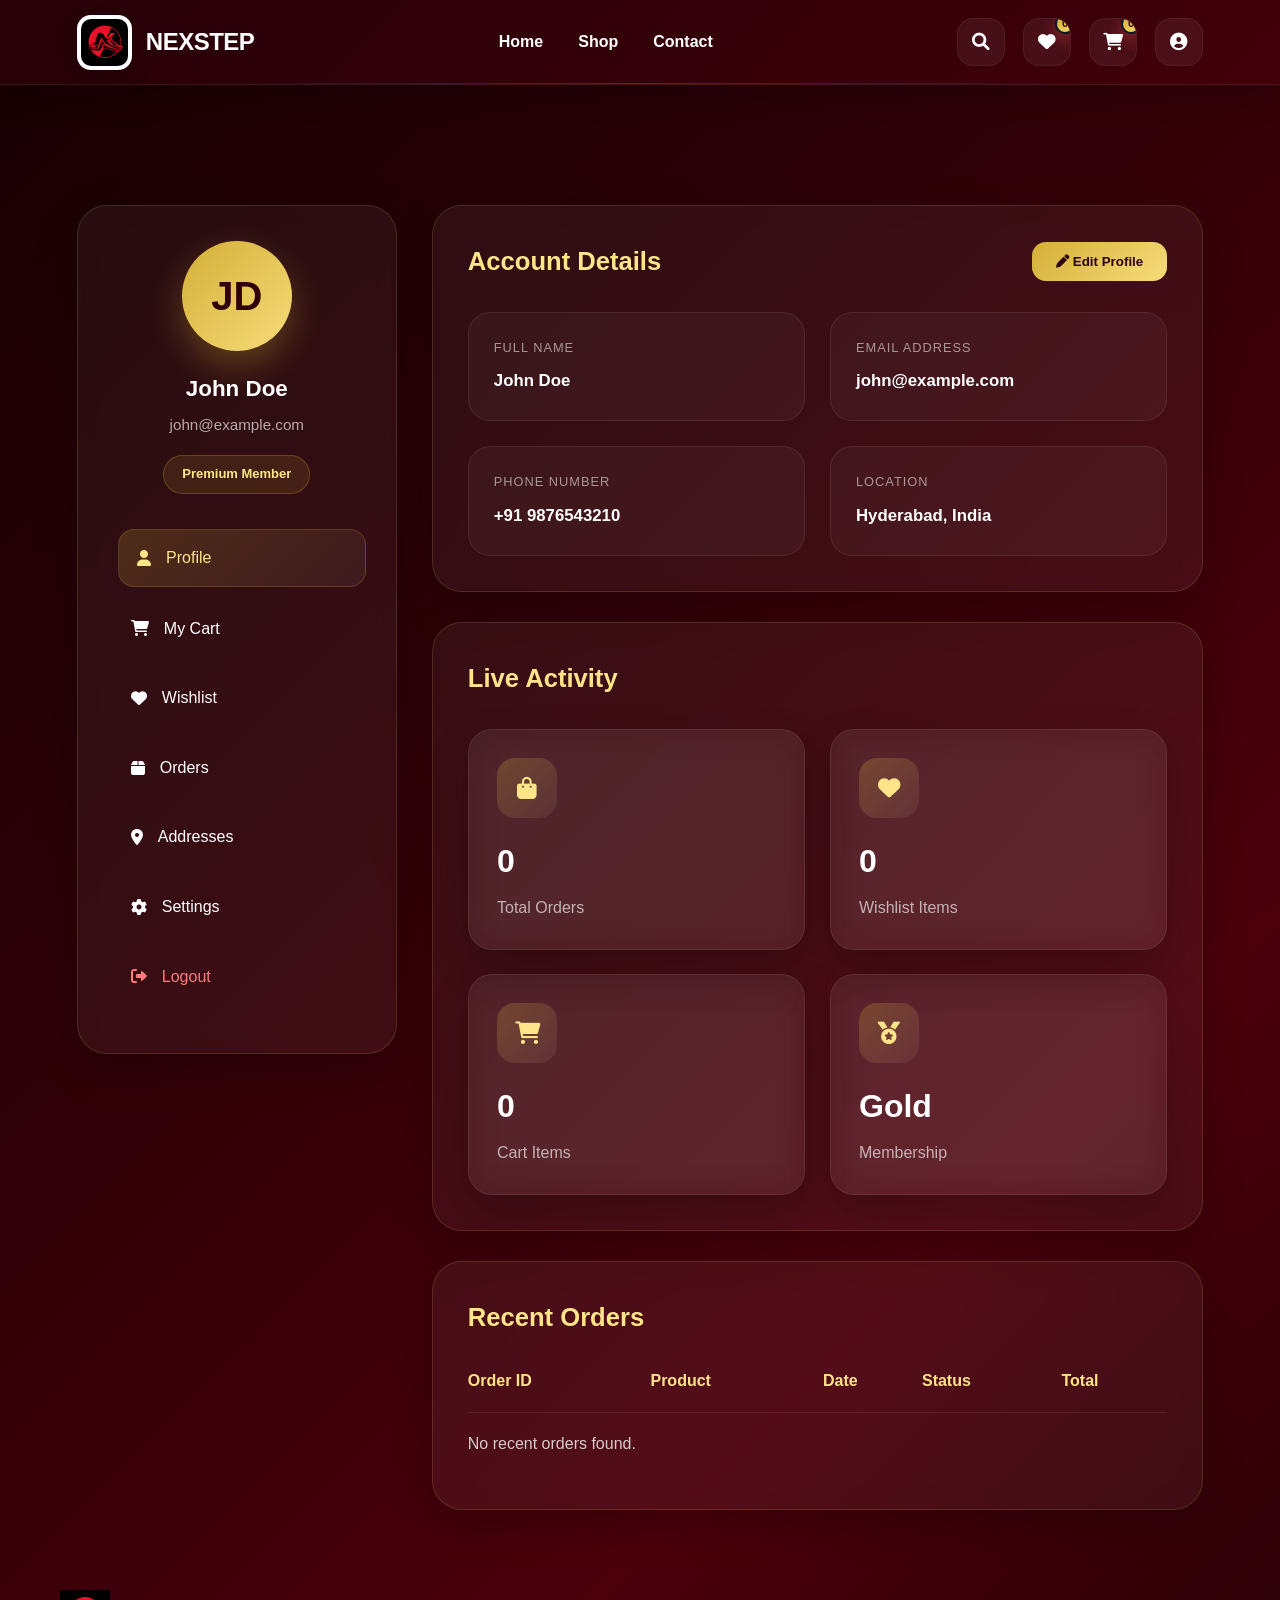
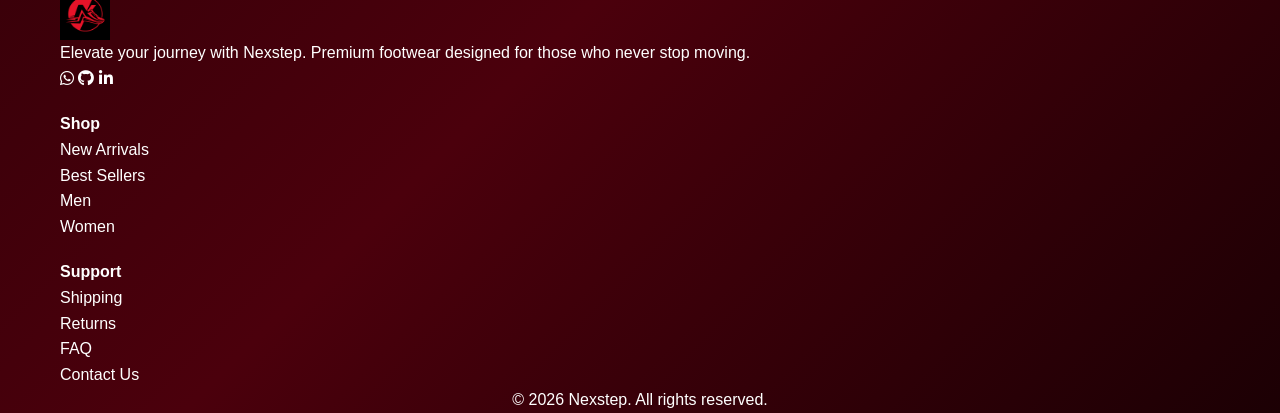
<file: profile.html>
<!DOCTYPE html>
<html lang="en">
<head>

    <!-- =========================================
       META INFO
    ========================================== -->

    <meta charset="UTF-8">
    <meta name="viewport" content="width=device-width, initial-scale=1.0">

    <title>My Profile | Nexstep</title>

    <!-- =========================================
       FONTS & ICONS
    ========================================== -->

    <link rel="stylesheet"
          href="https://cdnjs.cloudflare.com/ajax/libs/font-awesome/6.0.0/css/all.min.css">

    <link href="https://fonts.googleapis.com/css2?family=Poppins:wght@300;400;500;600;700;800&display=swap"
          rel="stylesheet">

    <!-- =========================================
       CSS FILES
    ========================================== -->

    <link rel="stylesheet" href="style.css">
    <link rel="stylesheet" href="navbar.css">

    <!-- =========================================
       PREMIUM PROFILE PAGE STYLE
    ========================================== -->

    <style>

        *{
            margin:0;
            padding:0;
            box-sizing:border-box;
        }

        body{
            font-family:'Poppins',sans-serif;

            background:
            linear-gradient(
                135deg,
                #160003,
                #2d0007,
                #4b000c,
                #1c0004
            );

            color:white;

            overflow-x:hidden;
        }

        body::before{
            content:"";
            position:fixed;
            width:450px;
            height:450px;
            top:-100px;
            right:-100px;

            background:
            radial-gradient(
                circle,
                rgba(212,175,55,0.18),
                transparent 70%
            );

            filter:blur(60px);
            z-index:-1;
        }

        body::after{
            content:"";
            position:fixed;
            width:350px;
            height:350px;
            bottom:-120px;
            left:-120px;

            background:
            radial-gradient(
                circle,
                rgba(255,0,80,0.12),
                transparent 70%
            );

            filter:blur(60px);
            z-index:-1;
        }

        :root{
            --gold:#d4af37;
            --light-gold:#f7dc7a;
            --glass:rgba(255,255,255,0.06);
            --border:rgba(255,215,120,0.14);
        }

        .profile-wrapper{
            padding:120px 6% 80px;
        }

        .profile-layout{
            display:grid;
            grid-template-columns:320px 1fr;
            gap:35px;
        }

        /* =========================================
           SIDEBAR
        ========================================== */

        .profile-sidebar{
            background:rgba(255,255,255,0.05);
            border:1px solid var(--border);
            backdrop-filter:blur(10px);
            border-radius:30px;
            padding:35px;
            height:fit-content;
            box-shadow:0 15px 40px rgba(0,0,0,0.25);
        }

        .profile-avatar{
            width:110px;
            height:110px;
            border-radius:50%;
            background:linear-gradient(
                135deg,
                #d4af37,
                #f7dc7a
            );

            display:flex;
            align-items:center;
            justify-content:center;

            font-size:2.5rem;
            font-weight:800;
            color:#300008;

            margin:auto;

            box-shadow:
            0 15px 35px rgba(212,175,55,0.3);
        }

        .profile-name{
            text-align:center;
            margin-top:20px;
            font-size:1.4rem;
            font-weight:700;
        }

        .profile-email{
            text-align:center;
            color:rgba(255,255,255,0.65);
            font-size:0.95rem;
            margin-top:6px;
        }

        .member-badge{
            margin:18px auto 0;
            width:fit-content;
            background:rgba(212,175,55,0.12);
            border:1px solid rgba(212,175,55,0.25);
            color:#ffe48a;
            padding:8px 18px;
            border-radius:999px;
            font-size:13px;
            font-weight:600;
        }

        .sidebar-menu{
            list-style:none;
            margin-top:35px;
        }

        .sidebar-menu li{
            margin-bottom:14px;
        }

        .sidebar-menu a{
            display:flex;
            align-items:center;
            gap:15px;
            padding:15px 18px;
            border-radius:16px;
            color:white;
            transition:0.35s ease;
        }

        .sidebar-menu a:hover,
        .sidebar-menu .active{
            background:
            linear-gradient(
                135deg,
                rgba(212,175,55,0.2),
                rgba(255,255,255,0.05)
            );

            border:1px solid rgba(212,175,55,0.2);

            transform:translateX(5px);

            color:#ffe48a;
        }

        .logout-link{
            color:#ff7b7b !important;
        }

        /* =========================================
           MAIN CONTENT
        ========================================== */

        .profile-main{
            display:flex;
            flex-direction:column;
            gap:30px;
        }

        .premium-card{
            background:rgba(255,255,255,0.05);
            border:1px solid var(--border);
            backdrop-filter:blur(10px);
            border-radius:30px;
            padding:35px;
            box-shadow:0 15px 40px rgba(0,0,0,0.22);
        }

        .section-header{
            display:flex;
            align-items:center;
            justify-content:space-between;
            margin-bottom:30px;
        }

        .section-title{
            font-size:1.6rem;
            font-weight:700;
            color:#ffe48a;
        }

        .edit-btn{
            padding:12px 24px;
            border:none;
            border-radius:14px;
            background:
            linear-gradient(
                135deg,
                #d4af37,
                #f7dc7a
            );

            color:#2b0007;
            font-weight:700;
            cursor:pointer;
            transition:0.35s ease;
        }

        .edit-btn:hover{
            transform:translateY(-4px);
            box-shadow:0 12px 28px rgba(212,175,55,0.3);
        }

        /* =========================================
           ACCOUNT GRID
        ========================================== */

        .account-grid{
            display:grid;
            grid-template-columns:
            repeat(auto-fit,minmax(250px,1fr));
            gap:25px;
        }

        .detail-box{
            background:rgba(255,255,255,0.04);
            border:1px solid rgba(255,255,255,0.08);
            border-radius:22px;
            padding:25px;
            transition:0.35s ease;
        }

        .detail-box:hover{
            transform:translateY(-6px);
            border-color:rgba(212,175,55,0.2);
        }

        .detail-box label{
            display:block;
            color:rgba(255,255,255,0.55);
            font-size:0.8rem;
            margin-bottom:10px;
            letter-spacing:1px;
        }

        .detail-box p{
            font-size:1.05rem;
            font-weight:600;
        }

        /* =========================================
           STATS
        ========================================== */

        .stats-grid{
            display:grid;
            grid-template-columns:
            repeat(auto-fit,minmax(220px,1fr));
            gap:25px;
        }

        .stat-card{
            background:rgba(255,255,255,0.05);
            border:1px solid rgba(255,255,255,0.08);
            border-radius:24px;
            padding:28px;
            transition:0.35s ease;
        }

        .stat-card:hover{
            transform:translateY(-6px);
            border-color:rgba(212,175,55,0.2);
        }

        .stat-icon{
            width:60px;
            height:60px;
            border-radius:18px;
            display:flex;
            align-items:center;
            justify-content:center;

            background:
            linear-gradient(
                135deg,
                rgba(212,175,55,0.25),
                rgba(255,255,255,0.06)
            );

            color:#ffe48a;
            font-size:1.4rem;
            margin-bottom:18px;
        }

        .stat-card h3{
            font-size:2rem;
            margin-bottom:8px;
        }

        .stat-card p{
            color:rgba(255,255,255,0.65);
        }

        /* =========================================
           RECENT ORDERS
        ========================================== */

        .orders-table{
            width:100%;
            border-collapse:collapse;
        }

        .orders-table th{
            text-align:left;
            padding-bottom:18px;
            color:#ffe48a;
            font-weight:600;
        }

        .orders-table td{
            padding:18px 0;
            border-top:1px solid rgba(255,255,255,0.08);
            color:rgba(255,255,255,0.78);
        }

        .status{
            padding:8px 14px;
            border-radius:999px;
            font-size:12px;
            font-weight:700;
            width:fit-content;
        }

        .delivered{
            background:rgba(0,255,128,0.12);
            color:#7dffb2;
        }

        .shipping{
            background:rgba(255,180,0,0.12);
            color:#ffd36b;
        }

        /* =========================================
           EDIT PROFILE MODAL
        ========================================== */

        .modal{
            position:fixed;
            inset:0;
            background:rgba(0,0,0,0.75);
            display:none;
            align-items:center;
            justify-content:center;
            z-index:9999;
            padding:20px;
        }

        .modal-content{
            width:100%;
            max-width:650px;
            background:#1b0005;
            border:1px solid rgba(212,175,55,0.2);
            border-radius:28px;
            padding:35px;
        }

        .modal-content h2{
            color:#ffe48a;
            margin-bottom:25px;
        }

        .form-grid{
            display:grid;
            grid-template-columns:1fr 1fr;
            gap:20px;
        }

        .form-group{
            margin-bottom:20px;
        }

        .form-group label{
            display:block;
            margin-bottom:10px;
            color:#ffe48a;
        }

        .form-group input{
            width:100%;
            padding:14px 16px;
            border-radius:14px;
            border:1px solid rgba(255,255,255,0.1);
            background:rgba(255,255,255,0.06);
            color:white;
            outline:none;
        }

        .save-btn{
            width:100%;
            margin-top:10px;
            padding:16px;
            border:none;
            border-radius:16px;
            background:linear-gradient(
                135deg,
                #d4af37,
                #f7dc7a
            );
            color:#2b0007;
            font-weight:700;
            cursor:pointer;
            font-size:1rem;
        }

        /* =========================================
           RESPONSIVE
        ========================================== */

        @media(max-width:1000px){

            .profile-layout{
                grid-template-columns:1fr;
            }
        }

        @media(max-width:768px){

            .profile-wrapper{
                padding:110px 5% 60px;
            }

            .section-header{
                flex-direction:column;
                align-items:flex-start;
                gap:20px;
            }

            .orders-table{
                display:block;
                overflow-x:auto;
            }

            .form-grid{
                grid-template-columns:1fr;
            }
        }

    </style>

</head>

<body>

    <!-- =========================================
       NAVBAR
    ========================================== -->

    <div id="navbar-placeholder"></div>

    <!-- =========================================
       PROFILE SECTION
    ========================================== -->

    <section class="profile-wrapper">

        <div class="profile-layout">

            <!-- =========================================
               SIDEBAR
            ========================================== -->

            <aside class="profile-sidebar">

                <div class="profile-avatar" id="avatarLetters">
                    JD
                </div>

                <h3 class="profile-name" id="sidebarName">
                    John Doe
                </h3>

                <p class="profile-email" id="sidebarEmail">
                    john@example.com
                </p>

                <div class="member-badge">
                    Premium Member
                </div>

                <ul class="sidebar-menu">

                    <li>
                        <a href="#" class="active">
                            <i class="fas fa-user"></i>
                            Profile
                        </a>
                    </li>

                    <li>
                        <a href="cart.html">
                            <i class="fas fa-shopping-cart"></i>
                            My Cart
                        </a>
                    </li>

                    <li>
                        <a href="wishlist.html">
                            <i class="fas fa-heart"></i>
                            Wishlist
                        </a>
                    </li>

                    <li>
                        <a href="#">
                            <i class="fas fa-box"></i>
                            Orders
                        </a>
                    </li>

                    <li>
                        <a href="#">
                            <i class="fas fa-location-dot"></i>
                            Addresses
                        </a>
                    </li>

                    <li>
                        <a href="#">
                            <i class="fas fa-cog"></i>
                            Settings
                        </a>
                    </li>

                    <li>
                        <a href="#" class="logout-link" id="logout-btn">
                            <i class="fas fa-right-from-bracket"></i>
                            Logout
                        </a>
                    </li>

                </ul>

            </aside>

            <!-- =========================================
               MAIN CONTENT
            ========================================== -->

            <main class="profile-main">

                <!-- ACCOUNT DETAILS -->

                <div class="premium-card">

                    <div class="section-header">

                        <h2 class="section-title">
                            Account Details
                        </h2>

                        <button class="edit-btn" id="editProfileBtn">
                            <i class="fas fa-pen"></i>
                            Edit Profile
                        </button>

                    </div>

                    <div class="account-grid">

                        <div class="detail-box">
                            <label>FULL NAME</label>
                            <p id="profile-name">John Doe</p>
                        </div>

                        <div class="detail-box">
                            <label>EMAIL ADDRESS</label>
                            <p id="profile-email">john@example.com</p>
                        </div>

                        <div class="detail-box">
                            <label>PHONE NUMBER</label>
                            <p id="profile-phone">+91 9876543210</p>
                        </div>

                        <div class="detail-box">
                            <label>LOCATION</label>
                            <p id="profile-location">Hyderabad, India</p>
                        </div>

                    </div>

                </div>

                <!-- LIVE ACTIVITY -->

                <div class="premium-card">

                    <div class="section-header">

                        <h2 class="section-title">
                            Live Activity
                        </h2>

                    </div>

                    <div class="stats-grid">

                        <div class="stat-card">

                            <div class="stat-icon">
                                <i class="fas fa-bag-shopping"></i>
                            </div>

                            <h3 id="ordersCount">0</h3>

                            <p>Total Orders</p>

                        </div>

                        <div class="stat-card">

                            <div class="stat-icon">
                                <i class="fas fa-heart"></i>
                            </div>

                            <h3 id="wishlistCount">0</h3>

                            <p>Wishlist Items</p>

                        </div>

                        <div class="stat-card">

                            <div class="stat-icon">
                                <i class="fas fa-cart-shopping"></i>
                            </div>

                            <h3 id="cartCount">0</h3>

                            <p>Cart Items</p>

                        </div>

                        <div class="stat-card">

                            <div class="stat-icon">
                                <i class="fas fa-medal"></i>
                            </div>

                            <h3 id="memberStatus">Gold</h3>

                            <p>Membership</p>

                        </div>

                    </div>

                </div>

                <!-- RECENT ORDERS -->

                <div class="premium-card">

                    <div class="section-header">

                        <h2 class="section-title">
                            Recent Orders
                        </h2>

                    </div>

                    <table class="orders-table">

                        <thead>

                            <tr>
                                <th>Order ID</th>
                                <th>Product</th>
                                <th>Date</th>
                                <th>Status</th>
                                <th>Total</th>
                            </tr>

                        </thead>

                        <tbody id="ordersTable">

                        </tbody>

                    </table>

                </div>

            </main>

        </div>

    </section>

    <!-- =========================================
       EDIT PROFILE MODAL
    ========================================== -->

    <div class="modal" id="profileModal">

        <div class="modal-content">

            <h2>Edit Profile</h2>

            <div class="form-grid">

                <div class="form-group">
                    <label>Full Name</label>
                    <input type="text" id="editName">
                </div>

                <div class="form-group">
                    <label>Email Address</label>
                    <input type="email" id="editEmail">
                </div>

                <div class="form-group">
                    <label>Phone Number</label>
                    <input type="text" id="editPhone">
                </div>

                <div class="form-group">
                    <label>Location</label>
                    <input type="text" id="editLocation">
                </div>

            </div>

            <button class="save-btn" id="saveProfileBtn">
                Save Changes
            </button>

        </div>

    </div>

    <!-- =========================================
       FOOTER
    ========================================== -->

    <div id="footer-placeholder"></div>

    <!-- =========================================
       SCRIPTS
    ========================================== -->

    <script src="main.js"></script>

    <script>

        /* =========================================
           LOAD NAVBAR
        ========================================== */

        fetch('navbar.html')

        .then(res => res.text())

        .then(html => {

            document.getElementById(
                'navbar-placeholder'
            ).innerHTML = html;
        });

        /* =========================================
           LOAD FOOTER
        ========================================== */

        fetch('footer.html')

        .then(res => res.text())

        .then(html => {

            document.getElementById(
                'footer-placeholder'
            ).innerHTML = html;
        });

        /* =========================================
           PROFILE DATA
        ========================================== */

        const defaultProfile = {

            name: "John Doe",
            email: "john@example.com",
            phone: "+91 9876543210",
            location: "Hyderabad, India"

        };

        let profile =
        JSON.parse(localStorage.getItem('nexstepProfile'))
        || defaultProfile;

        function updateProfileUI(){

            document.getElementById(
                'profile-name'
            ).textContent = profile.name;

            document.getElementById(
                'profile-email'
            ).textContent = profile.email;

            document.getElementById(
                'profile-phone'
            ).textContent = profile.phone;

            document.getElementById(
                'profile-location'
            ).textContent = profile.location;

            document.getElementById(
                'sidebarName'
            ).textContent = profile.name;

            document.getElementById(
                'sidebarEmail'
            ).textContent = profile.email;

            const initials =
            profile.name
            .split(" ")
            .map(word => word[0])
            .join("")
            .substring(0,2);

            document.getElementById(
                'avatarLetters'
            ).textContent = initials;
        }

        updateProfileUI();

        /* =========================================
           OPEN EDIT MODAL
        ========================================== */

        document
        .getElementById('editProfileBtn')

        .addEventListener('click', () => {

            document.getElementById(
                'profileModal'
            ).style.display = 'flex';

            document.getElementById(
                'editName'
            ).value = profile.name;

            document.getElementById(
                'editEmail'
            ).value = profile.email;

            document.getElementById(
                'editPhone'
            ).value = profile.phone;

            document.getElementById(
                'editLocation'
            ).value = profile.location;

        });

        /* =========================================
           SAVE PROFILE
        ========================================== */

        document
        .getElementById('saveProfileBtn')

        .addEventListener('click', () => {

            profile.name =
            document.getElementById(
                'editName'
            ).value;

            profile.email =
            document.getElementById(
                'editEmail'
            ).value;

            profile.phone =
            document.getElementById(
                'editPhone'
            ).value;

            profile.location =
            document.getElementById(
                'editLocation'
            ).value;

            localStorage.setItem(
                'nexstepProfile',
                JSON.stringify(profile)
            );

            updateProfileUI();

            document.getElementById(
                'profileModal'
            ).style.display = 'none';

            alert(
                'Profile updated successfully!'
            );

        });

        /* =========================================
           CLOSE MODAL
        ========================================== */

        window.onclick = function(event){

            const modal =
            document.getElementById(
                'profileModal'
            );

            if(event.target === modal){

                modal.style.display = 'none';
            }
        }

        /* =========================================
           LIVE ACTIVITY
        ========================================== */

        const cartItems =
        JSON.parse(localStorage.getItem('cart'))
        || [];

        const wishlistItems =
        JSON.parse(localStorage.getItem('wishlist'))
        || [];

        const orders =
        JSON.parse(localStorage.getItem('orders'))
        || [];

        document.getElementById(
            'cartCount'
        ).textContent = cartItems.length;

        document.getElementById(
            'wishlistCount'
        ).textContent = wishlistItems.length;

        document.getElementById(
            'ordersCount'
        ).textContent = orders.length;

        /* =========================================
           ORDERS TABLE
        ========================================== */

        const ordersTable =
        document.getElementById(
            'ordersTable'
        );

        if(orders.length === 0){

            ordersTable.innerHTML = `

                <tr>

                    <td colspan="5">

                        No recent orders found.

                    </td>

                </tr>

            `;
        }

        else{

            orders.forEach(order => {

                ordersTable.innerHTML += `

                    <tr>

                        <td>
                            ${order.id || '#NX1001'}
                        </td>

                        <td>
                            ${order.product || 'Nexstep Product'}
                        </td>

                        <td>
                            ${order.date || '15 Jan 2026'}
                        </td>

                        <td>

                            <span class="status delivered">

                                ${order.status || 'Delivered'}

                            </span>

                        </td>

                        <td>

                            ₹${order.total || '4999'}

                        </td>

                    </tr>

                `;
            });
        }

        /* =========================================
           LOGOUT
        ========================================== */

        document
        .getElementById('logout-btn')

        .addEventListener('click', (e) => {

            e.preventDefault();

            const confirmLogout =
            confirm(
                'Are you sure you want to logout?'
            );

            if(confirmLogout){

                window.location.href =
                'login.html';
            }
        });

    </script>

</body>
</html>
</file>
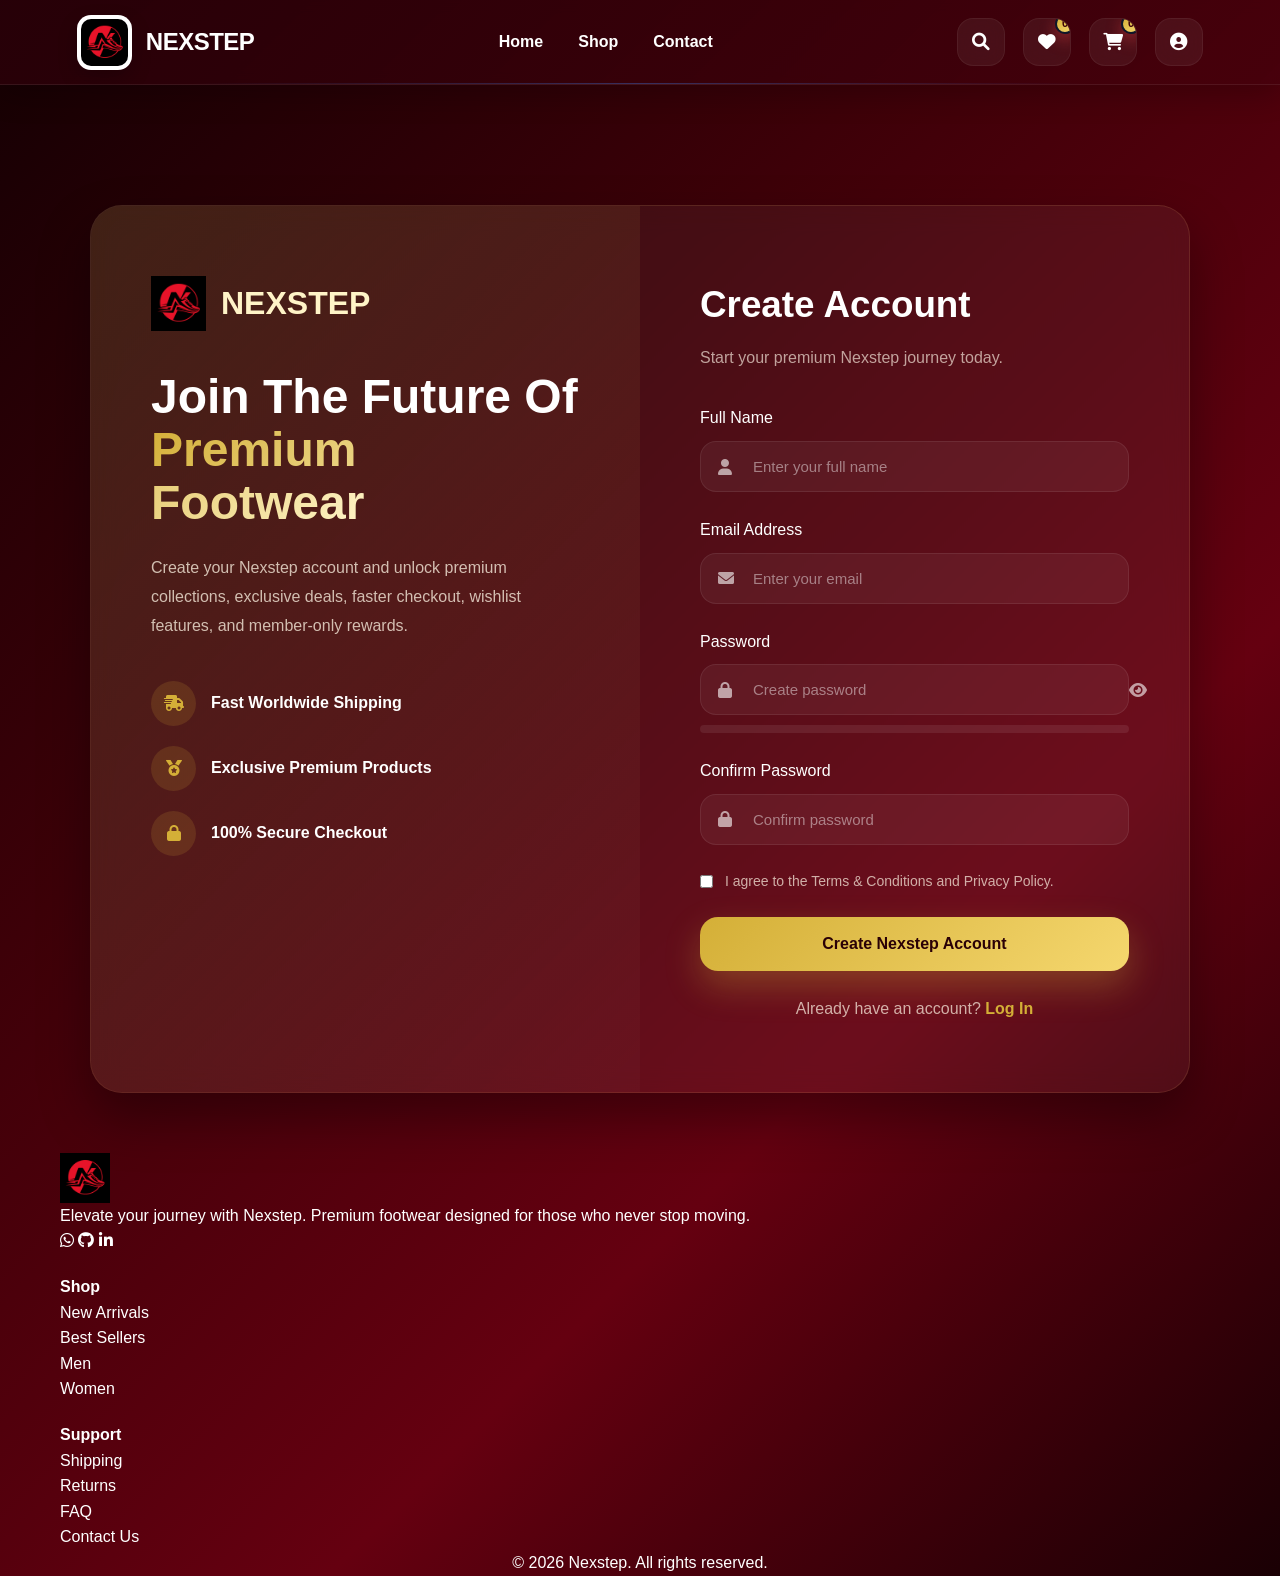
<file: signup.html>
<!DOCTYPE html>
<html lang="en">
<head>

    <!-- =========================================================
         META INFO
    ========================================================== -->

    <meta charset="UTF-8">
    <meta name="viewport" content="width=device-width, initial-scale=1.0">

    <title>Sign Up | Nexstep</title>

    <!-- =========================================================
         FONTS & ICONS
    ========================================================== -->

    <link rel="stylesheet"
          href="https://cdnjs.cloudflare.com/ajax/libs/font-awesome/6.0.0/css/all.min.css">

    <link href="https://fonts.googleapis.com/css2?family=Poppins:wght@300;400;500;600;700;800&display=swap"
          rel="stylesheet">

    <!-- =========================================================
         CSS FILES
    ========================================================== -->

    <link rel="stylesheet" href="style.css">
    <link rel="stylesheet" href="navbar.css">

    <!-- =========================================================
         PREMIUM STYLE
    ========================================================== -->

    <style>

        *{
            margin:0;
            padding:0;
            box-sizing:border-box;
        }

        body{

            font-family:'Poppins',sans-serif;

            overflow-x:hidden;

            background:
            linear-gradient(
                135deg,
                #140003,
                #3d0008,
                #650010,
                #1a0004
            );

            min-height:100vh;

            color:white;
        }

        :root{

            --gold:#d4af37;
            --light-gold:#f5d76e;

            --glass:
            rgba(255,255,255,0.06);

            --border:
            rgba(255,215,120,0.12);
        }

        /* =========================================================
           BACKGROUND EFFECTS
        ========================================================== */

        body::before{

            content:"";

            position:fixed;

            width:400px;
            height:400px;

            top:-100px;
            right:-100px;

            background:
            radial-gradient(
                circle,
                rgba(212,175,55,0.18),
                transparent 70%
            );

            filter:blur(70px);

            z-index:-1;
        }

        body::after{

            content:"";

            position:fixed;

            width:350px;
            height:350px;

            bottom:-100px;
            left:-100px;

            background:
            radial-gradient(
                circle,
                rgba(255,0,85,0.12),
                transparent 70%
            );

            filter:blur(70px);

            z-index:-1;
        }

        /* =========================================================
           SIGNUP SECTION
        ========================================================== */

        .signup-section{

            min-height:100vh;

            display:flex;
            align-items:center;
            justify-content:center;

            padding:120px 20px 60px;
        }

        .signup-container{

            width:100%;
            max-width:1100px;

            display:grid;

            grid-template-columns:
            1fr 1fr;

            background:
            rgba(255,255,255,0.05);

            border:
            1px solid var(--border);

            backdrop-filter:blur(12px);

            border-radius:32px;

            overflow:hidden;

            box-shadow:
            0 25px 50px rgba(0,0,0,0.35);
        }

        /* =========================================================
           LEFT SIDE
        ========================================================== */

        .signup-left{

            padding:70px 60px;

            background:
            linear-gradient(
                135deg,
                rgba(212,175,55,0.12),
                rgba(255,255,255,0.02)
            );

            position:relative;
        }

        .signup-logo{

            display:flex;
            align-items:center;
            gap:15px;

            margin-bottom:40px;
        }

        .signup-logo img{

            width:55px;
            height:55px;

            object-fit:contain;
        }

        .signup-logo h2{

            font-size:2rem;

            font-weight:800;

            color:#fff4c7;
        }

        .signup-title{

            font-size:3rem;

            font-weight:800;

            line-height:1.1;

            margin-bottom:25px;
        }

        .signup-title span{

            background:
            linear-gradient(
                135deg,
                #d4af37,
                #fff4c7
            );

            -webkit-background-clip:text;
            -webkit-text-fill-color:transparent;
        }

        .signup-text{

            color:
            rgba(255,245,230,0.75);

            line-height:1.8;

            margin-bottom:40px;
        }

        .signup-features{

            display:flex;
            flex-direction:column;
            gap:20px;
        }

        .feature-item{

            display:flex;
            align-items:center;
            gap:15px;
        }

        .feature-item i{

            width:45px;
            height:45px;

            border-radius:50%;

            display:flex;
            align-items:center;
            justify-content:center;

            background:
            rgba(212,175,55,0.15);

            color:var(--gold);
        }

        /* =========================================================
           RIGHT SIDE FORM
        ========================================================== */

        .signup-right{

            padding:70px 60px;
        }

        .form-title{

            font-size:2.3rem;

            font-weight:700;

            margin-bottom:10px;
        }

        .form-subtitle{

            color:
            rgba(255,245,230,0.65);

            margin-bottom:35px;
        }

        .form-group{

            margin-bottom:25px;
        }

        .form-group label{

            display:block;

            margin-bottom:10px;

            font-weight:500;
        }

        .input-box{

            position:relative;
        }

        .input-box i{

            position:absolute;

            top:50%;
            left:18px;

            transform:translateY(-50%);

            color:rgba(255,255,255,0.6);
        }

        .input-box input{

            width:100%;

            padding:
            16px 18px 16px 52px;

            border-radius:16px;

            border:
            1px solid rgba(255,255,255,0.08);

            background:
            rgba(255,255,255,0.05);

            color:white;

            outline:none;

            font-size:15px;

            transition:0.3s ease;
        }

        .input-box input:focus{

            border-color:
            rgba(212,175,55,0.5);

            box-shadow:
            0 0 0 4px
            rgba(212,175,55,0.12);
        }

        .input-box input::placeholder{

            color:
            rgba(255,255,255,0.45);
        }

        /* =========================================================
           PASSWORD TOGGLE
        ========================================================== */

        .toggle-password{

            position:absolute;

            right:18px;
            top:50%;

            transform:translateY(-50%);

            cursor:pointer;

            color:
            rgba(255,255,255,0.6);
        }

        /* =========================================================
           PASSWORD STRENGTH
        ========================================================== */

        .password-strength{

            margin-top:10px;

            height:8px;

            border-radius:10px;

            background:
            rgba(255,255,255,0.08);

            overflow:hidden;
        }

        .strength-bar{

            height:100%;
            width:0%;

            border-radius:10px;

            transition:0.4s ease;
        }

        /* =========================================================
           TERMS
        ========================================================== */

        .terms{

            display:flex;
            align-items:flex-start;
            gap:12px;

            margin:25px 0;

            color:
            rgba(255,245,230,0.7);

            font-size:14px;
        }

        .terms input{

            margin-top:5px;
        }

        /* =========================================================
           BUTTON
        ========================================================== */

        .signup-btn{

            width:100%;

            padding:18px;

            border:none;

            border-radius:18px;

            font-size:16px;
            font-weight:700;

            cursor:pointer;

            background:
            linear-gradient(
                135deg,
                #d4af37,
                #f5d76e
            );

            color:#2a0006;

            transition:0.4s ease;

            box-shadow:
            0 15px 35px
            rgba(212,175,55,0.3);
        }

        .signup-btn:hover{

            transform:
            translateY(-4px);

            box-shadow:
            0 20px 45px
            rgba(212,175,55,0.45);
        }

        /* =========================================================
           LOGIN LINK
        ========================================================== */

        .login-link{

            margin-top:25px;

            text-align:center;

            color:
            rgba(255,245,230,0.7);
        }

        .login-link a{

            color:var(--gold);

            font-weight:600;
        }

        /* =========================================================
           SUCCESS MESSAGE
        ========================================================== */

        .success-popup{

            position:fixed;

            top:30px;
            right:30px;

            background:
            linear-gradient(
                135deg,
                #d4af37,
                #f5d76e
            );

            color:#2a0006;

            padding:18px 28px;

            border-radius:16px;

            font-weight:700;

            display:flex;
            align-items:center;
            gap:10px;

            transform:translateX(120%);

            transition:0.5s ease;

            z-index:9999;
        }

        .success-popup.active{

            transform:translateX(0);
        }

        /* =========================================================
           RESPONSIVE
        ========================================================== */

        @media(max-width:950px){

            .signup-container{

                grid-template-columns:1fr;
            }

            .signup-left{

                display:none;
            }
        }

        @media(max-width:600px){

            .signup-right{

                padding:50px 25px;
            }

            .form-title{

                font-size:2rem;
            }
        }

    </style>

</head>

<body>

    <!-- =========================================================
         NAVBAR
    ========================================================== -->

    <div id="navbar-placeholder"></div>

    <!-- =========================================================
         SUCCESS POPUP
    ========================================================== -->

    <div class="success-popup" id="successPopup">

        <i class="fas fa-check-circle"></i>

        Account Created Successfully!

    </div>

    <!-- =========================================================
         SIGNUP SECTION
    ========================================================== -->

    <section class="signup-section">

        <div class="signup-container">

            <!-- =================================================
                 LEFT SIDE
            ================================================== -->

            <div class="signup-left">

                <div class="signup-logo">

                    <img
                        src="nexstep logo.jpeg"
                        alt="Nexstep Logo"
                    >

                    <h2>NEXSTEP</h2>

                </div>

                <h1 class="signup-title">

                    Join The Future Of <span>Premium Footwear</span>

                </h1>

                <p class="signup-text">

                    Create your Nexstep account and unlock
                    premium collections, exclusive deals,
                    faster checkout, wishlist features,
                    and member-only rewards.

                </p>

                <div class="signup-features">

                    <div class="feature-item">

                        <i class="fas fa-shipping-fast"></i>

                        <div>

                            <h4>Fast Worldwide Shipping</h4>

                        </div>

                    </div>

                    <div class="feature-item">

                        <i class="fas fa-medal"></i>

                        <div>

                            <h4>Exclusive Premium Products</h4>

                        </div>

                    </div>

                    <div class="feature-item">

                        <i class="fas fa-lock"></i>

                        <div>

                            <h4>100% Secure Checkout</h4>

                        </div>

                    </div>

                </div>

            </div>

            <!-- =================================================
                 RIGHT SIDE
            ================================================== -->

            <div class="signup-right">

                <h2 class="form-title">

                    Create Account

                </h2>

                <p class="form-subtitle">

                    Start your premium Nexstep journey today.

                </p>

                <form id="signupForm">

                    <!-- FULL NAME -->

                    <div class="form-group">

                        <label>Full Name</label>

                        <div class="input-box">

                            <i class="fas fa-user"></i>

                            <input
                                type="text"
                                id="fullname"
                                placeholder="Enter your full name"
                                required
                            >

                        </div>

                    </div>

                    <!-- EMAIL -->

                    <div class="form-group">

                        <label>Email Address</label>

                        <div class="input-box">

                            <i class="fas fa-envelope"></i>

                            <input
                                type="email"
                                id="email"
                                placeholder="Enter your email"
                                required
                            >

                        </div>

                    </div>

                    <!-- PASSWORD -->

                    <div class="form-group">

                        <label>Password</label>

                        <div class="input-box">

                            <i class="fas fa-lock"></i>

                            <input
                                type="password"
                                id="password"
                                placeholder="Create password"
                                required
                            >

                            <span
                                class="toggle-password"
                                onclick="togglePassword()"
                            >

                                <i class="fas fa-eye"></i>

                            </span>

                        </div>

                        <div class="password-strength">

                            <div class="strength-bar"
                                 id="strengthBar">

                            </div>

                        </div>

                    </div>

                    <!-- CONFIRM PASSWORD -->

                    <div class="form-group">

                        <label>Confirm Password</label>

                        <div class="input-box">

                            <i class="fas fa-lock"></i>

                            <input
                                type="password"
                                id="confirmPassword"
                                placeholder="Confirm password"
                                required
                            >

                        </div>

                    </div>

                    <!-- TERMS -->

                    <div class="terms">

                        <input
                            type="checkbox"
                            id="terms"
                            required
                        >

                        <label for="terms">

                            I agree to the Terms &
                            Conditions and Privacy Policy.

                        </label>

                    </div>

                    <!-- BUTTON -->

                    <button
                        type="submit"
                        class="signup-btn"
                    >

                        Create Nexstep Account

                    </button>

                </form>

                <!-- LOGIN -->

                <p class="login-link">

                    Already have an account?

                    <a href="login.html">

                        Log In

                    </a>

                </p>

            </div>

        </div>

    </section>

    <!-- =========================================================
         FOOTER
    ========================================================== -->

    <div id="footer-placeholder"></div>

    <!-- =========================================================
         JAVASCRIPT
    ========================================================== -->

    <script>

        /* =====================================================
           LOAD NAVBAR
        ====================================================== */

        fetch('navbar.html')

        .then(res => res.text())

        .then(html => {

            document.getElementById(
                'navbar-placeholder'
            ).innerHTML = html;
        });

        /* =====================================================
           LOAD FOOTER
        ====================================================== */

        fetch('footer.html')

        .then(res => res.text())

        .then(html => {

            document.getElementById(
                'footer-placeholder'
            ).innerHTML = html;
        });

        /* =====================================================
           PASSWORD TOGGLE
        ====================================================== */

        function togglePassword(){

            const password =
            document.getElementById(
                'password'
            );

            if(password.type === "password"){

                password.type = "text";

            }else{

                password.type = "password";
            }
        }

        /* =====================================================
           PASSWORD STRENGTH
        ====================================================== */

        const passwordInput =
        document.getElementById(
            'password'
        );

        const strengthBar =
        document.getElementById(
            'strengthBar'
        );

        passwordInput.addEventListener(
            'input',
            () => {

                const value =
                passwordInput.value;

                let strength = 0;

                if(value.length >= 6)
                    strength += 25;

                if(value.match(/[A-Z]/))
                    strength += 25;

                if(value.match(/[0-9]/))
                    strength += 25;

                if(value.match(/[^A-Za-z0-9]/))
                    strength += 25;

                strengthBar.style.width =
                strength + "%";

                if(strength <= 25){

                    strengthBar.style.background =
                    "#ff4d4d";

                }else if(strength <= 50){

                    strengthBar.style.background =
                    "#ff944d";

                }else if(strength <= 75){

                    strengthBar.style.background =
                    "#ffd633";

                }else{

                    strengthBar.style.background =
                    "#4dff88";
                }
            }
        );

        /* =====================================================
           FORM SUBMIT
        ====================================================== */

        const signupForm =
        document.getElementById(
            'signupForm'
        );

        signupForm.addEventListener(
            'submit',
            (e) => {

                e.preventDefault();

                const fullname =
                document.getElementById(
                    'fullname'
                ).value;

                const email =
                document.getElementById(
                    'email'
                ).value;

                const password =
                document.getElementById(
                    'password'
                ).value;

                const confirmPassword =
                document.getElementById(
                    'confirmPassword'
                ).value;

                if(password !== confirmPassword){

                    alert(
                        "Passwords do not match!"
                    );

                    return;
                }

                /* SAVE USER */

                const user = {

                    fullname,
                    email,
                    password
                };

                localStorage.setItem(
                    'nexstepUser',
                    JSON.stringify(user)
                );

                /* SUCCESS POPUP */

                const popup =
                document.getElementById(
                    'successPopup'
                );

                popup.classList.add(
                    'active'
                );

                /* REDIRECT */

                setTimeout(() => {

                    window.location.href =
                    "login.html";

                },2000);
            }
        );

    </script>

</body>
</html>
</file>
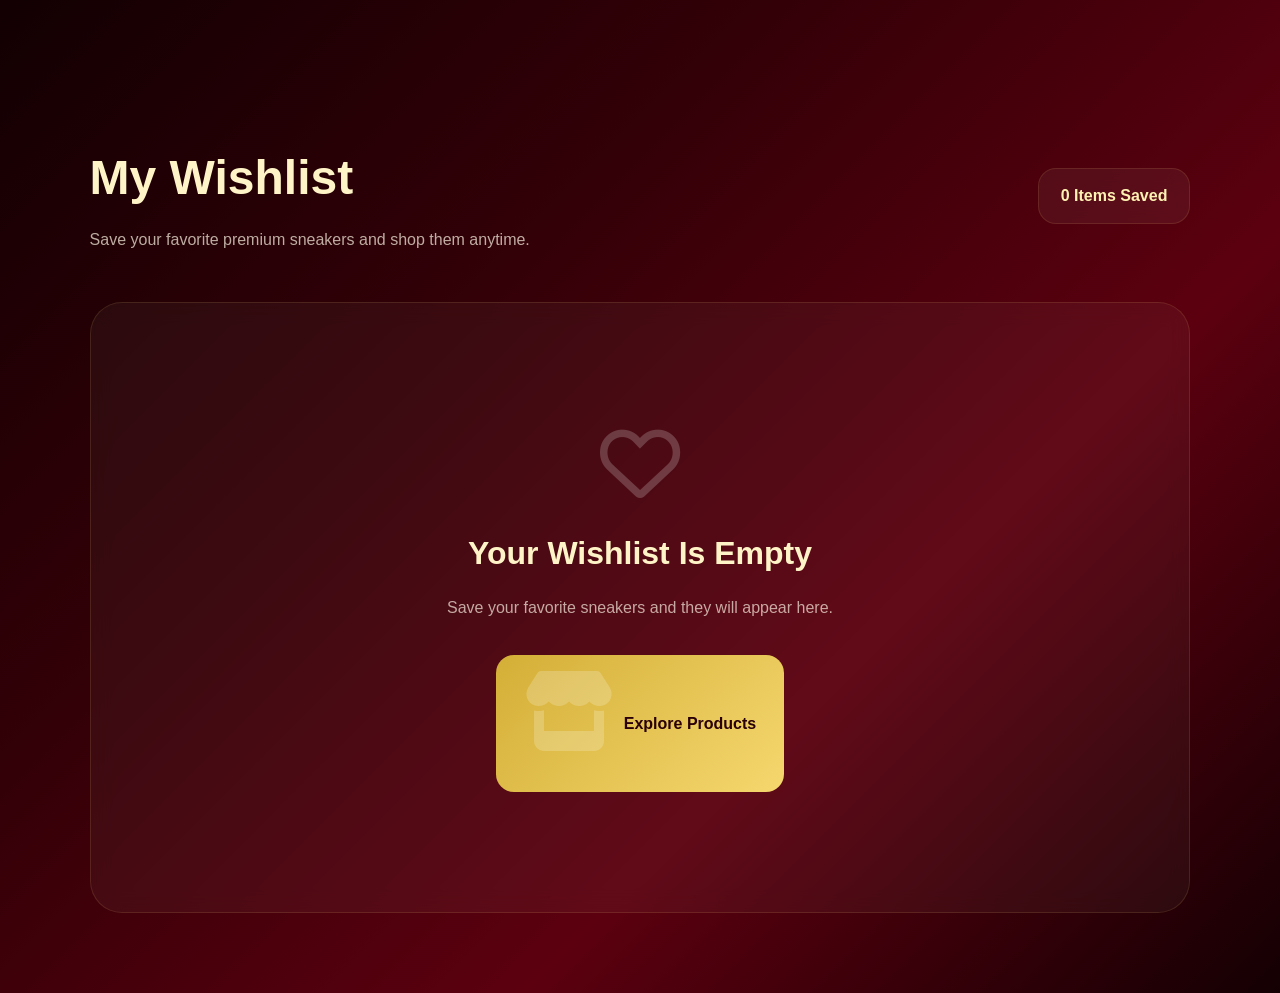
<file: wishlist.html>
<!DOCTYPE html>
<html lang="en">
<head>

    <!-- =========================================================
         META INFO
    ========================================================== -->

    <meta charset="UTF-8">
    <meta name="viewport" content="width=device-width, initial-scale=1.0">

    <title>My Wishlist | Nexstep</title>

    <!-- =========================================================
         FONTS & ICONS
    ========================================================== -->

    <link rel="stylesheet"
          href="https://cdnjs.cloudflare.com/ajax/libs/font-awesome/6.0.0/css/all.min.css">

    <link href="https://fonts.googleapis.com/css2?family=Poppins:wght@300;400;500;600;700;800&display=swap"
          rel="stylesheet">

    <!-- =========================================================
         CSS FILES
    ========================================================== -->

    <link rel="stylesheet" href="style.css">
    <link rel="stylesheet" href="navbar.css">

    <!-- =========================================================
         PREMIUM STYLES
    ========================================================== -->

    <style>

        *{
            margin:0;
            padding:0;
            box-sizing:border-box;
        }

        body{

            font-family:'Poppins',sans-serif;

            overflow-x:hidden;

            background:
            linear-gradient(
                135deg,
                #120002,
                #320007,
                #5c000f,
                #140003
            );

            min-height:100vh;

            color:white;
        }

        :root{

            --gold:#d4af37;

            --light-gold:#f5d76e;

            --glass:
            rgba(255,255,255,0.06);

            --border:
            rgba(255,215,120,0.12);
        }

        /* =========================================================
           BACKGROUND EFFECTS
        ========================================================== */

        body::before{

            content:"";

            position:fixed;

            width:450px;
            height:450px;

            top:-120px;
            right:-120px;

            background:
            radial-gradient(
                circle,
                rgba(212,175,55,0.18),
                transparent 70%
            );

            filter:blur(70px);

            z-index:-1;
        }

        body::after{

            content:"";

            position:fixed;

            width:350px;
            height:350px;

            bottom:-100px;
            left:-100px;

            background:
            radial-gradient(
                circle,
                rgba(255,0,90,0.12),
                transparent 70%
            );

            filter:blur(70px);

            z-index:-1;
        }

        /* =========================================================
           PAGE SECTION
        ========================================================== */

        .wishlist-section{

            padding:
            140px 7% 80px;
        }

        .page-header{

            display:flex;
            justify-content:space-between;
            align-items:center;

            flex-wrap:wrap;

            gap:20px;

            margin-bottom:50px;
        }

        .page-title{

            font-size:3rem;

            font-weight:800;

            color:#fff4c7;
        }

        .page-subtitle{

            color:
            rgba(255,245,230,0.7);

            margin-top:10px;
        }

        .wishlist-count{

            padding:14px 22px;

            border-radius:18px;

            background:
            rgba(255,255,255,0.05);

            border:
            1px solid var(--border);

            backdrop-filter:blur(10px);

            font-weight:600;

            color:#fff2b3;
        }

        /* =========================================================
           GRID
        ========================================================== */

        .wishlist-grid{

            display:grid;

            grid-template-columns:
            repeat(auto-fit,minmax(280px,1fr));

            gap:30px;
        }

        /* =========================================================
           PRODUCT CARD
        ========================================================== */

        .wishlist-card{

            background:
            rgba(255,255,255,0.05);

            border:
            1px solid var(--border);

            border-radius:28px;

            overflow:hidden;

            backdrop-filter:blur(12px);

            transition:0.4s ease;

            position:relative;
        }

        .wishlist-card:hover{

            transform:
            translateY(-10px);

            border-color:
            rgba(255,215,120,0.3);

            box-shadow:
            0 25px 50px rgba(0,0,0,0.3);
        }

        .wishlist-image{

            position:relative;

            overflow:hidden;
        }

        .wishlist-image img{

            width:100%;
            height:260px;

            object-fit:cover;

            transition:0.5s ease;
        }

        .wishlist-card:hover img{

            transform:
            scale(1.06);
        }

        .wishlist-badge{

            position:absolute;

            top:18px;
            left:18px;

            background:
            linear-gradient(
                135deg,
                #d4af37,
                #f5d76e
            );

            color:#2a0006;

            padding:8px 14px;

            border-radius:50px;

            font-size:13px;
            font-weight:700;
        }

        .wishlist-content{

            padding:25px;
        }

        .wishlist-name{

            font-size:1.25rem;

            font-weight:700;

            margin-bottom:10px;
        }

        .wishlist-desc{

            color:
            rgba(255,245,230,0.68);

            line-height:1.7;

            margin-bottom:18px;

            font-size:14px;
        }

        .wishlist-price{

            font-size:1.4rem;

            font-weight:800;

            color:#fff2b3;

            margin-bottom:25px;
        }

        /* =========================================================
           BUTTONS
        ========================================================== */

        .wishlist-actions{

            display:flex;

            gap:12px;
        }

        .btn{

            flex:1;

            padding:14px;

            border:none;

            border-radius:16px;

            cursor:pointer;

            font-weight:700;

            transition:0.35s ease;

            font-size:14px;
        }

        .btn-cart{

            background:
            linear-gradient(
                135deg,
                #d4af37,
                #f5d76e
            );

            color:#2a0006;

            box-shadow:
            0 12px 30px
            rgba(212,175,55,0.3);
        }

        .btn-cart:hover{

            transform:
            translateY(-4px);

            box-shadow:
            0 18px 40px
            rgba(212,175,55,0.45);
        }

        .btn-remove{

            max-width:60px;

            background:
            rgba(255,255,255,0.05);

            border:
            1px solid rgba(255,255,255,0.08);

            color:#ff6b6b;
        }

        .btn-remove:hover{

            background:
            rgba(255,0,0,0.12);
        }

        /* =========================================================
           EMPTY STATE
        ========================================================== */

        .empty-state{

            text-align:center;

            padding:120px 20px;

            background:
            rgba(255,255,255,0.04);

            border:
            1px solid var(--border);

            border-radius:32px;

            backdrop-filter:blur(10px);
        }

        .empty-state i{

            font-size:5rem;

            color:rgba(255,255,255,0.2);

            margin-bottom:25px;
        }

        .empty-state h2{

            font-size:2rem;

            margin-bottom:15px;

            color:#fff4c7;
        }

        .empty-state p{

            color:
            rgba(255,245,230,0.68);

            margin-bottom:35px;
        }

        .shop-btn{

            display:inline-flex;
            align-items:center;
            gap:10px;

            padding:16px 28px;

            border-radius:18px;

            background:
            linear-gradient(
                135deg,
                #d4af37,
                #f5d76e
            );

            color:#2a0006;

            font-weight:700;

            text-decoration:none;

            transition:0.35s ease;
        }

        .shop-btn:hover{

            transform:
            translateY(-4px);
        }

        /* =========================================================
           POPUP
        ========================================================== */

        .popup{

            position:fixed;

            top:30px;
            right:30px;

            background:
            linear-gradient(
                135deg,
                #d4af37,
                #f5d76e
            );

            color:#2a0006;

            padding:18px 28px;

            border-radius:18px;

            font-weight:700;

            display:flex;
            align-items:center;
            gap:10px;

            transform:translateX(120%);

            transition:0.5s ease;

            z-index:9999;
        }

        .popup.active{

            transform:translateX(0);
        }

        /* =========================================================
           RESPONSIVE
        ========================================================== */

        @media(max-width:768px){

            .page-title{

                font-size:2.3rem;
            }

            .wishlist-section{

                padding:
                120px 20px 60px;
            }

            .wishlist-actions{

                flex-direction:column;
            }

            .btn-remove{

                max-width:100%;
            }
        }

    </style>

</head>

<body>

    <!-- =========================================================
         NAVBAR
    ========================================================== -->

    <div id="navbar-placeholder"></div>

    <!-- =========================================================
         POPUP
    ========================================================== -->

    <div class="popup" id="popup">

        <i class="fas fa-check-circle"></i>

        Added To Cart Successfully

    </div>

    <!-- =========================================================
         WISHLIST SECTION
    ========================================================== -->

    <section class="wishlist-section">

        <!-- HEADER -->

        <div class="page-header">

            <div>

                <h1 class="page-title">

                    My Wishlist

                </h1>

                <p class="page-subtitle">

                    Save your favorite premium sneakers
                    and shop them anytime.

                </p>

            </div>

            <div class="wishlist-count">

                <span id="wishlist-count">

                    0

                </span>

                Items Saved

            </div>

        </div>

        <!-- PRODUCTS -->
        <div
            id="wishlist-grid"
            class="wishlist-grid"
        >

        </div>

    </section>

    <!-- =========================================================
         FOOTER
    ========================================================== -->

    <div id="footer-placeholder"></div>

    <!-- =========================================================
         JAVASCRIPT
    ========================================================== -->

    <script src="localstorage.js"></script>
    <script src="toast.js"></script>
    <script src="cart.js"></script>
    <script src="main.js"></script>

    <script>

    
    </script>

<script src="wishlist.js"></script>

</body>
</html>
</file>
<file: style.css>
@import url('variables.css');

* {
    margin: 0;
    padding: 0;
    box-sizing: border-box;
    font-family: 'Inter', -apple-system, BlinkMacSystemFont, 'Segoe UI', Roboto, sans-serif;
}

body {
    background-color: var(--bg-color);
    color: var(--text-color);
    line-height: 1.6;
    overflow-x: hidden;
}

a {
    text-decoration: none;
    color: inherit;
    transition: var(--transition-fast);
}

ul {
    list-style: none;
}

img {
    max-width: 100%;
    display: block;
}

.container {
    max-width: var(--container-width);
    margin: 0 auto;
    padding: 0 20px;
}

.btn {
    display: inline-block;
    padding: 12px 24px;
    border-radius: 30px;
    font-weight: 600;
    cursor: pointer;
    transition: var(--transition-normal);
    border: none;
    text-align: center;
}

.btn-primary {
    background-color: var(--primary-color);
    color: white;
}

.btn-primary:hover {
    background-color: var(--primary-dark);
    transform: translateY(-2px);
    box-shadow: var(--shadow-md);
}

.btn-outline {
    background-color: transparent;
    border: 2px solid var(--text-color);
    color: var(--text-color);
}

.btn-outline:hover {
    background-color: var(--text-color);
    color: var(--bg-color);
}

.section-padding {
    padding: 80px 0;
}

.text-center {
    text-align: center;
}

.flex {
    display: flex;
}

.flex-center {
    display: flex;
    align-items: center;
    justify-content: center;
}

.grid {
    display: grid;
    gap: 20px;
}
/* =========================================================
   ROYAL RED & GOLD THEME
   Replace your old body + hero background styles with this
========================================================= */

/* =========================================================
   ROOT COLORS
========================================================= */

:root{

    --royal-red-1:#3b0008;
    --royal-red-2:#5c000f;
    --royal-red-3:#7a0016;

    --gold-1:#d4af37;
    --gold-2:#f5d76e;
    --gold-3:#ffefb0;

    --dark:#140204;
}

/* =========================================================
   BODY BACKGROUND
========================================================= */

body{
    font-family:'Poppins',sans-serif;

    background:
    linear-gradient(
        135deg,
        #1a0004 0%,
        #3b0008 25%,
        #5c000f 55%,
        #2a0006 100%
    );

    color:white;

    overflow-x:hidden;

    position:relative;
}

/* Royal Glow Effects */
body::before{
    content:"";

    position:fixed;
    top:-150px;
    left:-120px;

    width:450px;
    height:450px;

    background:
    radial-gradient(
        circle,
        rgba(212,175,55,0.22),
        transparent 70%
    );

    filter:blur(90px);

    z-index:-2;
}

body::after{
    content:"";

    position:fixed;
    bottom:-180px;
    right:-120px;

    width:500px;
    height:500px;

    background:
    radial-gradient(
        circle,
        rgba(255,215,120,0.18),
        transparent 70%
    );

    filter:blur(120px);

    z-index:-2;
}

/* =========================================================
   HERO SECTION
========================================================= */

.hero{

    min-height:100vh;

    display:flex;
    align-items:center;
    justify-content:space-between;

    padding:120px 8% 80px;

    position:relative;
    overflow:hidden;

    background:
    linear-gradient(
        135deg,
        #2a0006 0%,
        #4a000c 30%,
        #700014 65%,
        #2c0008 100%
    );
}

/* Gold Overlay */
.hero::before{
    content:"";

    position:absolute;

    width:600px;
    height:600px;

    top:-180px;
    right:-120px;

    border-radius:50%;

    background:
    radial-gradient(
        circle,
        rgba(212,175,55,0.22),
        transparent 70%
    );

    filter:blur(110px);

    z-index:0;
}

/* Red Glow */
.hero::after{
    content:"";

    position:absolute;

    width:450px;
    height:450px;

    bottom:-150px;
    left:-100px;

    border-radius:50%;

    background:
    radial-gradient(
        circle,
        rgba(255,0,60,0.15),
        transparent 70%
    );

    filter:blur(120px);

    z-index:0;
}

/* =========================================================
   HERO TITLE
========================================================= */

.hero-title{
    font-size:clamp(3.5rem,8vw,6.5rem);

    font-weight:900;

    line-height:0.95;

    letter-spacing:-3px;

    margin-bottom:25px;

    color:white;

    text-transform:uppercase;

    text-shadow:
    0 4px 18px rgba(0,0,0,0.35);
}

/* Gold Gradient Text */
.hero-title span{

    background:
    linear-gradient(
        135deg,
        #d4af37,
        #f5d76e,
        #fff2b3
    );

    -webkit-background-clip:text;
    -webkit-text-fill-color:transparent;

    text-shadow:none;
}

/* =========================================================
   HERO SUBTITLE
========================================================= */

.hero-subtitle{
    font-size:1.15rem;

    line-height:1.8;

    color:rgba(255,245,230,0.82);

    max-width:580px;

    margin-bottom:40px;
}

/* =========================================================
   PREMIUM BUTTONS
========================================================= */

/* Gold Button */
.btn-primary{

    background:
    linear-gradient(
        135deg,
        #d4af37,
        #f5d76e
    ) !important;

    color:#2a0006 !important;

    border:none;

    font-weight:700;

    box-shadow:
    0 12px 35px rgba(212,175,55,0.35);

    transition:all 0.4s ease;
}

.btn-primary:hover{

    transform:translateY(-6px);

    box-shadow:
    0 20px 45px rgba(212,175,55,0.45);

    filter:brightness(1.05);
}

/* Outline Button */
.btn-outline{

    border:1px solid rgba(255,215,120,0.35) !important;

    background:
    rgba(255,215,120,0.06);

    color:#fff4d0 !important;

    backdrop-filter:blur(12px);
}

.btn-outline:hover{

    background:
    rgba(255,215,120,0.14);

    transform:translateY(-6px);
}

/* =========================================================
   CATEGORY / PRODUCT CARDS
========================================================= */

.category-card,
.stat-card{

    background:
    linear-gradient(
        145deg,
        rgba(255,255,255,0.06),
        rgba(255,255,255,0.03)
    );

    border:
    1px solid rgba(255,215,120,0.12);

    backdrop-filter:blur(18px);

    box-shadow:
    0 18px 40px rgba(0,0,0,0.22);

    transition:all 0.45s ease;
}

.category-card:hover,
.stat-card:hover{

    transform:translateY(-12px);

    border-color:
    rgba(255,215,120,0.28);

    box-shadow:
    0 24px 55px rgba(0,0,0,0.3),
    0 0 30px rgba(212,175,55,0.14);
}

/* =========================================================
   CARD HEADINGS
========================================================= */

.category-card h3,
.category-card h4,
.stat-card h2{

    color:#f5d76e;
}

/* Card Text */
.category-card p,
.stat-card p{

    color:rgba(255,245,230,0.72);
}

/* =========================================================
   NEWSLETTER SECTION
========================================================= */

.newsletter{

    background:
    linear-gradient(
        135deg,
        rgba(122,0,22,0.85),
        rgba(212,175,55,0.12)
    );

    border:
    1px solid rgba(255,215,120,0.18);

    box-shadow:
    0 25px 60px rgba(0,0,0,0.25);
}

/* =========================================================
   NEWSLETTER INPUT
========================================================= */

.newsletter-form input{

    background:
    rgba(255,255,255,0.06);

    border:
    1px solid rgba(255,215,120,0.12);

    color:white;
}

.newsletter-form input:focus{

    border-color:#d4af37;

    box-shadow:
    0 0 0 4px rgba(212,175,55,0.12);
}

/* =========================================================
   NAVBAR
========================================================= */

.navbar{

    background:
    linear-gradient(
        135deg,
        rgba(40,0,8,0.94),
        rgba(70,0,12,0.82)
    ) !important;

    border-bottom:
    1px solid rgba(255,215,120,0.08);
}

/* Nav Links */
.nav-links a{

    color:rgba(255,245,230,0.78);
}

.nav-links a:hover{

    color:#f5d76e;
}

/* Active Link Underline */
.nav-links a::after{

    background:
    linear-gradient(
        90deg,
        #d4af37,
        #fff2b3
    );
}

/* =========================================================
   PREMIUM GOLD BADGE
========================================================= */

.badge{

    background:
    linear-gradient(
        135deg,
        #d4af37,
        #f5d76e
    ) !important;

    color:#3b0008 !important;

    font-weight:800;
}

/* =========================================================
   SECTION TITLES
========================================================= */

.section-title{

    color:#fff4d0;
}

.section-subtitle{

    color:rgba(255,245,230,0.72);
}

/* =========================================================
   SCROLLBAR
========================================================= */

::-webkit-scrollbar{
    width:10px;
}

::-webkit-scrollbar-track{
    background:#2a0006;
}

::-webkit-scrollbar-thumb{

    background:
    linear-gradient(
        180deg,
        #d4af37,
        #f5d76e
    );

    border-radius:20px;
}

::-webkit-scrollbar-thumb:hover{
    background:#fff2b3;
}
/* =========================================
   PERFORMANCE + GLITCH FIX
========================================= */

/* Prevent horizontal glitch */
html,
body{
    overflow-x:hidden;
    max-width:100%;
}

/* Remove heavy glow effects */
body::before,
body::after{
    display:none !important;
}

/* Reduce hero glow */
.hero::before,
.hero::after{
    filter:blur(40px) !important;
}

/* Fix navbar blur lag */
.navbar{
    backdrop-filter:blur(6px) !important;
    -webkit-backdrop-filter:blur(6px) !important;
}

/* Fix hero overlapping navbar */
.hero{
    padding-top:140px !important;
}

/* Smooth rendering */
.hero,
.navbar,
.category-card,
.stat-card{
    transform:translateZ(0);
    will-change:transform;
}

/* Reduce animation lag */
.hero-image img{
    animation:floatImage 8s ease-in-out infinite !important;
}

/* Fix footer overlapping */
footer{
    position:relative;
    z-index:5;
}
.premium-cart-btn{
    width: 100%;
    margin-top: 15px;
    padding: 14px 20px;
    border: none;
    border-radius: 14px;
    background: linear-gradient(135deg,#ff4d6d,#ff9f43);
    color: white;
    font-size: 15px;
    font-weight: 600;
    cursor: pointer;

    display: flex;
    align-items: center;
    justify-content: center;
    gap: 12px;

    transition: all 0.3s ease;
    box-shadow: 0 6px 18px rgba(255,77,109,0.35);

    letter-spacing: 0.5px;
}

/* ICON SIZE */
.premium-cart-btn i{
    font-size: 18px;
    color: white;
}

/* TEXT */
.premium-cart-btn span{
    font-size: 15px;
    font-weight: 600;
}

/* HOVER EFFECT */
.premium-cart-btn:hover{
    transform: translateY(-3px);
    box-shadow: 0 10px 22px rgba(255,77,109,0.5);
    background: linear-gradient(135deg,#ff3355,#ff8c42);
}

/* CLICK EFFECT */
.premium-cart-btn:active{
    transform: scale(0.97);
}
</file>
<file: navbar.css>
/* =========================================================
   PREMIUM NAVBAR DESIGN
   Modern • Luxury • Glassmorphism • Professional
========================================================= */

/* ------------------------------
   ROOT VARIABLES
------------------------------ */
:root {
    --navbar-height: 85px;

    --bg-color: rgba(15, 23, 42, 0.78);
    --bg-glass: rgba(255, 255, 255, 0.08);

    --primary-color: #3b82f6;
    --secondary-color: #8b5cf6;

    --text-color: #ffffff;
    --text-muted: rgba(255, 255, 255, 0.72);

    --border-color: rgba(255, 255, 255, 0.08);

    --shadow-sm:
        0 10px 30px rgba(0, 0, 0, 0.15);

    --shadow-hover:
        0 16px 40px rgba(59, 130, 246, 0.22);

    --smooth-ease: cubic-bezier(0.22, 1, 0.36, 1);
}

/* =========================================================
   NAVBAR
========================================================= */

.navbar {
    height: var(--navbar-height);

    display: flex;
    align-items: center;
    justify-content: space-between;

    padding: 0 6%;

    position: sticky;
    top: 0;
    z-index: 1000;

    backdrop-filter: blur(18px);

    background:
        linear-gradient(
            135deg,
            rgba(15, 23, 42, 0.92),
            rgba(30, 41, 59, 0.72)
        );

    border-bottom: 1px solid var(--border-color);

    box-shadow: var(--shadow-sm);

    transition: all 0.4s var(--smooth-ease);
}

/* Smooth Scroll Effect */
.navbar.scrolled {
    height: 75px;

    background:
        rgba(15, 23, 42, 0.92);

    box-shadow:
        0 14px 40px rgba(0, 0, 0, 0.22);
}

/* =========================================================
   NAV LOGO
========================================================= */

.nav-logo {
    display: flex;
    align-items: center;
    gap: 12px;

    cursor: pointer;
}

.nav-logo img {
    height: 42px;

    transition:
        transform 0.4s var(--smooth-ease),
        filter 0.4s ease;
}

/* Logo Hover */
.nav-logo:hover img {
    transform: scale(1.08) rotate(-2deg);

    filter:
        drop-shadow(0 0 14px rgba(59, 130, 246, 0.5));
}

/* Optional Logo Text */
.nav-logo span {
    font-size: 1.5rem;
    font-weight: 800;
    letter-spacing: -0.5px;

    color: var(--text-color);
}

/* Gradient Brand Text */
.nav-logo span strong {
    background: linear-gradient(
        135deg,
        var(--primary-color),
        var(--secondary-color)
    );

    -webkit-background-clip: text;
    -webkit-text-fill-color: transparent;
}

/* =========================================================
   NAV LINKS
========================================================= */

.nav-links {
    display: flex;
    align-items: center;
    gap: 34px;
}

/* Link Style */
.nav-links a {
    position: relative;

    font-size: 1rem;
    font-weight: 600;

    color: var(--text-muted);

    transition: all 0.35s var(--smooth-ease);

    padding: 8px 0;
}

/* Hover Effect */
.nav-links a:hover {
    color: var(--text-color);
}

/* Animated Underline */
.nav-links a::after {
    content: "";

    position: absolute;
    left: 0;
    bottom: -4px;

    width: 0%;
    height: 2px;

    border-radius: 20px;

    background: linear-gradient(
        90deg,
        var(--primary-color),
        var(--secondary-color)
    );

    transition: width 0.35s var(--smooth-ease);
}

.nav-links a:hover::after,
.nav-links a.active::after {
    width: 100%;
}

/* Active Link */
.nav-links a.active {
    color: var(--text-color);
}

/* =========================================================
   NAV ACTIONS
========================================================= */

.nav-actions {
    display: flex;
    align-items: center;
    gap: 18px;
}

/* =========================================================
   NAV ICONS
========================================================= */

.nav-icon {
    position: relative;

    width: 46px;
    height: 46px;

    display: flex;
    align-items: center;
    justify-content: center;

    border-radius: 14px;

    background: var(--bg-glass);

    border: 1px solid rgba(255, 255, 255, 0.06);

    color: var(--text-color);

    font-size: 1.1rem;

    cursor: pointer;

    backdrop-filter: blur(12px);

    transition: all 0.35s var(--smooth-ease);

    overflow: hidden;
}

/* Glow Layer */
.nav-icon::before {
    content: "";

    position: absolute;
    inset: 0;

    background:
        linear-gradient(
            135deg,
            rgba(59, 130, 246, 0.15),
            rgba(139, 92, 246, 0.15)
        );

    opacity: 0;

    transition: opacity 0.35s ease;
}

/* Hover Effects */
.nav-icon:hover {
    transform: translateY(-4px) scale(1.05);

    border-color:
        rgba(59, 130, 246, 0.25);

    box-shadow: var(--shadow-hover);
}

.nav-icon:hover::before {
    opacity: 1;
}

/* Icon Animation */
.nav-icon i,
.nav-icon svg {
    position: relative;
    z-index: 2;

    transition: transform 0.35s ease;
}

.nav-icon:hover i,
.nav-icon:hover svg {
    transform: scale(1.12);
}

/* =========================================================
   BADGE
========================================================= */

.badge {
    position: absolute;

    top: -5px;
    right: -5px;

    min-width: 20px;
    height: 20px;

    display: flex;
    align-items: center;
    justify-content: center;

    padding: 0 6px;

    border-radius: 999px;

    background:
        linear-gradient(
            135deg,
            #ef4444,
            #f97316
        );

    color: white;

    font-size: 0.72rem;
    font-weight: 700;

    border: 2px solid #0f172a;

    box-shadow:
        0 6px 16px rgba(239, 68, 68, 0.45);

    animation: pulseBadge 2s infinite;
}

/* Badge Pulse */
@keyframes pulseBadge {
    0% {
        transform: scale(1);
    }

    50% {
        transform: scale(1.08);
    }

    100% {
        transform: scale(1);
    }
}

/* =========================================================
   PREMIUM SEARCH BAR (OPTIONAL)
========================================================= */

.nav-search {
    position: relative;

    display: flex;
    align-items: center;

    width: 240px;
}

.nav-search input {
    width: 100%;

    padding: 12px 16px 12px 45px;

    border: 1px solid rgba(255, 255, 255, 0.08);

    border-radius: 14px;

    background:
        rgba(255, 255, 255, 0.06);

    color: var(--text-color);

    backdrop-filter: blur(12px);

    outline: none;

    transition: all 0.35s ease;
}

.nav-search input::placeholder {
    color: rgba(255, 255, 255, 0.5);
}

.nav-search input:focus {
    border-color: rgba(59, 130, 246, 0.4);

    box-shadow:
        0 0 0 4px rgba(59, 130, 246, 0.12);
}

.nav-search i {
    position: absolute;
    left: 16px;

    color: rgba(255, 255, 255, 0.6);
}

/* =========================================================
   MOBILE MENU BUTTON
========================================================= */

.menu-toggle {
    display: none;

    width: 48px;
    height: 48px;

    align-items: center;
    justify-content: center;

    border-radius: 14px;

    background: rgba(255, 255, 255, 0.08);

    cursor: pointer;

    color: white;

    transition: all 0.35s ease;
}

.menu-toggle:hover {
    transform: scale(1.05);

    background:
        rgba(255, 255, 255, 0.12);
}

/* =========================================================
   RESPONSIVE DESIGN
========================================================= */

@media (max-width: 1024px) {

    .nav-search {
        display: none;
    }

    .nav-links {
        gap: 24px;
    }
}

@media (max-width: 768px) {

    .navbar {
        padding: 0 20px;
    }

    .nav-links {
        position: fixed;

        top: var(--navbar-height);
        left: 0;

        width: 100%;
        height: calc(100vh - var(--navbar-height));

        flex-direction: column;
        justify-content: center;
        align-items: center;

        background:
            rgba(15, 23, 42, 0.96);

        backdrop-filter: blur(18px);

        transform: translateX(100%);

        transition: transform 0.45s var(--smooth-ease);
    }

    .nav-links.active {
        transform: translateX(0);
    }

    .nav-links a {
        font-size: 1.2rem;
    }

    .menu-toggle {
        display: flex;
    }
}

/* =========================================================
   EXTRA PREMIUM HOVER GLOW
========================================================= */

.navbar::after {
    content: "";

    position: absolute;
    bottom: 0;
    left: 50%;

    width: 70%;
    height: 1px;

    transform: translateX(-50%);

    background:
        linear-gradient(
            90deg,
            transparent,
            rgba(59, 130, 246, 0.6),
            transparent
        );

    opacity: 0.6;
}
</file>
<file: home.css>
/* =========================================================
   PREMIUM HERO SECTION
   Modern • Luxury • Professional UI
========================================================= */

/* ------------------------------
   ROOT VARIABLES
------------------------------ */
:root {
    --navbar-height: 80px;

    --bg-dark: #0f172a;
    --bg-red: linear-gradient(
        135deg,
        #dc2626 0%,
        #991b1b 40%,
        #7f1d1d 100%
    );

    --white: #ffffff;
    --light-white: rgba(255, 255, 255, 0.75);

    --primary-gradient: linear-gradient(
        135deg,
        #3b82f6,
        #8b5cf6
    );

    --shadow-lg:
        0 20px 60px rgba(0, 0, 0, 0.18);

    --shadow-hover:
        0 30px 80px rgba(0, 0, 0, 0.28);

    --border-radius: 24px;

    --smooth-ease: cubic-bezier(0.22, 1, 0.36, 1);
}

/* =========================================================
   HERO SECTION
========================================================= */

.hero {
    min-height: calc(100vh - var(--navbar-height));
    background: var(--bg-red);
    display: flex;
    align-items: center;
    justify-content: space-between;
    overflow: hidden;
    position: relative;
    padding: 0 8%;
    color: var(--white);
    isolation: isolate;
}

/* Background Glow Effects */
.hero::before,
.hero::after {
    content: "";
    position: absolute;
    border-radius: 50%;
    filter: blur(120px);
    z-index: -1;
    opacity: 0.4;
}

.hero::before {
    width: 400px;
    height: 400px;
    background: #ff4d6d;
    top: -100px;
    left: -100px;
}

.hero::after {
    width: 350px;
    height: 350px;
    background: #3b82f6;
    bottom: -120px;
    right: -100px;
}

/* Optional Background Pattern */
.hero .hero-pattern {
    position: absolute;
    inset: 0;
    background-image:
        radial-gradient(
            rgba(255, 255, 255, 0.08) 1px,
            transparent 1px
        );
    background-size: 40px 40px;
    opacity: 0.2;
    z-index: -1;
}

/* =========================================================
   HERO CONTENT
========================================================= */

.hero-content {
    flex: 1;
    max-width: 650px;
    z-index: 2;
    animation: fadeUp 1s ease forwards;
}

/* Small Tag */
.hero-tag {
    display: inline-flex;
    align-items: center;
    gap: 10px;
    padding: 10px 18px;
    margin-bottom: 25px;
    border-radius: 999px;

    background: rgba(255, 255, 255, 0.12);
    backdrop-filter: blur(14px);

    border: 1px solid rgba(255, 255, 255, 0.12);

    font-size: 0.9rem;
    font-weight: 600;
    letter-spacing: 0.5px;

    color: var(--white);
}

/* Main Title */
.hero-title {
    font-size: clamp(3.5rem, 8vw, 6.5rem);
    font-weight: 900;
    line-height: 0.95;
    margin-bottom: 25px;
    text-transform: uppercase;
    letter-spacing: -2px;
}

/* Gradient Highlight */
.hero-title span {
    background: linear-gradient(
        135deg,
        #ffffff,
        #dbeafe,
        #93c5fd
    );

    -webkit-background-clip: text;
    -webkit-text-fill-color: transparent;
}

/* Subtitle */
.hero-subtitle {
    font-size: 1.2rem;
    line-height: 1.8;
    color: var(--light-white);
    max-width: 550px;
    margin-bottom: 40px;
}

/* =========================================================
   HERO BUTTONS
========================================================= */

.hero-buttons {
    display: flex;
    gap: 18px;
    flex-wrap: wrap;
}

/* Primary Button */
.btn-primary {
    padding: 16px 34px;
    border-radius: 16px;
    border: none;
    cursor: pointer;

    background: var(--white);
    color: #111827;

    font-weight: 700;
    font-size: 1rem;

    transition: all 0.4s var(--smooth-ease);

    box-shadow:
        0 12px 35px rgba(255, 255, 255, 0.18);
}

.btn-primary:hover {
    transform: translateY(-6px) scale(1.03);

    box-shadow:
        0 18px 45px rgba(255, 255, 255, 0.28);
}

/* Secondary Button */
.btn-secondary {
    padding: 16px 34px;
    border-radius: 16px;

    border: 1px solid rgba(255, 255, 255, 0.2);

    background: rgba(255, 255, 255, 0.08);

    backdrop-filter: blur(12px);

    color: var(--white);

    font-weight: 600;
    font-size: 1rem;

    cursor: pointer;

    transition: all 0.4s var(--smooth-ease);
}

.btn-secondary:hover {
    transform: translateY(-6px);

    background: rgba(255, 255, 255, 0.14);

    box-shadow:
        0 16px 40px rgba(0, 0, 0, 0.22);
}

/* =========================================================
   HERO IMAGE
========================================================= */

.hero-image {
    flex: 1;
    position: relative;
    display: flex;
    justify-content: center;
    align-items: center;

    animation: floatImage 5s ease-in-out infinite;
}

/* Glow Behind Image */
.hero-image::before {
    content: "";
    position: absolute;

    width: 450px;
    height: 450px;

    background: radial-gradient(
        rgba(255, 255, 255, 0.28),
        transparent 70%
    );

    border-radius: 50%;

    z-index: -1;

    filter: blur(40px);
}

.hero-image img {
    width: 110%;
    max-width: 720px;

    transform: rotate(-12deg);

    filter:
        drop-shadow(0 25px 60px rgba(0, 0, 0, 0.45));

    transition: transform 0.5s ease;
}

.hero-image img:hover {
    transform: rotate(-8deg) scale(1.03);
}

/* =========================================================
   FEATURED CATEGORIES
========================================================= */

.featured-categories {
    display: grid;
    grid-template-columns: repeat(3, 1fr);

    gap: 28px;

    margin-top: -90px;
    padding: 0 8% 80px;

    position: relative;
    z-index: 10;
}

/* Category Card */
.category-card {
    position: relative;

    overflow: hidden;

    padding: 45px 35px;

    border-radius: var(--border-radius);

    background: rgba(255, 255, 255, 0.9);

    backdrop-filter: blur(18px);

    text-align: center;

    box-shadow: var(--shadow-lg);

    transition: all 0.45s var(--smooth-ease);
}

/* Gradient Border Effect */
.category-card::before {
    content: "";

    position: absolute;
    inset: 0;

    border-radius: inherit;
    padding: 1px;

    background: linear-gradient(
        135deg,
        rgba(59, 130, 246, 0.5),
        rgba(168, 85, 247, 0.5)
    );

    -webkit-mask:
        linear-gradient(#fff 0 0) content-box,
        linear-gradient(#fff 0 0);

    -webkit-mask-composite: xor;
            mask-composite: exclude;
}

/* Hover Effect */
.category-card:hover {
    transform: translateY(-14px);

    box-shadow: var(--shadow-hover);
}

/* Category Icon */
.category-card i {
    font-size: 3rem;
    margin-bottom: 20px;

    background: var(--primary-gradient);

    -webkit-background-clip: text;
    -webkit-text-fill-color: transparent;
}

/* Category Title */
.category-card h3 {
    font-size: 1.4rem;
    margin-bottom: 14px;

    color: #111827;
}

/* Category Description */
.category-card p {
    color: #6b7280;
    line-height: 1.7;
    font-size: 0.98rem;
}

/* =========================================================
   ANIMATIONS
========================================================= */

@keyframes fadeUp {
    from {
        opacity: 0;
        transform: translateY(40px);
    }

    to {
        opacity: 1;
        transform: translateY(0);
    }
}

@keyframes floatImage {
    0% {
        transform: translateY(0px);
    }

    50% {
        transform: translateY(-18px);
    }

    100% {
        transform: translateY(0px);
    }
}

/* =========================================================
   RESPONSIVE DESIGN
========================================================= */

@media (max-width: 1100px) {

    .hero {
        flex-direction: column;
        text-align: center;
        padding-top: 80px;
    }

    .hero-content {
        max-width: 100%;
    }

    .hero-subtitle {
        margin-inline: auto;
    }

    .hero-buttons {
        justify-content: center;
    }

    .hero-image {
        margin-top: 50px;
    }

    .hero-image img {
        width: 90%;
        transform: rotate(-6deg);
    }

    .featured-categories {
        grid-template-columns: 1fr;
        margin-top: 50px;
    }
}

@media (max-width: 768px) {

    .hero {
        padding: 40px 6%;
    }

    .hero-title {
        font-size: 3rem;
    }

    .hero-subtitle {
        font-size: 1rem;
    }

    .btn-primary,
    .btn-secondary {
        width: 100%;
    }

    .category-card {
        padding: 35px 25px;
    }
}
</file>
<file: animations.css>
/* ------------------------------
   ROOT VARIABLES
------------------------------ */
:root {
    --primary-ease: cubic-bezier(0.22, 1, 0.36, 1);
    --smooth-ease: cubic-bezier(0.25, 0.8, 0.25, 1);
    --bounce-ease: cubic-bezier(0.34, 1.56, 0.64, 1);
    --transition-fast: 0.3s;
    --transition-medium: 0.6s;
    --transition-slow: 1s;
}

/* ------------------------------
   GLOBAL SMOOTHNESS
------------------------------ */
html {
    scroll-behavior: smooth;
}

* {
    box-sizing: border-box;
}

/* =========================================================
   KEYFRAMES
========================================================= */

/* Fade Up */
@keyframes fadeUp {
    from {
        opacity: 0;
        transform: translateY(40px);
    }

    to {
        opacity: 1;
        transform: translateY(0);
    }
}

/* Fade Down */
@keyframes fadeDown {
    from {
        opacity: 0;
        transform: translateY(-40px);
    }

    to {
        opacity: 1;
        transform: translateY(0);
    }
}

/* Fade Left */
@keyframes fadeLeft {
    from {
        opacity: 0;
        transform: translateX(-50px);
    }

    to {
        opacity: 1;
        transform: translateX(0);
    }
}

/* Fade Right */
@keyframes fadeRight {
    from {
        opacity: 0;
        transform: translateX(50px);
    }

    to {
        opacity: 1;
        transform: translateX(0);
    }
}

/* Smooth Zoom */
@keyframes zoomIn {
    from {
        opacity: 0;
        transform: scale(0.92);
    }

    to {
        opacity: 1;
        transform: scale(1);
    }
}

/* Floating Animation */
@keyframes floating {
    0% {
        transform: translateY(0px);
    }

    50% {
        transform: translateY(-10px);
    }

    100% {
        transform: translateY(0px);
    }
}

/* Gradient Glow */
@keyframes glow {
    0% {
        box-shadow: 0 0 10px rgba(255, 255, 255, 0.08);
    }

    50% {
        box-shadow: 0 0 30px rgba(0, 140, 255, 0.35);
    }

    100% {
        box-shadow: 0 0 10px rgba(255, 255, 255, 0.08);
    }
}

/* Pulse Effect */
@keyframes pulse {
    0% {
        transform: scale(1);
    }

    50% {
        transform: scale(1.03);
    }

    100% {
        transform: scale(1);
    }
}

/* Rotate Gradient Border */
@keyframes rotateBorder {
    0% {
        transform: rotate(0deg);
    }

    100% {
        transform: rotate(360deg);
    }
}

/* Shine Sweep */
@keyframes shine {
    from {
        left: -100%;
    }

    to {
        left: 120%;
    }
}

/* Smooth Blur Reveal */
@keyframes blurReveal {
    from {
        opacity: 0;
        filter: blur(10px);
        transform: scale(0.95);
    }

    to {
        opacity: 1;
        filter: blur(0);
        transform: scale(1);
    }
}

/* =========================================================
   ANIMATION UTILITY CLASSES
========================================================= */

.fade-up {
    animation: fadeUp 1s var(--primary-ease) forwards;
}

.fade-down {
    animation: fadeDown 1s var(--primary-ease) forwards;
}

.fade-left {
    animation: fadeLeft 1s var(--primary-ease) forwards;
}

.fade-right {
    animation: fadeRight 1s var(--primary-ease) forwards;
}

.zoom-in {
    animation: zoomIn 0.9s var(--bounce-ease) forwards;
}

.blur-reveal {
    animation: blurReveal 1s var(--smooth-ease) forwards;
}

.float {
    animation: floating 4s ease-in-out infinite;
}

.glow {
    animation: glow 3s ease-in-out infinite;
}

.pulse {
    animation: pulse 2s ease-in-out infinite;
}

/* =========================================================
   PREMIUM HOVER EFFECTS
========================================================= */

/* Smooth Scale */
.hover-scale {
    transition:
        transform var(--transition-fast) var(--primary-ease),
        box-shadow var(--transition-fast) ease,
        filter var(--transition-fast) ease;
    will-change: transform;
}

.hover-scale:hover {
    transform: translateY(-6px) scale(1.03);
    box-shadow:
        0 10px 30px rgba(0, 0, 0, 0.18),
        0 0 20px rgba(0, 140, 255, 0.18);
    filter: brightness(1.03);
}

/* Glass Hover */
.glass-hover {
    position: relative;
    overflow: hidden;
    backdrop-filter: blur(14px);
    transition: all 0.4s var(--primary-ease);
}

.glass-hover::before {
    content: "";
    position: absolute;
    top: 0;
    left: -120%;
    width: 80px;
    height: 100%;
    background: rgba(255, 255, 255, 0.2);
    transform: skewX(-20deg);
}

.glass-hover:hover::before {
    animation: shine 1s ease forwards;
}

.glass-hover:hover {
    transform: translateY(-8px);
    box-shadow: 0 14px 40px rgba(0, 0, 0, 0.2);
}

/* Magnetic Button Effect */
.btn-premium {
    position: relative;
    overflow: hidden;
    padding: 14px 28px;
    border: none;
    border-radius: 14px;
    background: linear-gradient(135deg, #2563eb, #7c3aed);
    color: #fff;
    font-weight: 600;
    cursor: pointer;
    transition: all 0.35s var(--primary-ease);
    box-shadow: 0 8px 24px rgba(37, 99, 235, 0.3);
}

.btn-premium:hover {
    transform: translateY(-4px) scale(1.02);
    box-shadow:
        0 12px 28px rgba(37, 99, 235, 0.4),
        0 0 20px rgba(124, 58, 237, 0.35);
}

.btn-premium::before {
    content: "";
    position: absolute;
    top: 0;
    left: -120%;
    width: 60%;
    height: 100%;
    background: rgba(255, 255, 255, 0.25);
    transform: skewX(-25deg);
}

.btn-premium:hover::before {
    animation: shine 0.9s ease;
}

/* =========================================================
   PREMIUM CARD EFFECT
========================================================= */

.premium-card {
    position: relative;
    overflow: hidden;
    border-radius: 24px;
    background: rgba(255, 255, 255, 0.08);
    backdrop-filter: blur(20px);
    transition: all 0.4s var(--primary-ease);
    border: 1px solid rgba(255, 255, 255, 0.08);
}

.premium-card:hover {
    transform: translateY(-10px);
    box-shadow:
        0 20px 50px rgba(0, 0, 0, 0.22),
        0 0 30px rgba(0, 140, 255, 0.12);
}

.premium-card::before {
    content: "";
    position: absolute;
    width: 180%;
    height: 180%;
    top: -40%;
    left: -40%;
    background: conic-gradient(
        from 0deg,
        transparent,
        rgba(0, 140, 255, 0.18),
        transparent
    );
    animation: rotateBorder 8s linear infinite;
}

.premium-card::after {
    content: "";
    position: absolute;
    inset: 1px;
    border-radius: 24px;
    background: rgba(15, 15, 15, 0.92);
    z-index: 0;
}

.premium-card > * {
    position: relative;
    z-index: 2;
}

/* =========================================================
   TEXT EFFECTS
========================================================= */

/* Gradient Text */
.gradient-text {
    background: linear-gradient(135deg, #3b82f6, #8b5cf6, #06b6d4);
    background-size: 200% 200%;
    -webkit-background-clip: text;
    -webkit-text-fill-color: transparent;
    animation: gradientMove 5s ease infinite;
}

@keyframes gradientMove {
    0% {
        background-position: 0% 50%;
    }

    50% {
        background-position: 100% 50%;
    }

    100% {
        background-position: 0% 50%;
    }
}

/* =========================================================
   STAGGER DELAY CLASSES
========================================================= */

.delay-1 {
    animation-delay: 0.1s;
}

.delay-2 {
    animation-delay: 0.2s;
}

.delay-3 {
    animation-delay: 0.3s;
}

.delay-4 {
    animation-delay: 0.4s;
}

.delay-5 {
    animation-delay: 0.5s;
}

/* =========================================================
   SCROLL REVEAL INITIAL STATE
========================================================= */

.reveal {
    opacity: 0;
    transform: translateY(40px);
    transition:
        opacity 1s ease,
        transform 1s ease;
}

.reveal.active {
    opacity: 1;
    transform: translateY(0);
}

/* =========================================================
   LOADING SPINNER
========================================================= */

.loader {
    width: 55px;
    height: 55px;
    border-radius: 50%;
    border: 4px solid rgba(255, 255, 255, 0.15);
    border-top-color: #3b82f6;
    animation: spin 1s linear infinite;
}

@keyframes spin {
    to {
        transform: rotate(360deg);
    }
}

/* =========================================================
   OPTIONAL DARK MODE SUPPORT
========================================================= */

body {
    background: #0f172a;
    color: #ffffff;
    font-family: "Poppins", sans-serif;
}

/* =========================================================
   RESPONSIVE IMPROVEMENTS
========================================================= */

@media (max-width: 768px) {

    .hover-scale:hover,
    .premium-card:hover,
    .btn-premium:hover {
        transform: none;
    }
}
</file>
<file: darkmode.css>
[data-theme="dark"] body {
    background-color: var(--bg-color);
    color: var(--text-color);
}

[data-theme="dark"] .navbar {
    background-color: var(--bg-color);
    border-bottom: 1px solid var(--border-color);
}

[data-theme="dark"] .category-card,
[data-theme="dark"] #cart-summary,
[data-theme="dark"] .bg-alt {
    background-color: var(--bg-alt);
}

[data-theme="dark"] input, 
[data-theme="dark"] textarea {
    background-color: #222;
    color: white;
    border-color: #444;
}

[data-theme="dark"] .footer {
    background-color: #000;
}
</file>
<file: responsive.css>
@media (max-width: 1024px) {
    .container { padding: 0 30px; }
    .hero-title { font-size: 4rem; }
}

@media (max-width: 768px) {
    .navbar { padding: 0 20px; }
    .nav-links { display: none; } /* Add mobile menu logic later */
    
    .hero { flex-direction: column; text-align: center; padding-top: 60px; }
    .hero-content { padding-left: 0; padding: 0 20px; }
    .hero-title { font-size: 3rem; }
    .hero-image img { width: 100%; transform: rotate(0); margin-top: 40px; }
    
    .featured-categories { grid-template-columns: 1fr; margin-top: 20px; }
    
    .flex { flex-direction: column; }
    aside { width: 100% !important; margin-bottom: 40px; }
}

@media (max-width: 480px) {
    .hero-title { font-size: 2.5rem; }
    .btn { width: 100%; margin-left: 0 !important; margin-bottom: 10px; }
}
</file>
